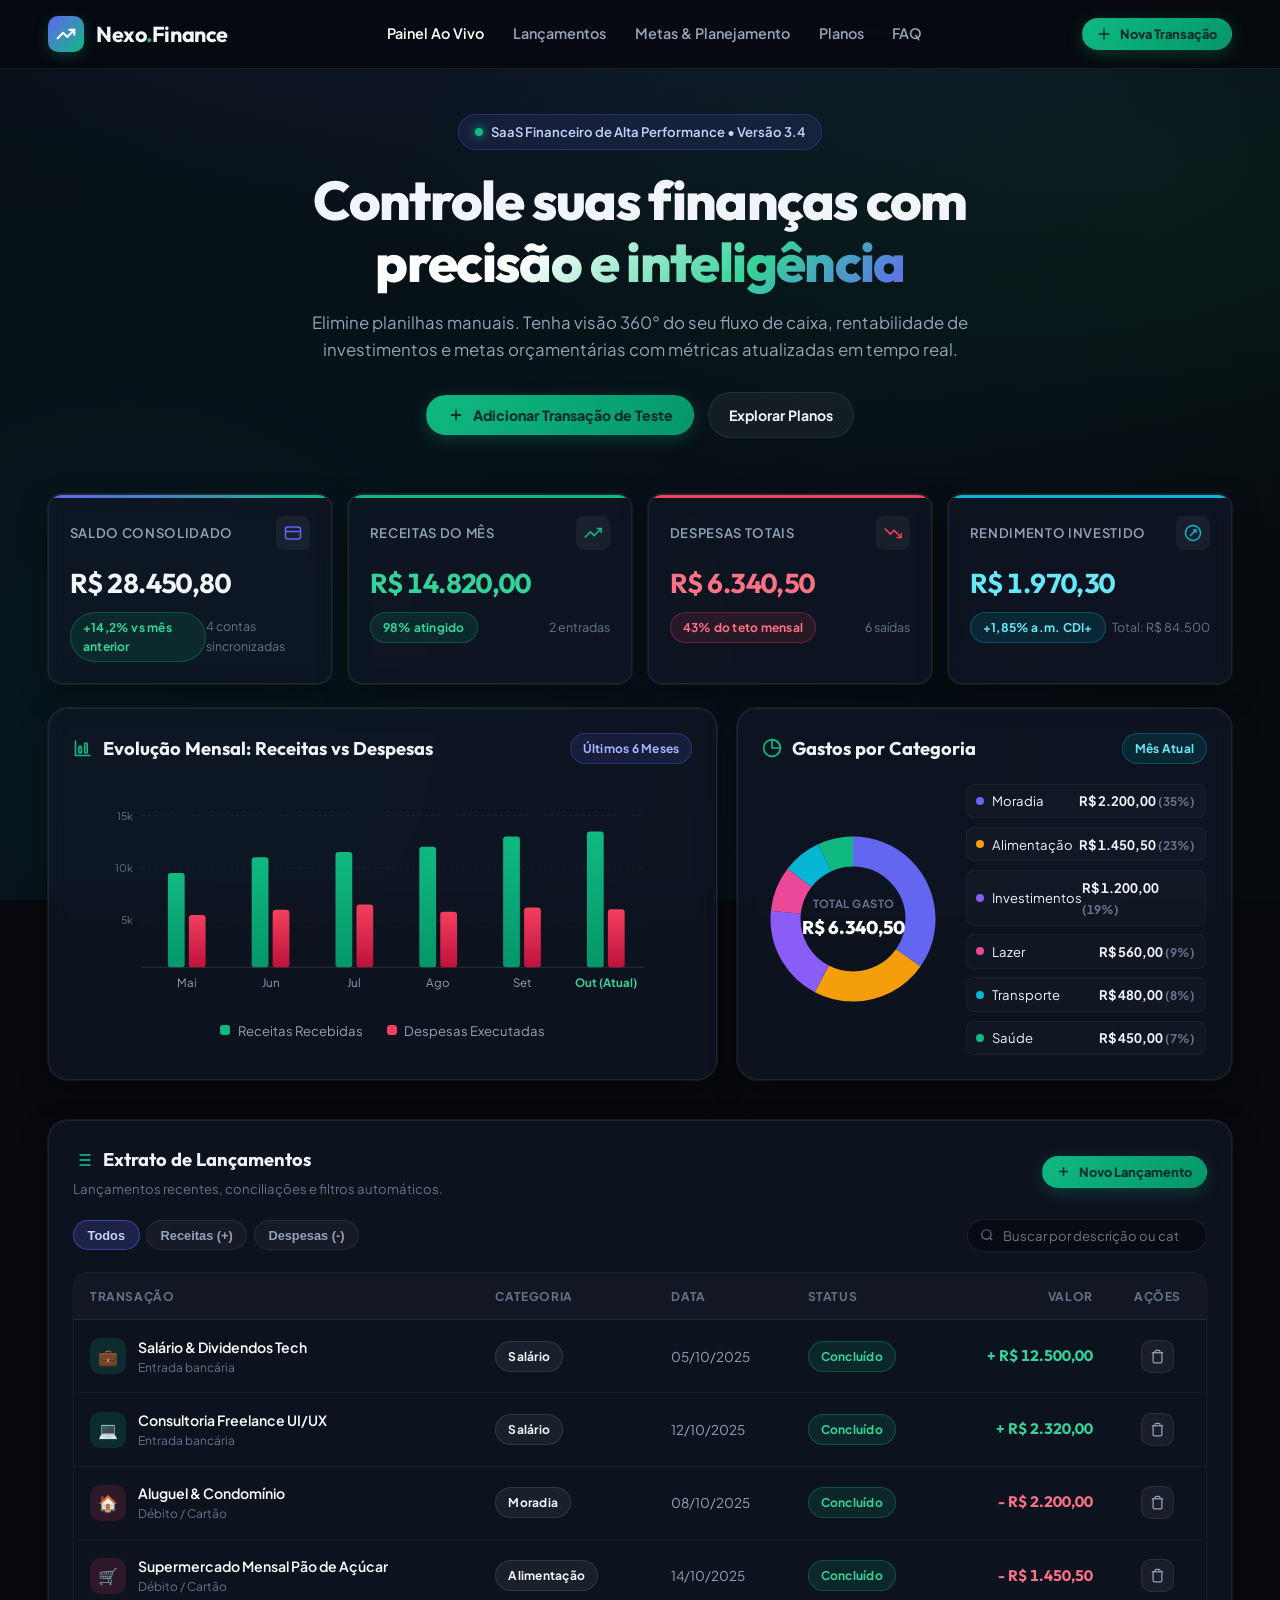
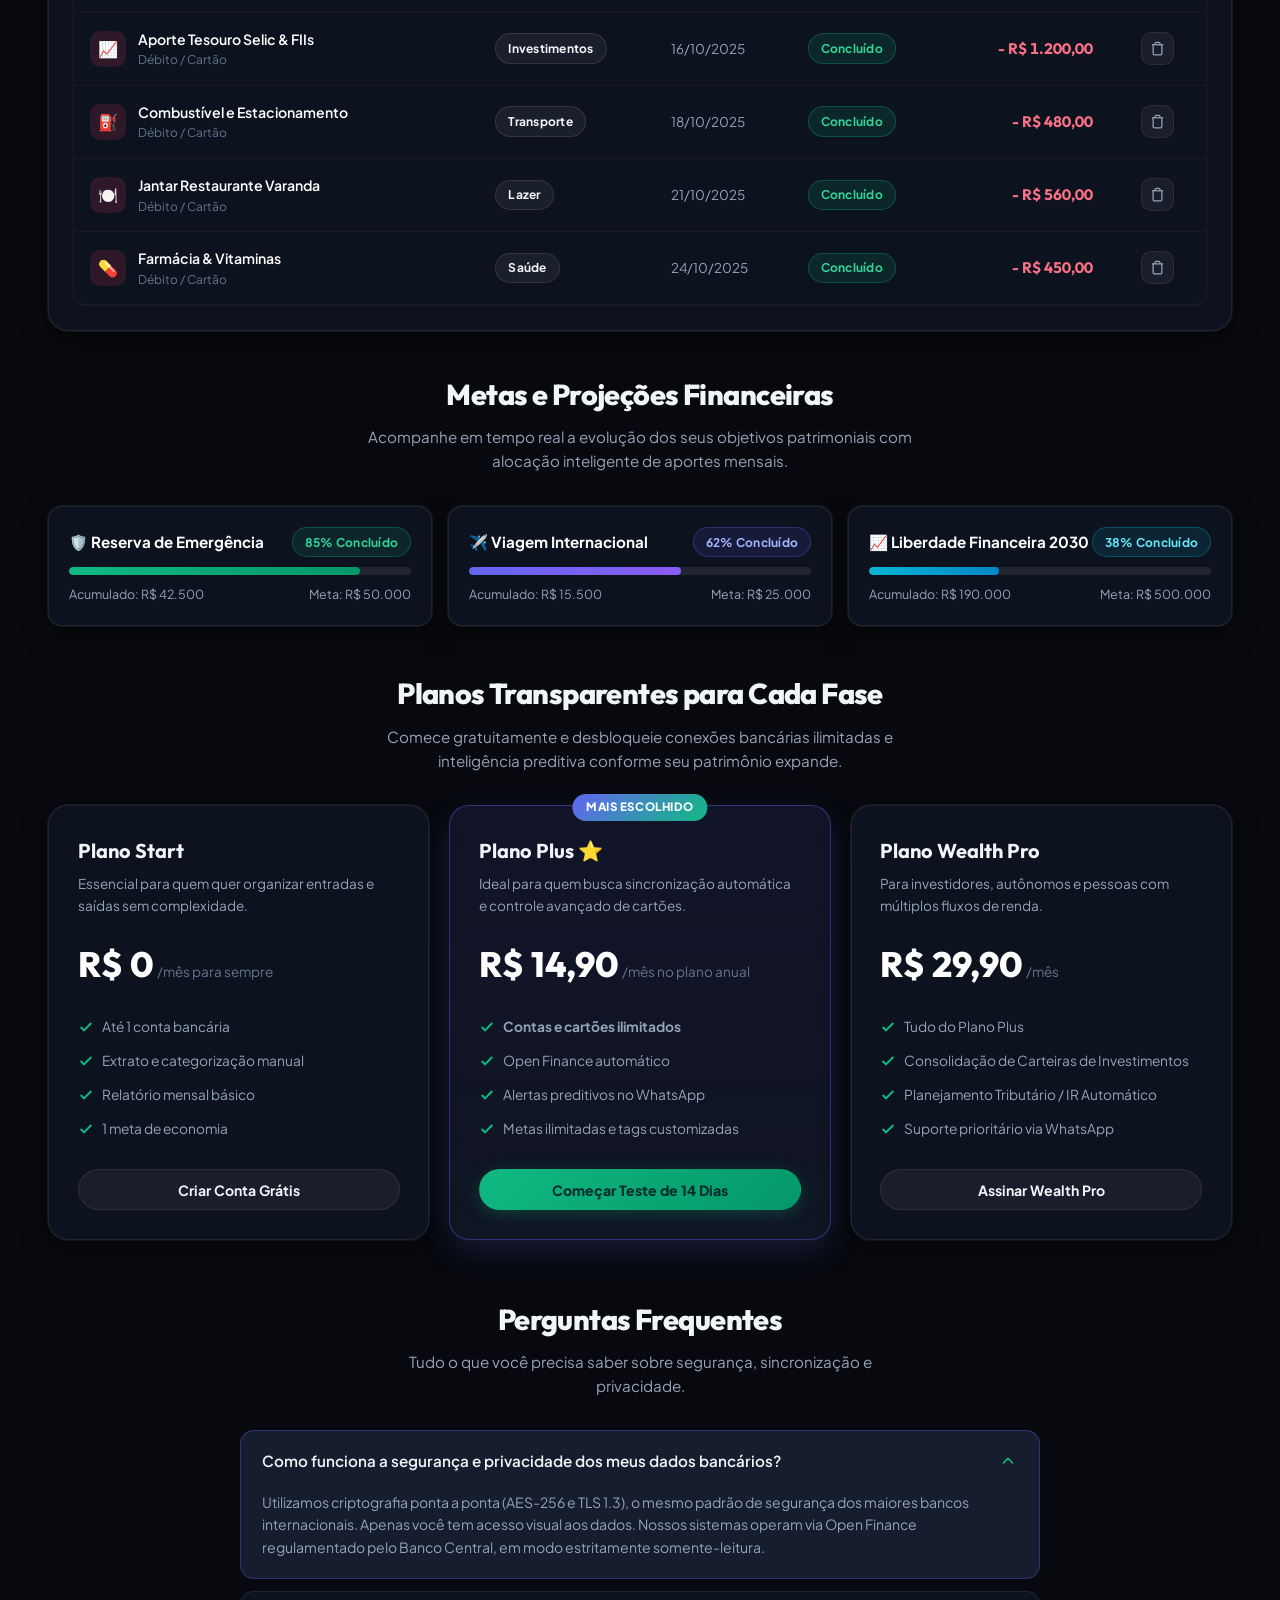
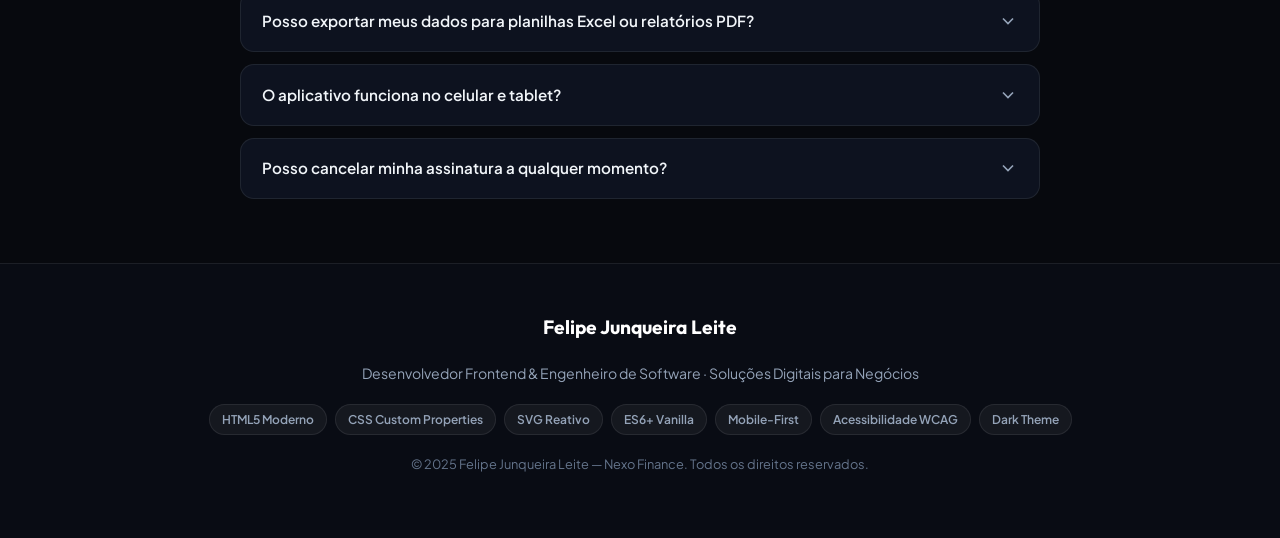
<file: projetos/app-financas-pessoais/index.html>
<!DOCTYPE html>
<html lang="pt-BR">
<head>
  <meta charset="UTF-8" />
  <meta name="viewport" content="width=device-width, initial-scale=1.0" />
  <title>Nexo Finance | Plataforma Inteligente de Finanças Pessoais</title>
  <meta name="description" content="Nexo Finance — Dashboard inteligente de finanças pessoais, controle diário de receitas, despesas, investimentos e metas financeiras com tecnologia de ponta." />
  
  <!-- Fonts -->
  <link rel="preconnect" href="https://fonts.googleapis.com" />
  <link rel="preconnect" href="https://fonts.gstatic.com" crossorigin />
  <link href="https://fonts.googleapis.com/css2?family=Outfit:wght@500;600;700;800&family=Plus+Jakarta+Sans:wght@400;500;600;700;800&display=swap" rel="stylesheet" />

  <style>
    :root {
      --bg: #07090e;
      --bg-surface: #0e131f;
      --bg-card: rgba(17, 24, 39, 0.7);
      --bg-card-hover: rgba(24, 33, 53, 0.85);
      --border: rgba(255, 255, 255, 0.08);
      --border-focus: rgba(99, 102, 241, 0.5);
      --text-main: #f1f5f9;
      --text-muted: #94a3b8;
      --text-dim: #64748b;
      
      --brand: #10b981;
      --brand-glow: rgba(16, 185, 129, 0.25);
      --accent-purple: #6366f1;
      --accent-purple-glow: rgba(99, 102, 241, 0.25);
      --accent-cyan: #06b6d4;
      --accent-rose: #f43f5e;
      --accent-amber: #f59e0b;
      
      --radius-sm: 8px;
      --radius-md: 14px;
      --radius-lg: 20px;
      --radius-full: 9999px;
      
      --shadow-card: 0 10px 30px -5px rgba(0, 0, 0, 0.5), 0 0 0 1px var(--border);
      --shadow-glow: 0 0 25px var(--brand-glow);
      --transition: all 0.2s cubic-bezier(0.16, 1, 0.3, 1);
    }

    * {
      box-sizing: border-box;
      margin: 0;
      padding: 0;
    }

    body {
      font-family: 'Plus Jakarta Sans', -apple-system, BlinkMacSystemFont, sans-serif;
      background-color: var(--bg);
      color: var(--text-main);
      line-height: 1.6;
      min-height: 100vh;
      overflow-x: hidden;
      background-image: 
        radial-gradient(ellipse 80% 50% at 50% -20%, rgba(99, 102, 241, 0.15), transparent),
        radial-gradient(ellipse 60% 40% at 90% 20%, rgba(16, 185, 129, 0.1), transparent),
        radial-gradient(circle at 10% 80%, rgba(6, 182, 212, 0.08), transparent);
      background-attachment: fixed;
    }

    /* Container */
    .container {
      width: min(1200px, calc(100% - 2rem));
      margin: 0 auto;
      padding: 0 0.5rem;
    }

    /* Header / Navbar */
    .header {
      position: sticky;
      top: 0;
      z-index: 50;
      background: rgba(7, 9, 14, 0.85);
      backdrop-filter: blur(16px);
      -webkit-backdrop-filter: blur(16px);
      border-bottom: 1px solid var(--border);
      padding: 1rem 0;
    }

    .header-inner {
      display: flex;
      align-items: center;
      justify-content: space-between;
      gap: 1.5rem;
    }

    .brand-logo {
      display: flex;
      align-items: center;
      gap: 0.75rem;
      text-decoration: none;
      color: var(--text-main);
      font-family: 'Outfit', sans-serif;
      font-size: 1.35rem;
      font-weight: 700;
      letter-spacing: -0.02em;
    }

    .brand-icon {
      width: 36px;
      height: 36px;
      border-radius: 10px;
      background: linear-gradient(135deg, var(--accent-purple), var(--brand));
      display: flex;
      align-items: center;
      justify-content: center;
      box-shadow: 0 4px 14px var(--brand-glow);
    }

    .brand-icon svg {
      width: 20px;
      height: 20px;
      stroke: #fff;
    }

    .nav-links {
      display: none;
      align-items: center;
      gap: 1.8rem;
    }

    @media (min-width: 860px) {
      .nav-links {
        display: flex;
      }
    }

    .nav-link {
      color: var(--text-muted);
      text-decoration: none;
      font-size: 0.9rem;
      font-weight: 600;
      transition: var(--transition);
      display: flex;
      align-items: center;
      gap: 0.35rem;
    }

    .nav-link:hover,
    .nav-link.active {
      color: #fff;
    }

    .nav-actions {
      display: flex;
      align-items: center;
      gap: 0.75rem;
    }

    /* Buttons */
    .btn {
      display: inline-flex;
      align-items: center;
      justify-content: center;
      gap: 0.5rem;
      padding: 0.65rem 1.25rem;
      font-size: 0.88rem;
      font-weight: 700;
      border-radius: var(--radius-full);
      cursor: pointer;
      text-decoration: none;
      transition: var(--transition);
      border: 1px solid transparent;
      white-space: nowrap;
      font-family: inherit;
    }

    .btn:active {
      transform: scale(0.98);
    }

    .btn-primary {
      background: linear-gradient(135deg, #10b981, #059669);
      color: #042f2e;
      font-weight: 800;
      box-shadow: 0 4px 16px var(--brand-glow);
    }

    .btn-primary:hover {
      box-shadow: 0 6px 22px rgba(16, 185, 129, 0.4);
      transform: translateY(-1px);
      filter: brightness(1.08);
    }

    .btn-secondary {
      background: rgba(255, 255, 255, 0.05);
      border-color: var(--border);
      color: var(--text-main);
    }

    .btn-secondary:hover {
      background: rgba(255, 255, 255, 0.1);
      border-color: rgba(255, 255, 255, 0.2);
    }

    .btn-accent {
      background: linear-gradient(135deg, var(--accent-purple), #4f46e5);
      color: #fff;
      box-shadow: 0 4px 16px var(--accent-purple-glow);
    }

    .btn-accent:hover {
      box-shadow: 0 6px 20px rgba(99, 102, 241, 0.45);
      transform: translateY(-1px);
    }

    .btn-sm {
      padding: 0.45rem 0.85rem;
      font-size: 0.8rem;
    }

    .btn-icon {
      padding: 0.5rem;
      border-radius: 10px;
      background: rgba(255, 255, 255, 0.05);
      border: 1px solid var(--border);
      color: var(--text-muted);
      cursor: pointer;
      transition: var(--transition);
      display: inline-flex;
      align-items: center;
      justify-content: center;
    }

    .btn-icon:hover {
      color: var(--text-main);
      background: rgba(255, 255, 255, 0.12);
      border-color: rgba(255, 255, 255, 0.25);
    }

    /* Badges */
    .badge {
      display: inline-flex;
      align-items: center;
      gap: 0.4rem;
      padding: 0.3rem 0.75rem;
      border-radius: var(--radius-full);
      font-size: 0.75rem;
      font-weight: 700;
      letter-spacing: 0.02em;
    }

    .badge-success {
      background: rgba(16, 185, 129, 0.12);
      color: #34d399;
      border: 1px solid rgba(16, 185, 129, 0.3);
    }

    .badge-danger {
      background: rgba(244, 63, 94, 0.12);
      color: #fb7185;
      border: 1px solid rgba(244, 63, 94, 0.3);
    }

    .badge-purple {
      background: rgba(99, 102, 241, 0.12);
      color: #a5b4fc;
      border: 1px solid rgba(99, 102, 241, 0.3);
    }

    .badge-cyan {
      background: rgba(6, 182, 212, 0.12);
      color: #67e8f9;
      border: 1px solid rgba(6, 182, 212, 0.3);
    }

    /* Hero Section */
    .hero {
      padding: 2.8rem 0 1.5rem;
      text-align: center;
    }

    .hero-pill {
      display: inline-flex;
      align-items: center;
      gap: 0.5rem;
      background: rgba(99, 102, 241, 0.12);
      border: 1px solid rgba(99, 102, 241, 0.25);
      padding: 0.4rem 1rem;
      border-radius: var(--radius-full);
      font-size: 0.82rem;
      font-weight: 600;
      color: #c7d2fe;
      margin-bottom: 1.2rem;
    }

    .hero-pill .pulse-dot {
      width: 8px;
      height: 8px;
      background: #10b981;
      border-radius: 50%;
      box-shadow: 0 0 10px #10b981;
      animation: pulse 2s infinite;
    }

    @keyframes pulse {
      0%, 100% { opacity: 1; transform: scale(1); }
      50% { opacity: 0.4; transform: scale(0.85); }
    }

    .hero h1 {
      font-family: 'Outfit', sans-serif;
      font-size: clamp(2.1rem, 5vw, 3.4rem);
      font-weight: 800;
      line-height: 1.15;
      letter-spacing: -0.03em;
      margin-bottom: 1rem;
      max-width: 22ch;
      margin-left: auto;
      margin-right: auto;
    }

    .text-gradient {
      background: linear-gradient(135deg, #ffffff 30%, #34d399 70%, #6366f1 100%);
      -webkit-background-clip: text;
      -webkit-text-fill-color: transparent;
    }

    .hero-lead {
      color: var(--text-muted);
      font-size: 1.05rem;
      max-width: 62ch;
      margin: 0 auto 1.8rem;
    }

    .hero-cta {
      display: flex;
      align-items: center;
      justify-content: center;
      gap: 0.85rem;
      flex-wrap: wrap;
      margin-bottom: 2rem;
    }

    /* Cards & Stats Grid */
    .kpi-grid {
      display: grid;
      grid-template-columns: 1fr;
      gap: 1rem;
      margin-bottom: 1.5rem;
    }

    @media (min-width: 600px) {
      .kpi-grid {
        grid-template-columns: repeat(2, 1fr);
      }
    }

    @media (min-width: 1024px) {
      .kpi-grid {
        grid-template-columns: repeat(4, 1fr);
      }
    }

    .kpi-card {
      background: var(--bg-card);
      border: 1px solid var(--border);
      border-radius: var(--radius-md);
      padding: 1.3rem;
      backdrop-filter: blur(12px);
      box-shadow: var(--shadow-card);
      transition: var(--transition);
      position: relative;
      overflow: hidden;
    }

    .kpi-card:hover {
      transform: translateY(-3px);
      border-color: rgba(255, 255, 255, 0.15);
      background: var(--bg-card-hover);
    }

    .kpi-card::before {
      content: '';
      position: absolute;
      top: 0;
      left: 0;
      width: 100%;
      height: 3px;
      background: transparent;
      transition: var(--transition);
    }

    .kpi-card.saldo::before { background: linear-gradient(90deg, #6366f1, #10b981); }
    .kpi-card.receita::before { background: #10b981; }
    .kpi-card.despesa::before { background: #f43f5e; }
    .kpi-card.invest::before { background: #06b6d4; }

    .kpi-header {
      display: flex;
      align-items: center;
      justify-content: space-between;
      margin-bottom: 0.8rem;
    }

    .kpi-title {
      font-size: 0.82rem;
      font-weight: 600;
      color: var(--text-muted);
      text-transform: uppercase;
      letter-spacing: 0.05em;
    }

    .kpi-icon {
      width: 34px;
      height: 34px;
      border-radius: 8px;
      display: flex;
      align-items: center;
      justify-content: center;
      background: rgba(255, 255, 255, 0.05);
    }

    .kpi-icon svg {
      width: 18px;
      height: 18px;
    }

    .kpi-value {
      font-family: 'Outfit', sans-serif;
      font-size: 1.7rem;
      font-weight: 700;
      letter-spacing: -0.02em;
      margin-bottom: 0.4rem;
      font-feature-settings: 'tnum';
    }

    .kpi-footer {
      display: flex;
      align-items: center;
      justify-content: space-between;
      font-size: 0.78rem;
      color: var(--text-dim);
    }

    /* Dashboard Main Interactive Grid */
    .dashboard-grid {
      display: grid;
      grid-template-columns: 1fr;
      gap: 1.25rem;
      margin-bottom: 2.5rem;
    }

    @media (min-width: 960px) {
      .dashboard-grid {
        grid-template-columns: 1.15fr 0.85fr;
      }
    }

    .panel-card {
      background: var(--bg-card);
      border: 1px solid var(--border);
      border-radius: var(--radius-lg);
      padding: 1.5rem;
      backdrop-filter: blur(12px);
      box-shadow: var(--shadow-card);
    }

    .panel-header {
      display: flex;
      align-items: center;
      justify-content: space-between;
      gap: 1rem;
      margin-bottom: 1.25rem;
      flex-wrap: wrap;
    }

    .panel-title {
      font-family: 'Outfit', sans-serif;
      font-size: 1.15rem;
      font-weight: 700;
      display: flex;
      align-items: center;
      gap: 0.6rem;
    }

    .panel-title svg {
      width: 20px;
      height: 20px;
      color: var(--brand);
    }

    /* Charts UI */
    .chart-container {
      position: relative;
      width: 100%;
      min-height: 240px;
      display: flex;
      flex-direction: column;
      justify-content: center;
    }

    .bar-chart-svg {
      width: 100%;
      height: 220px;
      overflow: visible;
    }

    .bar-rect {
      transition: height 0.4s cubic-bezier(0.16, 1, 0.3, 1), y 0.4s cubic-bezier(0.16, 1, 0.3, 1), opacity 0.2s ease;
      cursor: pointer;
    }

    .bar-rect:hover {
      filter: brightness(1.2);
    }

    .chart-legend {
      display: flex;
      align-items: center;
      justify-content: center;
      gap: 1.5rem;
      margin-top: 1rem;
      font-size: 0.82rem;
      color: var(--text-muted);
    }

    .legend-item {
      display: flex;
      align-items: center;
      gap: 0.45rem;
    }

    .legend-dot {
      width: 10px;
      height: 10px;
      border-radius: 3px;
    }

    /* Donut Chart Layout */
    .donut-wrapper {
      display: flex;
      flex-direction: column;
      align-items: center;
      gap: 1.25rem;
    }

    @media (min-width: 520px) {
      .donut-wrapper {
        flex-direction: row;
        align-items: center;
        justify-content: space-around;
      }
    }

    .donut-svg-box {
      position: relative;
      width: 180px;
      height: 180px;
      flex-shrink: 0;
    }

    .donut-svg {
      width: 100%;
      height: 100%;
      transform: rotate(-90deg);
    }

    .donut-circle-bg {
      fill: none;
      stroke: rgba(255, 255, 255, 0.05);
      stroke-width: 20;
    }

    .donut-segment {
      fill: none;
      stroke-width: 20;
      transition: stroke-dasharray 0.6s cubic-bezier(0.16, 1, 0.3, 1), stroke-dashoffset 0.6s cubic-bezier(0.16, 1, 0.3, 1), stroke 0.2s;
      cursor: pointer;
    }

    .donut-segment:hover {
      stroke-width: 24;
      filter: brightness(1.15);
    }

    .donut-center-info {
      position: absolute;
      top: 50%;
      left: 50%;
      transform: translate(-50%, -50%);
      text-align: center;
      pointer-events: none;
    }

    .donut-center-label {
      font-size: 0.7rem;
      color: var(--text-dim);
      text-transform: uppercase;
      font-weight: 700;
      letter-spacing: 0.04em;
    }

    .donut-center-val {
      font-family: 'Outfit', sans-serif;
      font-size: 1.15rem;
      font-weight: 800;
      color: #fff;
    }

    .category-list {
      display: flex;
      flex-direction: column;
      gap: 0.55rem;
      width: 100%;
      max-width: 240px;
    }

    .cat-item {
      display: flex;
      align-items: center;
      justify-content: space-between;
      font-size: 0.82rem;
      padding: 0.35rem 0.6rem;
      border-radius: var(--radius-sm);
      background: rgba(255, 255, 255, 0.02);
      border: 1px solid rgba(255, 255, 255, 0.04);
      transition: var(--transition);
    }

    .cat-item:hover {
      background: rgba(255, 255, 255, 0.06);
    }

    .cat-info {
      display: flex;
      align-items: center;
      gap: 0.5rem;
    }

    .cat-color {
      width: 8px;
      height: 8px;
      border-radius: 50%;
      flex-shrink: 0;
    }

    .cat-val {
      font-weight: 700;
      color: var(--text-main);
      font-feature-settings: 'tnum';
    }

    /* Transactions Section */
    .transactions-card {
      background: var(--bg-card);
      border: 1px solid var(--border);
      border-radius: var(--radius-lg);
      padding: 1.5rem;
      backdrop-filter: blur(12px);
      box-shadow: var(--shadow-card);
      margin-bottom: 2.5rem;
    }

    .tx-toolbar {
      display: flex;
      flex-direction: column;
      gap: 0.8rem;
      margin-bottom: 1.25rem;
    }

    @media (min-width: 768px) {
      .tx-toolbar {
        flex-direction: row;
        align-items: center;
        justify-content: space-between;
      }
    }

    .tx-filters {
      display: flex;
      gap: 0.4rem;
      flex-wrap: wrap;
    }

    .filter-btn {
      background: rgba(255, 255, 255, 0.04);
      border: 1px solid var(--border);
      color: var(--text-muted);
      padding: 0.4rem 0.85rem;
      border-radius: var(--radius-full);
      font-size: 0.8rem;
      font-weight: 600;
      cursor: pointer;
      transition: var(--transition);
    }

    .filter-btn:hover {
      color: #fff;
      background: rgba(255, 255, 255, 0.08);
    }

    .filter-btn.active {
      background: rgba(99, 102, 241, 0.2);
      border-color: rgba(99, 102, 241, 0.5);
      color: #c7d2fe;
    }

    .tx-search-box {
      position: relative;
      min-width: 240px;
    }

    .tx-search-input {
      width: 100%;
      background: rgba(0, 0, 0, 0.35);
      border: 1px solid var(--border);
      padding: 0.45rem 0.85rem 0.45rem 2.2rem;
      border-radius: var(--radius-full);
      font-size: 0.82rem;
      color: #fff;
      outline: none;
      transition: var(--transition);
      font-family: inherit;
    }

    .tx-search-input:focus {
      border-color: var(--accent-purple);
      box-shadow: 0 0 0 2px rgba(99, 102, 241, 0.2);
    }

    .tx-search-icon {
      position: absolute;
      left: 0.8rem;
      top: 50%;
      transform: translateY(-50%);
      width: 14px;
      height: 14px;
      color: var(--text-dim);
      pointer-events: none;
    }

    /* Transaction Table */
    .table-container {
      width: 100%;
      overflow-x: auto;
      border-radius: var(--radius-md);
      border: 1px solid rgba(255, 255, 255, 0.05);
    }

    .tx-table {
      width: 100%;
      border-collapse: collapse;
      text-align: left;
      font-size: 0.88rem;
    }

    .tx-table th {
      background: rgba(255, 255, 255, 0.02);
      color: var(--text-dim);
      font-weight: 700;
      font-size: 0.75rem;
      text-transform: uppercase;
      letter-spacing: 0.05em;
      padding: 0.85rem 1rem;
      border-bottom: 1px solid var(--border);
      white-space: nowrap;
    }

    .tx-table td {
      padding: 0.95rem 1rem;
      border-bottom: 1px solid rgba(255, 255, 255, 0.04);
      vertical-align: middle;
      white-space: nowrap;
    }

    .tx-table tr {
      transition: var(--transition);
    }

    .tx-table tr:hover {
      background: rgba(255, 255, 255, 0.03);
    }

    .tx-item-desc {
      display: flex;
      align-items: center;
      gap: 0.75rem;
    }

    .tx-avatar {
      width: 36px;
      height: 36px;
      border-radius: 10px;
      display: flex;
      align-items: center;
      justify-content: center;
      flex-shrink: 0;
      font-size: 1rem;
    }

    .tx-meta-title {
      font-weight: 600;
      color: #fff;
    }

    .tx-meta-sub {
      font-size: 0.75rem;
      color: var(--text-dim);
    }

    .tx-amount {
      font-family: 'Outfit', sans-serif;
      font-weight: 700;
      font-feature-settings: 'tnum';
      font-size: 0.95rem;
    }

    .tx-amount.pos {
      color: #34d399;
    }

    .tx-amount.neg {
      color: #fb7185;
    }

    /* Goals / Metas Section */
    .goals-section {
      margin-bottom: 2.8rem;
    }

    .section-header {
      text-align: center;
      margin-bottom: 2rem;
    }

    .section-title {
      font-family: 'Outfit', sans-serif;
      font-size: 1.8rem;
      font-weight: 800;
      letter-spacing: -0.02em;
      margin-bottom: 0.5rem;
    }

    .section-lead {
      color: var(--text-muted);
      font-size: 0.95rem;
      max-width: 50ch;
      margin: 0 auto;
    }

    .goals-grid {
      display: grid;
      grid-template-columns: 1fr;
      gap: 1rem;
    }

    @media (min-width: 640px) {
      .goals-grid {
        grid-template-columns: repeat(3, 1fr);
      }
    }

    .goal-card {
      background: var(--bg-card);
      border: 1px solid var(--border);
      border-radius: var(--radius-md);
      padding: 1.25rem;
      box-shadow: var(--shadow-card);
      transition: var(--transition);
    }

    .goal-card:hover {
      transform: translateY(-2px);
      border-color: rgba(255, 255, 255, 0.15);
    }

    .goal-top {
      display: flex;
      justify-content: space-between;
      align-items: center;
      margin-bottom: 0.6rem;
    }

    .goal-name {
      font-weight: 700;
      font-size: 0.95rem;
      color: #fff;
    }

    .goal-bar-bg {
      width: 100%;
      height: 8px;
      background: rgba(255, 255, 255, 0.08);
      border-radius: var(--radius-full);
      overflow: hidden;
      margin: 0.6rem 0;
    }

    .goal-bar-fill {
      height: 100%;
      border-radius: var(--radius-full);
      transition: width 0.8s ease;
    }

    .goal-meta {
      display: flex;
      justify-content: space-between;
      font-size: 0.78rem;
      color: var(--text-muted);
    }

    /* Plans Section */
    .plans-section {
      margin-bottom: 3.5rem;
    }

    .plans-grid {
      display: grid;
      grid-template-columns: 1fr;
      gap: 1.25rem;
      margin-top: 1.5rem;
    }

    @media (min-width: 860px) {
      .plans-grid {
        grid-template-columns: repeat(3, 1fr);
      }
    }

    .plan-card {
      background: var(--bg-card);
      border: 1px solid var(--border);
      border-radius: var(--radius-lg);
      padding: 1.8rem;
      position: relative;
      display: flex;
      flex-direction: column;
      transition: var(--transition);
      box-shadow: var(--shadow-card);
    }

    .plan-card:hover {
      transform: translateY(-4px);
      border-color: rgba(255, 255, 255, 0.18);
    }

    .plan-card.featured {
      background: linear-gradient(180deg, rgba(99, 102, 241, 0.12) 0%, rgba(17, 24, 39, 0.85) 100%);
      border-color: rgba(99, 102, 241, 0.4);
      box-shadow: 0 10px 35px -5px rgba(99, 102, 241, 0.25);
    }

    .featured-tag {
      position: absolute;
      top: -12px;
      left: 50%;
      transform: translateX(-50%);
      background: linear-gradient(135deg, var(--accent-purple), var(--brand));
      color: #fff;
      font-size: 0.72rem;
      font-weight: 800;
      padding: 0.25rem 0.85rem;
      border-radius: var(--radius-full);
      text-transform: uppercase;
      letter-spacing: 0.05em;
    }

    .plan-title {
      font-family: 'Outfit', sans-serif;
      font-size: 1.25rem;
      font-weight: 700;
      margin-bottom: 0.4rem;
    }

    .plan-desc {
      color: var(--text-muted);
      font-size: 0.85rem;
      margin-bottom: 1.2rem;
    }

    .plan-price-box {
      margin-bottom: 1.5rem;
    }

    .plan-price {
      font-family: 'Outfit', sans-serif;
      font-size: 2.2rem;
      font-weight: 800;
      color: #fff;
    }

    .plan-period {
      font-size: 0.85rem;
      color: var(--text-dim);
    }

    .plan-features {
      list-style: none;
      display: flex;
      flex-direction: column;
      gap: 0.75rem;
      margin-bottom: 1.8rem;
      flex-grow: 1;
    }

    .plan-feature-item {
      display: flex;
      align-items: center;
      gap: 0.5rem;
      font-size: 0.86rem;
      color: var(--text-muted);
    }

    .plan-feature-item svg {
      width: 16px;
      height: 16px;
      color: var(--brand);
      flex-shrink: 0;
    }

    /* FAQ Details */
    .faq-section {
      margin-bottom: 3.5rem;
    }

    .faq-list {
      max-width: 800px;
      margin: 0 auto;
      display: flex;
      flex-direction: column;
      gap: 0.75rem;
    }

    .faq-item {
      background: var(--bg-card);
      border: 1px solid var(--border);
      border-radius: var(--radius-md);
      overflow: hidden;
      transition: var(--transition);
    }

    .faq-item[open] {
      border-color: rgba(99, 102, 241, 0.35);
      background: var(--bg-card-hover);
    }

    .faq-summary {
      padding: 1.1rem 1.3rem;
      font-weight: 600;
      font-size: 0.95rem;
      cursor: pointer;
      display: flex;
      justify-content: space-between;
      align-items: center;
      user-select: none;
      color: var(--text-main);
      list-style: none;
    }

    .faq-summary::-webkit-details-marker {
      display: none;
    }

    .faq-icon {
      width: 20px;
      height: 20px;
      transition: transform 0.25s ease;
      color: var(--text-muted);
    }

    .faq-item[open] .faq-icon {
      transform: rotate(180deg);
      color: var(--brand);
    }

    .faq-content {
      padding: 0 1.3rem 1.2rem;
      font-size: 0.88rem;
      color: var(--text-muted);
      line-height: 1.6;
    }

    /* Footer */
    .footer {
      border-top: 1px solid var(--border);
      background: rgba(10, 14, 23, 0.7);
      padding: 3rem 0 2rem;
      margin-top: 4rem;
      text-align: center;
    }

    .footer-content {
      display: flex;
      flex-direction: column;
      align-items: center;
      gap: 1.2rem;
      margin-bottom: 2rem;
    }

    .footer-author {
      font-family: 'Outfit', sans-serif;
      font-size: 1.2rem;
      font-weight: 700;
      color: #fff;
    }

    .footer-role {
      font-size: 0.88rem;
      color: var(--text-muted);
    }

    .footer-badges {
      display: flex;
      flex-wrap: wrap;
      justify-content: center;
      gap: 0.5rem;
    }

    .tech-pill {
      background: rgba(255, 255, 255, 0.05);
      border: 1px solid var(--border);
      padding: 0.3rem 0.75rem;
      border-radius: var(--radius-full);
      font-size: 0.75rem;
      font-weight: 600;
      color: var(--text-muted);
    }

    .footer-copy {
      font-size: 0.8rem;
      color: var(--text-dim);
    }

    /* Modal Dialog */
    dialog:modal {
      overscroll-behavior: contain;
    }

    dialog::backdrop {
      overflow: hidden;
      overscroll-behavior: contain;
      background: rgba(3, 5, 9, 0.8);
      backdrop-filter: blur(8px);
      -webkit-backdrop-filter: blur(8px);
    }

    .modal-box {
      border: 1px solid var(--border);
      border-radius: var(--radius-lg);
      background: #0d121e;
      color: var(--text-main);
      padding: 1.8rem;
      width: min(480px, calc(100% - 2rem));
      margin: auto;
      box-shadow: 0 25px 50px -12px rgba(0, 0, 0, 0.75);
    }

    .modal-header {
      display: flex;
      align-items: center;
      justify-content: space-between;
      margin-bottom: 1.5rem;
    }

    .modal-title {
      font-family: 'Outfit', sans-serif;
      font-size: 1.25rem;
      font-weight: 700;
    }

    .modal-form {
      display: flex;
      flex-direction: column;
      gap: 1.1rem;
    }

    .form-group {
      display: flex;
      flex-direction: column;
      gap: 0.4rem;
    }

    .form-label {
      font-size: 0.82rem;
      font-weight: 600;
      color: var(--text-muted);
    }

    .type-toggle {
      display: grid;
      grid-template-columns: 1fr 1fr;
      gap: 0.5rem;
      background: rgba(0, 0, 0, 0.3);
      padding: 0.25rem;
      border-radius: var(--radius-md);
      border: 1px solid var(--border);
    }

    .type-btn {
      padding: 0.55rem;
      border: none;
      background: transparent;
      color: var(--text-muted);
      border-radius: var(--radius-sm);
      font-weight: 700;
      font-size: 0.85rem;
      cursor: pointer;
      transition: var(--transition);
      display: flex;
      align-items: center;
      justify-content: center;
      gap: 0.4rem;
      font-family: inherit;
    }

    .type-btn.active.despesa {
      background: rgba(244, 63, 94, 0.2);
      color: #fb7185;
      border: 1px solid rgba(244, 63, 94, 0.4);
    }

    .type-btn.active.receita {
      background: rgba(16, 185, 129, 0.2);
      color: #34d399;
      border: 1px solid rgba(16, 185, 129, 0.4);
    }

    .input-field,
    .select-field {
      background: rgba(0, 0, 0, 0.4);
      border: 1px solid var(--border);
      border-radius: var(--radius-sm);
      padding: 0.65rem 0.9rem;
      color: #fff;
      font-size: 0.9rem;
      font-family: inherit;
      outline: none;
      transition: var(--transition);
      width: 100%;
    }

    .input-field:focus,
    .select-field:focus {
      border-color: var(--accent-purple);
      box-shadow: 0 0 0 2px rgba(99, 102, 241, 0.25);
    }

    .form-row-2 {
      display: grid;
      grid-template-columns: 1fr 1fr;
      gap: 0.8rem;
    }

    .modal-actions {
      display: flex;
      align-items: center;
      justify-content: flex-end;
      gap: 0.75rem;
      margin-top: 0.5rem;
    }

    /* Toast Notification */
    .toast-container {
      position: fixed;
      bottom: 1.5rem;
      right: 1.5rem;
      z-index: 100;
      display: flex;
      flex-direction: column;
      gap: 0.6rem;
      pointer-events: none;
    }

    .toast {
      pointer-events: auto;
      background: #111827;
      border: 1px solid var(--border);
      color: #fff;
      padding: 0.85rem 1.2rem;
      border-radius: var(--radius-md);
      box-shadow: 0 10px 25px rgba(0, 0, 0, 0.6);
      display: flex;
      align-items: center;
      gap: 0.75rem;
      font-size: 0.88rem;
      font-weight: 600;
      animation: toastIn 0.3s cubic-bezier(0.16, 1, 0.3, 1) forwards;
      max-width: 380px;
    }

    .toast.success {
      border-left: 4px solid #10b981;
    }

    .toast.info {
      border-left: 4px solid var(--accent-purple);
    }

    .toast.danger {
      border-left: 4px solid var(--accent-rose);
    }

    @keyframes toastIn {
      from { transform: translateY(20px) scale(0.95); opacity: 0; }
      to { transform: translateY(0) scale(1); opacity: 1; }
    }

    @keyframes toastOut {
      from { transform: translateY(0) scale(1); opacity: 1; }
      to { transform: translateY(20px) scale(0.95); opacity: 0; }
    }
  </style>
</head>
<body>

  <!-- Top Navbar -->
  <header class="header">
    <div class="container header-inner">
      <a href="#" class="brand-logo" aria-label="Nexo Finance Página Inicial">
        <div class="brand-icon">
          <svg viewBox="0 0 24 24" fill="none" stroke="currentColor" stroke-width="2.5" stroke-linecap="round" stroke-linejoin="round">
            <polyline points="22 7 13.5 15.5 8.5 10.5 2 17"></polyline>
            <polyline points="16 7 22 7 22 13"></polyline>
          </svg>
        </div>
        <span>Nexo<span style="color:var(--brand)">.</span>Finance</span>
      </a>

      <nav class="nav-links" aria-label="Navegação Principal">
        <a href="#dashboard" class="nav-link active">Painel Ao Vivo</a>
        <a href="#transacoes" class="nav-link">Lançamentos</a>
        <a href="#metas" class="nav-link">Metas & Planejamento</a>
        <a href="#planos" class="nav-link">Planos</a>
        <a href="#faq" class="nav-link">FAQ</a>
      </nav>

      <div class="nav-actions">
        <button type="button" class="btn btn-primary btn-sm" id="btn-open-modal" aria-haspopup="dialog">
          <svg width="16" height="16" viewBox="0 0 24 24" fill="none" stroke="currentColor" stroke-width="2.5" stroke-linecap="round" stroke-linejoin="round">
            <line x1="12" y1="5" x2="12" y2="19"></line>
            <line x1="5" y1="12" x2="19" y2="12"></line>
          </svg>
          Nova Transação
        </button>
      </div>
    </div>
  </header>

  <main class="container" id="dashboard">
    <!-- Hero / Intro -->
    <section class="hero">
      <div class="hero-pill">
        <span class="pulse-dot"></span>
        SaaS Financeiro de Alta Performance • Versão 3.4
      </div>
      <h1>Controle suas finanças com <span class="text-gradient">precisão e inteligência</span></h1>
      <p class="hero-lead">
        Elimine planilhas manuais. Tenha visão 360° do seu fluxo de caixa, rentabilidade de investimentos e metas orçamentárias com métricas atualizadas em tempo real.
      </p>

      <div class="hero-cta">
        <button type="button" class="btn btn-primary" id="btn-hero-add">
          <svg width="18" height="18" viewBox="0 0 24 24" fill="none" stroke="currentColor" stroke-width="2.5"><line x1="12" y1="5" x2="12" y2="19"></line><line x1="5" y1="12" x2="19" y2="12"></line></svg>
          Adicionar Transação de Teste
        </button>
        <a href="#planos" class="btn btn-secondary">Explorar Planos</a>
      </div>
    </section>

    <!-- KPI Summary Cards (4 Cards) -->
    <section class="kpi-grid" aria-label="Resumo Financeiro">
      <!-- Card 1: Saldo Consolidado -->
      <article class="kpi-card saldo">
        <div class="kpi-header">
          <span class="kpi-title">Saldo Consolidado</span>
          <div class="kpi-icon" style="color: #6366f1;">
            <svg viewBox="0 0 24 24" fill="none" stroke="currentColor" stroke-width="2"><rect x="2" y="4" width="20" height="16" rx="3"></rect><line x1="2" y1="10" x2="22" y2="10"></line></svg>
          </div>
        </div>
        <div class="kpi-value" id="kpi-saldo">R$ 28.450,80</div>
        <div class="kpi-footer">
          <span class="badge badge-success">+14,2% vs mês anterior</span>
          <span>4 contas sincronizadas</span>
        </div>
      </article>

      <!-- Card 2: Receitas do Mês -->
      <article class="kpi-card receita">
        <div class="kpi-header">
          <span class="kpi-title">Receitas do Mês</span>
          <div class="kpi-icon" style="color: #10b981;">
            <svg viewBox="0 0 24 24" fill="none" stroke="currentColor" stroke-width="2"><polyline points="23 6 13.5 15.5 8.5 10.5 1 18"></polyline><polyline points="17 6 23 6 23 12"></polyline></svg>
          </div>
        </div>
        <div class="kpi-value" id="kpi-receitas" style="color: #34d399;">R$ 14.820,00</div>
        <div class="kpi-footer">
          <span class="badge badge-success">98% atingido</span>
          <span id="kpi-receitas-count">3 entradas</span>
        </div>
      </article>

      <!-- Card 3: Despesas do Mês -->
      <article class="kpi-card despesa">
        <div class="kpi-header">
          <span class="kpi-title">Despesas Totais</span>
          <div class="kpi-icon" style="color: #f43f5e;">
            <svg viewBox="0 0 24 24" fill="none" stroke="currentColor" stroke-width="2"><polyline points="23 18 13.5 8.5 8.5 13.5 1 6"></polyline><polyline points="17 18 23 18 23 12"></polyline></svg>
          </div>
        </div>
        <div class="kpi-value" id="kpi-despesas" style="color: #fb7185;">R$ 6.340,50</div>
        <div class="kpi-footer">
          <span class="badge badge-danger">43% do teto mensal</span>
          <span id="kpi-despesas-count">6 saídas</span>
        </div>
      </article>

      <!-- Card 4: Rendimentos & Investimentos -->
      <article class="kpi-card invest">
        <div class="kpi-header">
          <span class="kpi-title">Rendimento Investido</span>
          <div class="kpi-icon" style="color: #06b6d4;">
            <svg viewBox="0 0 24 24" fill="none" stroke="currentColor" stroke-width="2"><circle cx="12" cy="12" r="10"></circle><path d="M16 8l-8 8"></path><path d="M12 8h4v4"></path></svg>
          </div>
        </div>
        <div class="kpi-value" id="kpi-invest" style="color: #67e8f9;">R$ 1.970,30</div>
        <div class="kpi-footer">
          <span class="badge badge-cyan">+1,85% a.m. CDI+</span>
          <span>Total: R$ 84.500</span>
        </div>
      </article>
    </section>

    <!-- Interactive Charts Grid (Bar + Donut) -->
    <section class="dashboard-grid">
      <!-- Left: Monthly Flow SVG Bar Chart -->
      <article class="panel-card">
        <div class="panel-header">
          <h2 class="panel-title">
            <svg viewBox="0 0 24 24" fill="none" stroke="currentColor" stroke-width="2"><path d="M3 3v18h18"></path><rect x="7" y="10" width="3" height="8" rx="1"></rect><rect x="14" y="6" width="3" height="12" rx="1"></rect></svg>
            Evolução Mensal: Receitas vs Despesas
          </h2>
          <span class="badge badge-purple">Últimos 6 Meses</span>
        </div>

        <div class="chart-container">
          <!-- Responsive dynamic SVG Chart -->
          <svg class="bar-chart-svg" viewBox="0 0 540 210" id="monthly-bar-chart" aria-label="Gráfico de barras de fluxo financeiro">
            <defs>
              <linearGradient id="recGrad" x1="0" y1="0" x2="0" y2="1">
                <stop offset="0%" stop-color="#10b981" />
                <stop offset="100%" stop-color="#059669" />
              </linearGradient>
              <linearGradient id="despGrad" x1="0" y1="0" x2="0" y2="1">
                <stop offset="0%" stop-color="#f43f5e" />
                <stop offset="100%" stop-color="#be123c" />
              </linearGradient>
            </defs>

            <!-- Guide grid lines -->
            <line x1="40" y1="30" x2="520" y2="30" stroke="rgba(255,255,255,0.05)" stroke-dasharray="3 3" />
            <text x="32" y="34" fill="#64748b" font-size="10" text-anchor="end">15k</text>

            <line x1="40" y1="80" x2="520" y2="80" stroke="rgba(255,255,255,0.05)" stroke-dasharray="3 3" />
            <text x="32" y="84" fill="#64748b" font-size="10" text-anchor="end">10k</text>

            <line x1="40" y1="130" x2="520" y2="130" stroke="rgba(255,255,255,0.05)" stroke-dasharray="3 3" />
            <text x="32" y="134" fill="#64748b" font-size="10" text-anchor="end">5k</text>

            <line x1="40" y1="175" x2="520" y2="175" stroke="rgba(255,255,255,0.12)" />

            <!-- Bars groups (Mai a Out) -->
            <!-- Mai -->
            <rect class="bar-rect" x="65" y="85" width="16" height="90" rx="3" fill="url(#recGrad)"><title>Mai Receitas: R$ 9.800</title></rect>
            <rect class="bar-rect" x="85" y="125" width="16" height="50" rx="3" fill="url(#despGrad)"><title>Mai Despesas: R$ 5.200</title></rect>
            <text x="83" y="194" fill="#94a3b8" font-size="11" text-anchor="middle">Mai</text>

            <!-- Jun -->
            <rect class="bar-rect" x="145" y="70" width="16" height="105" rx="3" fill="url(#recGrad)"><title>Jun Receitas: R$ 11.200</title></rect>
            <rect class="bar-rect" x="165" y="120" width="16" height="55" rx="3" fill="url(#despGrad)"><title>Jun Despesas: R$ 5.800</title></rect>
            <text x="163" y="194" fill="#94a3b8" font-size="11" text-anchor="middle">Jun</text>

            <!-- Jul -->
            <rect class="bar-rect" x="225" y="65" width="16" height="110" rx="3" fill="url(#recGrad)"><title>Jul Receitas: R$ 12.000</title></rect>
            <rect class="bar-rect" x="245" y="115" width="16" height="60" rx="3" fill="url(#despGrad)"><title>Jul Despesas: R$ 6.100</title></rect>
            <text x="243" y="194" fill="#94a3b8" font-size="11" text-anchor="middle">Jul</text>

            <!-- Ago -->
            <rect class="bar-rect" x="305" y="60" width="16" height="115" rx="3" fill="url(#recGrad)"><title>Ago Receitas: R$ 12.500</title></rect>
            <rect class="bar-rect" x="325" y="122" width="16" height="53" rx="3" fill="url(#despGrad)"><title>Ago Despesas: R$ 5.400</title></rect>
            <text x="323" y="194" fill="#94a3b8" font-size="11" text-anchor="middle">Ago</text>

            <!-- Set -->
            <rect class="bar-rect" x="385" y="50" width="16" height="125" rx="3" fill="url(#recGrad)"><title>Set Receitas: R$ 13.400</title></rect>
            <rect class="bar-rect" x="405" y="118" width="16" height="57" rx="3" fill="url(#despGrad)"><title>Set Despesas: R$ 5.900</title></rect>
            <text x="403" y="194" fill="#94a3b8" font-size="11" text-anchor="middle">Set</text>

            <!-- Out (Current month - dynamic update target) -->
            <rect class="bar-rect" id="bar-current-rec" x="465" y="38" width="16" height="137" rx="3" fill="url(#recGrad)"><title>Out Receitas: R$ 14.820</title></rect>
            <rect class="bar-rect" id="bar-current-desp" x="485" y="112" width="16" height="63" rx="3" fill="url(#despGrad)"><title>Out Despesas: R$ 6.340</title></rect>
            <text x="483" y="194" fill="#34d399" font-weight="700" font-size="11" text-anchor="middle">Out (Atual)</text>
          </svg>

          <div class="chart-legend">
            <div class="legend-item">
              <span class="legend-dot" style="background:#10b981;"></span>
              <span>Receitas Recebidas</span>
            </div>
            <div class="legend-item">
              <span class="legend-dot" style="background:#f43f5e;"></span>
              <span>Despesas Executadas</span>
            </div>
          </div>
        </div>
      </article>

      <!-- Right: Donut Chart Category Breakdown -->
      <article class="panel-card">
        <div class="panel-header">
          <h2 class="panel-title">
            <svg viewBox="0 0 24 24" fill="none" stroke="currentColor" stroke-width="2"><circle cx="12" cy="12" r="10"></circle><path d="M12 2a10 10 0 0 1 10 10h-10z"></path></svg>
            Gastos por Categoria
          </h2>
          <span class="badge badge-cyan">Mês Atual</span>
        </div>

        <div class="donut-wrapper">
          <div class="donut-svg-box">
            <svg class="donut-svg" viewBox="0 0 120 120" id="donut-svg">
              <circle class="donut-circle-bg" cx="60" cy="60" r="45"></circle>
              <!-- Segments calculated via JS -->
              <g id="donut-segments-group"></g>
            </svg>
            <div class="donut-center-info">
              <div class="donut-center-label">Total Gasto</div>
              <div class="donut-center-val" id="donut-total-label">R$ 6.340</div>
            </div>
          </div>

          <div class="category-list" id="category-legend-list">
            <!-- Dynamically populated categories -->
          </div>
        </div>
      </article>
    </section>

    <!-- Transactions List & Toolbar -->
    <section class="transactions-card" id="transacoes">
      <div class="panel-header">
        <div>
          <h2 class="panel-title">
            <svg viewBox="0 0 24 24" fill="none" stroke="currentColor" stroke-width="2"><line x1="8" y1="6" x2="21" y2="6"></line><line x1="8" y1="12" x2="21" y2="12"></line><line x1="8" y1="18" x2="21" y2="18"></line><line x1="3" y1="6" x2="3.01" y2="6"></line><line x1="3" y1="12" x2="3.01" y2="12"></line><line x1="3" y1="18" x2="3.01" y2="18"></line></svg>
            Extrato de Lançamentos
          </h2>
          <p style="font-size: 0.82rem; color: var(--text-dim); margin-top: 0.2rem;">Lançamentos recentes, conciliações e filtros automáticos.</p>
        </div>

        <button type="button" class="btn btn-primary btn-sm" id="btn-add-table">
          <svg width="15" height="15" viewBox="0 0 24 24" fill="none" stroke="currentColor" stroke-width="2.5"><line x1="12" y1="5" x2="12" y2="19"></line><line x1="5" y1="12" x2="19" y2="12"></line></svg>
          Novo Lançamento
        </button>
      </div>

      <!-- Toolbar -->
      <div class="tx-toolbar">
        <div class="tx-filters">
          <button type="button" class="filter-btn active" data-filter="all">Todos</button>
          <button type="button" class="filter-btn" data-filter="receita">Receitas (+)</button>
          <button type="button" class="filter-btn" data-filter="despesa">Despesas (-)</button>
        </div>

        <div class="tx-search-box">
          <svg class="tx-search-icon" viewBox="0 0 24 24" fill="none" stroke="currentColor" stroke-width="2"><circle cx="11" cy="11" r="8"></circle><line x1="21" y1="21" x2="16.65" y2="16.65"></line></svg>
          <input type="search" class="tx-search-input" id="tx-search" placeholder="Buscar por descrição ou categoria..." aria-label="Pesquisar lançamentos" />
        </div>
      </div>

      <!-- Table View -->
      <div class="table-container">
        <table class="tx-table" aria-label="Tabela de Lançamentos">
          <thead>
            <tr>
              <th>Transação</th>
              <th>Categoria</th>
              <th>Data</th>
              <th>Status</th>
              <th style="text-align: right;">Valor</th>
              <th style="text-align: center;">Ações</th>
            </tr>
          </thead>
          <tbody id="tx-tbody">
            <!-- Injected by JavaScript -->
          </tbody>
        </table>
      </div>
    </section>

    <!-- Goals & Planning Section -->
    <section class="goals-section" id="metas">
      <div class="section-header">
        <h2 class="section-title">Metas e Projeções Financeiras</h2>
        <p class="section-lead">Acompanhe em tempo real a evolução dos seus objetivos patrimoniais com alocação inteligente de aportes mensais.</p>
      </div>

      <div class="goals-grid">
        <article class="goal-card">
          <div class="goal-top">
            <span class="goal-name">🛡️ Reserva de Emergência</span>
            <span class="badge badge-success">85% Concluído</span>
          </div>
          <div class="goal-bar-bg">
            <div class="goal-bar-fill" style="width: 85%; background: linear-gradient(90deg, #10b981, #059669);"></div>
          </div>
          <div class="goal-meta">
            <span>Acumulado: R$ 42.500</span>
            <span>Meta: R$ 50.000</span>
          </div>
        </article>

        <article class="goal-card">
          <div class="goal-top">
            <span class="goal-name">✈️ Viagem Internacional</span>
            <span class="badge badge-purple">62% Concluído</span>
          </div>
          <div class="goal-bar-bg">
            <div class="goal-bar-fill" style="width: 62%; background: linear-gradient(90deg, #6366f1, #8b5cf6);"></div>
          </div>
          <div class="goal-meta">
            <span>Acumulado: R$ 15.500</span>
            <span>Meta: R$ 25.000</span>
          </div>
        </article>

        <article class="goal-card">
          <div class="goal-top">
            <span class="goal-name">📈 Liberdade Financeira 2030</span>
            <span class="badge badge-cyan">38% Concluído</span>
          </div>
          <div class="goal-bar-bg">
            <div class="goal-bar-fill" style="width: 38%; background: linear-gradient(90deg, #06b6d4, #0284c7);"></div>
          </div>
          <div class="goal-meta">
            <span>Acumulado: R$ 190.000</span>
            <span>Meta: R$ 500.000</span>
          </div>
        </article>
      </div>
    </section>

    <!-- SaaS Plans & Pricing -->
    <section class="plans-section" id="planos">
      <div class="section-header">
        <h2 class="section-title">Planos Transparentes para Cada Fase</h2>
        <p class="section-lead">Comece gratuitamente e desbloqueie conexões bancárias ilimitadas e inteligência preditiva conforme seu patrimônio expande.</p>
      </div>

      <div class="plans-grid">
        <!-- Free Plan -->
        <article class="plan-card">
          <h3 class="plan-title">Plano Start</h3>
          <p class="plan-desc">Essencial para quem quer organizar entradas e saídas sem complexidade.</p>
          <div class="plan-price-box">
            <span class="plan-price">R$ 0</span>
            <span class="plan-period">/mês para sempre</span>
          </div>
          <ul class="plan-features">
            <li class="plan-feature-item"><svg viewBox="0 0 24 24" fill="none" stroke="currentColor" stroke-width="3"><polyline points="20 6 9 17 4 12"></polyline></svg> Até 1 conta bancária</li>
            <li class="plan-feature-item"><svg viewBox="0 0 24 24" fill="none" stroke="currentColor" stroke-width="3"><polyline points="20 6 9 17 4 12"></polyline></svg> Extrato e categorização manual</li>
            <li class="plan-feature-item"><svg viewBox="0 0 24 24" fill="none" stroke="currentColor" stroke-width="3"><polyline points="20 6 9 17 4 12"></polyline></svg> Relatório mensal básico</li>
            <li class="plan-feature-item"><svg viewBox="0 0 24 24" fill="none" stroke="currentColor" stroke-width="3"><polyline points="20 6 9 17 4 12"></polyline></svg> 1 meta de economia</li>
          </ul>
          <button type="button" class="btn btn-secondary demo-plan-btn" data-plan="Start Gratuito">Criar Conta Grátis</button>
        </article>

        <!-- Plus Plan (Featured) -->
        <article class="plan-card featured">
          <span class="featured-tag">Mais Escolhido</span>
          <h3 class="plan-title">Plano Plus ⭐</h3>
          <p class="plan-desc">Ideal para quem busca sincronização automática e controle avançado de cartões.</p>
          <div class="plan-price-box">
            <span class="plan-price">R$ 14,90</span>
            <span class="plan-period">/mês no plano anual</span>
          </div>
          <ul class="plan-features">
            <li class="plan-feature-item"><svg viewBox="0 0 24 24" fill="none" stroke="currentColor" stroke-width="3"><polyline points="20 6 9 17 4 12"></polyline></svg> <strong>Contas e cartões ilimitados</strong></li>
            <li class="plan-feature-item"><svg viewBox="0 0 24 24" fill="none" stroke="currentColor" stroke-width="3"><polyline points="20 6 9 17 4 12"></polyline></svg> Open Finance automático</li>
            <li class="plan-feature-item"><svg viewBox="0 0 24 24" fill="none" stroke="currentColor" stroke-width="3"><polyline points="20 6 9 17 4 12"></polyline></svg> Alertas preditivos no WhatsApp</li>
            <li class="plan-feature-item"><svg viewBox="0 0 24 24" fill="none" stroke="currentColor" stroke-width="3"><polyline points="20 6 9 17 4 12"></polyline></svg> Metas ilimitadas e tags customizadas</li>
          </ul>
          <button type="button" class="btn btn-primary demo-plan-btn" data-plan="Plus">Começar Teste de 14 Dias</button>
        </article>

        <!-- Pro Plan -->
        <article class="plan-card">
          <h3 class="plan-title">Plano Wealth Pro</h3>
          <p class="plan-desc">Para investidores, autônomos e pessoas com múltiplos fluxos de renda.</p>
          <div class="plan-price-box">
            <span class="plan-price">R$ 29,90</span>
            <span class="plan-period">/mês</span>
          </div>
          <ul class="plan-features">
            <li class="plan-feature-item"><svg viewBox="0 0 24 24" fill="none" stroke="currentColor" stroke-width="3"><polyline points="20 6 9 17 4 12"></polyline></svg> Tudo do Plano Plus</li>
            <li class="plan-feature-item"><svg viewBox="0 0 24 24" fill="none" stroke="currentColor" stroke-width="3"><polyline points="20 6 9 17 4 12"></polyline></svg> Consolidação de Carteiras de Investimentos</li>
            <li class="plan-feature-item"><svg viewBox="0 0 24 24" fill="none" stroke="currentColor" stroke-width="3"><polyline points="20 6 9 17 4 12"></polyline></svg> Planejamento Tributário / IR Automático</li>
            <li class="plan-feature-item"><svg viewBox="0 0 24 24" fill="none" stroke="currentColor" stroke-width="3"><polyline points="20 6 9 17 4 12"></polyline></svg> Suporte prioritário via WhatsApp</li>
          </ul>
          <button type="button" class="btn btn-secondary demo-plan-btn" data-plan="Wealth Pro">Assinar Wealth Pro</button>
        </article>
      </div>
    </section>

    <!-- FAQ Accordion -->
    <section class="faq-section" id="faq">
      <div class="section-header">
        <h2 class="section-title">Perguntas Frequentes</h2>
        <p class="section-lead">Tudo o que você precisa saber sobre segurança, sincronização e privacidade.</p>
      </div>

      <div class="faq-list">
        <details class="faq-item" open>
          <summary class="faq-summary">
            Como funciona a segurança e privacidade dos meus dados bancários?
            <svg class="faq-icon" viewBox="0 0 24 24" fill="none" stroke="currentColor" stroke-width="2"><polyline points="6 9 12 15 18 9"></polyline></svg>
          </summary>
          <div class="faq-content">
            Utilizamos criptografia ponta a ponta (AES-256 e TLS 1.3), o mesmo padrão de segurança dos maiores bancos internacionais. Apenas você tem acesso visual aos dados. Nossos sistemas operam via Open Finance regulamentado pelo Banco Central, em modo estritamente somente-leitura.
          </div>
        </details>

        <details class="faq-item">
          <summary class="faq-summary">
            Posso exportar meus dados para planilhas Excel ou relatórios PDF?
            <svg class="faq-icon" viewBox="0 0 24 24" fill="none" stroke="currentColor" stroke-width="2"><polyline points="6 9 12 15 18 9"></polyline></svg>
          </summary>
          <div class="faq-content">
            Sim! Em qualquer momento você pode exportar relatórios completos nos formatos CSV, XLSX e PDF executivo, contendo métricas categorizadas, gráficos e evolução patrimonial.
          </div>
        </details>

        <details class="faq-item">
          <summary class="faq-summary">
            O aplicativo funciona no celular e tablet?
            <svg class="faq-icon" viewBox="0 0 24 24" fill="none" stroke="currentColor" stroke-width="2"><polyline points="6 9 12 15 18 9"></polyline></svg>
          </summary>
          <div class="faq-content">
            Sim, o Nexo Finance é um Progressive Web App (PWA) 100% responsivo e otimizado para iOS e Android. Você pode instalar o atalho direto na tela inicial do seu celular sem ocupar espaço de armazenamento pesado.
          </div>
        </details>

        <details class="faq-item">
          <summary class="faq-summary">
            Posso cancelar minha assinatura a qualquer momento?
            <svg class="faq-icon" viewBox="0 0 24 24" fill="none" stroke="currentColor" stroke-width="2"><polyline points="6 9 12 15 18 9"></polyline></svg>
          </summary>
          <div class="faq-content">
            Sem pegadinhas ou fidelidade. O cancelamento pode ser feito em 1 clique direto na página de configurações da sua conta, mantendo o acesso até o fim do ciclo vigente.
          </div>
        </details>
      </div>
    </section>
  </main>

  <!-- Interactive Modal for Adding Transaction -->
  <dialog id="modal-transaction" aria-labelledby="modal-tx-title" closedby="any">
    <div class="modal-box">
      <div class="modal-header">
        <h2 class="modal-title" id="modal-tx-title">Novo Lançamento</h2>
        <button type="button" class="btn-icon" id="btn-close-modal" aria-label="Fechar janela">
          <svg width="18" height="18" viewBox="0 0 24 24" fill="none" stroke="currentColor" stroke-width="2"><line x1="18" y1="6" x2="6" y2="18"></line><line x1="6" y1="6" x2="18" y2="18"></line></svg>
        </button>
      </div>

      <form class="modal-form" id="form-transaction">
        <!-- Type: Receita vs Despesa -->
        <div class="form-group">
          <label class="form-label">Tipo de Operação</label>
          <div class="type-toggle">
            <button type="button" class="type-btn despesa active" id="type-despesa">
              <svg width="15" height="15" viewBox="0 0 24 24" fill="none" stroke="currentColor" stroke-width="2.5"><polyline points="23 18 13.5 8.5 8.5 13.5 1 6"></polyline></svg>
              Despesa
            </button>
            <button type="button" class="type-btn receita" id="type-receita">
              <svg width="15" height="15" viewBox="0 0 24 24" fill="none" stroke="currentColor" stroke-width="2.5"><polyline points="23 6 13.5 15.5 8.5 10.5 1 18"></polyline></svg>
              Receita
            </button>
          </div>
          <input type="hidden" id="tx-type-input" value="despesa" />
        </div>

        <!-- Description -->
        <div class="form-group">
          <label class="form-label" for="tx-desc">Descrição do Lançamento</label>
          <input type="text" class="input-field" id="tx-desc" placeholder="Ex: Supermercado, Salário, Academia..." required autofocus />
        </div>

        <!-- Value & Date -->
        <div class="form-row-2">
          <div class="form-group">
            <label class="form-label" for="tx-val">Valor (R$)</label>
            <input type="number" step="0.01" min="0.01" class="input-field" id="tx-val" placeholder="0,00" required />
          </div>
          <div class="form-group">
            <label class="form-label" for="tx-date">Data</label>
            <input type="date" class="input-field" id="tx-date" required />
          </div>
        </div>

        <!-- Category & Status -->
        <div class="form-row-2">
          <div class="form-group">
            <label class="form-label" for="tx-cat">Categoria</label>
            <select class="select-field" id="tx-cat" required>
              <option value="Alimentação">Alimentação</option>
              <option value="Moradia">Moradia</option>
              <option value="Transporte">Transporte</option>
              <option value="Lazer">Lazer</option>
              <option value="Saúde">Saúde</option>
              <option value="Salário">Salário / Trabalho</option>
              <option value="Investimentos">Investimentos</option>
              <option value="Outros">Outros</option>
            </select>
          </div>

          <div class="form-group">
            <label class="form-label" for="tx-status">Status</label>
            <select class="select-field" id="tx-status" required>
              <option value="Concluído">Concluído</option>
              <option value="Pendente">Pendente</option>
              <option value="Agendado">Agendado</option>
            </select>
          </div>
        </div>

        <div class="modal-actions">
          <button type="button" class="btn btn-secondary" id="btn-cancel-modal">Cancelar</button>
          <button type="submit" class="btn btn-primary">Salvar Lançamento</button>
        </div>
      </form>
    </div>
  </dialog>

  <!-- Toast Container -->
  <div class="toast-container" id="toast-container" aria-live="polite"></div>

  <!-- Professional Footer -->
  <footer class="footer">
    <div class="container footer-content">
      <p class="footer-author">Felipe Junqueira Leite</p>
      <p class="footer-role">Desenvolvedor Frontend & Engenheiro de Software · Soluções Digitais para Negócios</p>
      <div class="footer-badges">
        <span class="tech-pill">HTML5 Moderno</span>
        <span class="tech-pill">CSS Custom Properties</span>
        <span class="tech-pill">SVG Reativo</span>
        <span class="tech-pill">ES6+ Vanilla</span>
        <span class="tech-pill">Mobile-First</span>
        <span class="tech-pill">Acessibilidade WCAG</span>
        <span class="tech-pill">Dark Theme</span>
      </div>
      <p class="footer-copy">© 2025 Felipe Junqueira Leite — Nexo Finance. Todos os direitos reservados.</p>
    </div>
  </footer>

  <!-- Interactive JavaScript -->
  <script>
    (function () {
      'use strict';

      // Initial State
      let transactions = [
        { id: 1, type: 'receita', desc: 'Salário & Dividendos Tech', cat: 'Salário', date: '2025-10-05', status: 'Concluído', amount: 12500.00, icon: '💼' },
        { id: 2, type: 'receita', desc: 'Consultoria Freelance UI/UX', cat: 'Salário', date: '2025-10-12', status: 'Concluído', amount: 2320.00, icon: '💻' },
        { id: 3, type: 'despesa', desc: 'Aluguel & Condomínio', cat: 'Moradia', date: '2025-10-08', status: 'Concluído', amount: 2200.00, icon: '🏠' },
        { id: 4, type: 'despesa', desc: 'Supermercado Mensal Pão de Açúcar', cat: 'Alimentação', date: '2025-10-14', status: 'Concluído', amount: 1450.50, icon: '🛒' },
        { id: 5, type: 'despesa', desc: 'Aporte Tesouro Selic & FIIs', cat: 'Investimentos', date: '2025-10-16', status: 'Concluído', amount: 1200.00, icon: '📈' },
        { id: 6, type: 'despesa', desc: 'Combustível e Estacionamento', cat: 'Transporte', date: '2025-10-18', status: 'Concluído', amount: 480.00, icon: '⛽' },
        { id: 7, type: 'despesa', desc: 'Jantar Restaurante Varanda', cat: 'Lazer', date: '2025-10-21', status: 'Concluído', amount: 560.00, icon: '🍽️' },
        { id: 8, type: 'despesa', desc: 'Farmácia & Vitaminas', cat: 'Saúde', date: '2025-10-24', status: 'Concluído', amount: 450.00, icon: '💊' }
      ];

      const categoryColors = {
        'Alimentação': '#f59e0b',
        'Moradia': '#6366f1',
        'Transporte': '#06b6d4',
        'Lazer': '#ec4899',
        'Saúde': '#10b981',
        'Salário': '#34d399',
        'Investimentos': '#8b5cf6',
        'Outros': '#94a3b8'
      };

      const categoryIcons = {
        'Alimentação': '🛒',
        'Moradia': '🏠',
        'Transporte': '🚗',
        'Lazer': '🎉',
        'Saúde': '🩺',
        'Salário': '💰',
        'Investimentos': '📈',
        'Outros': '📦'
      };

      // DOM Elements
      const kpiSaldo = document.getElementById('kpi-saldo');
      const kpiReceitas = document.getElementById('kpi-receitas');
      const kpiDespesas = document.getElementById('kpi-despesas');
      const kpiReceitasCount = document.getElementById('kpi-receitas-count');
      const kpiDespesasCount = document.getElementById('kpi-despesas-count');
      const txTbody = document.getElementById('tx-tbody');
      const txSearch = document.getElementById('tx-search');
      const filterBtns = document.querySelectorAll('.filter-btn');
      const modal = document.getElementById('modal-transaction');
      const btnOpenModal = document.getElementById('btn-open-modal');
      const btnHeroAdd = document.getElementById('btn-hero-add');
      const btnAddTable = document.getElementById('btn-add-table');
      const btnCloseModal = document.getElementById('btn-close-modal');
      const btnCancelModal = document.getElementById('btn-cancel-modal');
      const formTx = document.getElementById('form-transaction');
      const typeDespesa = document.getElementById('type-despesa');
      const typeReceita = document.getElementById('type-receita');
      const txTypeInput = document.getElementById('tx-type-input');
      const txDate = document.getElementById('tx-date');
      const donutSegmentsGroup = document.getElementById('donut-segments-group');
      const donutTotalLabel = document.getElementById('donut-total-label');
      const categoryLegendList = document.getElementById('category-legend-list');
      const barCurrentRec = document.getElementById('bar-current-rec');
      const barCurrentDesp = document.getElementById('bar-current-desp');

      // Set today's date in form
      if (txDate) {
        txDate.value = new Date().toISOString().split('T')[0];
      }

      // Format currency
      function fmt(val) {
        return val.toLocaleString('pt-BR', { style: 'currency', currency: 'BRL' });
      }

      // Show elegant toast
      window.showToast = function (message, type = 'success') {
        const container = document.getElementById('toast-container');
        if (!container) return;
        const toast = document.createElement('div');
        toast.className = `toast ${type}`;
        
        let iconSvg = '';
        if (type === 'success') {
          iconSvg = `<svg width="18" height="18" viewBox="0 0 24 24" fill="none" stroke="#10b981" stroke-width="2.5"><polyline points="20 6 9 17 4 12"></polyline></svg>`;
        } else if (type === 'danger') {
          iconSvg = `<svg width="18" height="18" viewBox="0 0 24 24" fill="none" stroke="#f43f5e" stroke-width="2.5"><circle cx="12" cy="12" r="10"></circle><line x1="12" y1="8" x2="12" y2="12"></line><line x1="12" y1="16" x2="12.01" y2="16"></line></svg>`;
        } else {
          iconSvg = `<svg width="18" height="18" viewBox="0 0 24 24" fill="none" stroke="#6366f1" stroke-width="2.5"><circle cx="12" cy="12" r="10"></circle><line x1="12" y1="16" x2="12" y2="12"></line><line x1="12" y1="8" x2="12.01" y2="8"></line></svg>`;
        }

        toast.innerHTML = `${iconSvg} <span>${message}</span>`;
        container.appendChild(toast);

        setTimeout(() => {
          toast.style.animation = 'toastOut 0.3s cubic-bezier(0.16, 1, 0.3, 1) forwards';
          setTimeout(() => toast.remove(), 300);
        }, 3600);
      };

      // Calculate Metrics and Re-render UI
      function renderAll() {
        let totalReceitas = 0;
        let totalDespesas = 0;
        let countRec = 0;
        let countDesp = 0;
        const catMap = {};

        transactions.forEach(t => {
          if (t.type === 'receita') {
            totalReceitas += t.amount;
            countRec++;
          } else {
            totalDespesas += t.amount;
            countDesp++;
            catMap[t.cat] = (catMap[t.cat] || 0) + t.amount;
          }
        });

        const initialBalance = 19971.30;
        const consolidatedSaldo = initialBalance + totalReceitas - totalDespesas;

        // Update KPI text
        kpiSaldo.textContent = fmt(consolidatedSaldo);
        kpiReceitas.textContent = fmt(totalReceitas);
        kpiDespesas.textContent = fmt(totalDespesas);
        kpiReceitasCount.textContent = `${countRec} entrada${countRec !== 1 ? 's' : ''}`;
        kpiDespesasCount.textContent = `${countDesp} saída${countDesp !== 1 ? 's' : ''}`;
        donutTotalLabel.textContent = fmt(totalDespesas);

        // Update current month bars in SVG
        if (barCurrentRec && barCurrentDesp) {
          // Height scale: 15k is ~140px
          const recH = Math.min(145, Math.max(20, (totalReceitas / 16000) * 140));
          const despH = Math.min(145, Math.max(20, (totalDespesas / 16000) * 140));
          barCurrentRec.setAttribute('height', recH);
          barCurrentRec.setAttribute('y', 175 - recH);
          barCurrentRec.querySelector('title').textContent = `Out Receitas: ${fmt(totalReceitas)}`;

          barCurrentDesp.setAttribute('height', despH);
          barCurrentDesp.setAttribute('y', 175 - despH);
          barCurrentDesp.querySelector('title').textContent = `Out Despesas: ${fmt(totalDespesas)}`;
        }

        // Render Donut Chart & Category Legend
        renderDonut(catMap, totalDespesas);

        // Render Transactions Table
        renderTable();
      }

      function renderDonut(catMap, totalDespesas) {
        donutSegmentsGroup.innerHTML = '';
        categoryLegendList.innerHTML = '';

        const circumference = 2 * Math.PI * 45; // ~282.74
        let accumulatedPercent = 0;

        const entries = Object.entries(catMap).sort((a, b) => b[1] - a[1]);

        if (entries.length === 0 || totalDespesas <= 0) {
          categoryLegendList.innerHTML = `<div style="font-size:0.82rem; color:var(--text-dim);">Nenhuma despesa registrada neste período.</div>`;
          return;
        }

        entries.forEach(([cat, val]) => {
          const percent = val / totalDespesas;
          const strokeLength = percent * circumference;
          const strokeDashoffset = -accumulatedPercent * circumference;
          const color = categoryColors[cat] || '#94a3b8';

          // SVG Segment
          const circle = document.createElementNS('http://www.w3.org/2000/svg', 'circle');
          circle.setAttribute('class', 'donut-segment');
          circle.setAttribute('cx', '60');
          circle.setAttribute('cy', '60');
          circle.setAttribute('r', '45');
          circle.setAttribute('stroke', color);
          circle.setAttribute('stroke-dasharray', `${strokeLength} ${circumference}`);
          circle.setAttribute('stroke-dashoffset', strokeDashoffset);
          
          const titleEl = document.createElementNS('http://www.w3.org/2000/svg', 'title');
          titleEl.textContent = `${cat}: ${fmt(val)} (${Math.round(percent * 100)}%)`;
          circle.appendChild(titleEl);
          donutSegmentsGroup.appendChild(circle);

          accumulatedPercent += percent;

          // Legend list item
          const item = document.createElement('div');
          item.className = 'cat-item';
          item.innerHTML = `
            <div class="cat-info">
              <span class="cat-color" style="background:${color}"></span>
              <span>${cat}</span>
            </div>
            <div class="cat-val">${fmt(val)} <span style="font-size:0.75rem; color:var(--text-dim);">(${Math.round(percent * 100)}%)</span></div>
          `;
          categoryLegendList.appendChild(item);
        });
      }

      let currentFilter = 'all';
      let currentQuery = '';

      function renderTable() {
        txTbody.innerHTML = '';

        const filtered = transactions.filter(t => {
          if (currentFilter === 'receita' && t.type !== 'receita') return false;
          if (currentFilter === 'despesa' && t.type !== 'despesa') return false;
          if (currentQuery) {
            const q = currentQuery.toLowerCase();
            const inDesc = t.desc.toLowerCase().includes(q);
            const inCat = t.cat.toLowerCase().includes(q);
            if (!inDesc && !inCat) return false;
          }
          return true;
        });

        if (filtered.length === 0) {
          const row = document.createElement('tr');
          row.innerHTML = `<td colspan="6" style="text-align:center; padding:2rem; color:var(--text-dim);">Nenhuma transação encontrada para este filtro.</td>`;
          txTbody.appendChild(row);
          return;
        }

        filtered.forEach(t => {
          const row = document.createElement('tr');
          const isRec = t.type === 'receita';
          const icon = t.icon || categoryIcons[t.cat] || '💳';
          const badgeClass = t.status === 'Concluído' ? 'badge-success' : (t.status === 'Agendado' ? 'badge-purple' : 'badge-cyan');
          const dateFmt = new Date(t.date + 'T12:00:00').toLocaleDateString('pt-BR');

          row.innerHTML = `
            <td>
              <div class="tx-item-desc">
                <div class="tx-avatar" style="background:${isRec ? 'rgba(16,185,129,0.15)' : 'rgba(244,63,94,0.15)'}">
                  ${icon}
                </div>
                <div>
                  <div class="tx-meta-title">${escapeHtml(t.desc)}</div>
                  <div class="tx-meta-sub">${isRec ? 'Entrada bancária' : 'Débito / Cartão'}</div>
                </div>
              </div>
            </td>
            <td>
              <span class="badge" style="background:rgba(255,255,255,0.06); color:var(--text-main); border:1px solid rgba(255,255,255,0.1);">
                ${escapeHtml(t.cat)}
              </span>
            </td>
            <td style="color:var(--text-muted); font-size:0.84rem;">${dateFmt}</td>
            <td>
              <span class="badge ${badgeClass}">${escapeHtml(t.status)}</span>
            </td>
            <td style="text-align:right;">
              <span class="tx-amount ${isRec ? 'pos' : 'neg'}">
                ${isRec ? '+' : '-'} ${fmt(t.amount)}
              </span>
            </td>
            <td style="text-align:center;">
              <button type="button" class="btn-icon delete-btn" data-id="${t.id}" title="Excluir lançamento" aria-label="Excluir transação ${escapeHtml(t.desc)}">
                <svg width="15" height="15" viewBox="0 0 24 24" fill="none" stroke="currentColor" stroke-width="2"><polyline points="3 6 5 6 21 6"></polyline><path d="M19 6v14a2 2 0 0 1-2 2H7a2 2 0 0 1-2-2V6m3 0V4a2 2 0 0 1 2-2h4a2 2 0 0 1 2 2v2"></path></svg>
              </button>
            </td>
          `;

          txTbody.appendChild(row);
        });

        // Add delete handlers
        document.querySelectorAll('.delete-btn').forEach(btn => {
          btn.addEventListener('click', (e) => {
            const id = Number(btn.getAttribute('data-id'));
            const target = transactions.find(x => x.id === id);
            transactions = transactions.filter(x => x.id !== id);
            renderAll();
            showToast(`Lançamento "${target ? target.desc : ''}" removido com sucesso!`, 'info');
          });
        });
      }

      function escapeHtml(str) {
        return String(str)
          .replace(/&/g, '&amp;')
          .replace(/</g, '&lt;')
          .replace(/>/g, '&gt;')
          .replace(/"/g, '&quot;');
      }

      // Filter events
      filterBtns.forEach(btn => {
        btn.addEventListener('click', () => {
          filterBtns.forEach(b => b.classList.remove('active'));
          btn.classList.add('active');
          currentFilter = btn.dataset.filter;
          renderTable();
        });
      });

      // Search input event
      if (txSearch) {
        txSearch.addEventListener('input', (e) => {
          currentQuery = e.target.value.trim();
          renderTable();
        });
      }

      // Modal Dialog Controls
      function openModal(defaultType = 'despesa') {
        setType(defaultType);
        formTx.reset();
        if (txDate) txDate.value = new Date().toISOString().split('T')[0];
        setType(defaultType);
        if (typeof modal.showModal === 'function') {
          modal.showModal();
        } else {
          modal.setAttribute('open', '');
        }
      }

      function closeModal() {
        if (typeof modal.close === 'function') {
          modal.close();
        } else {
          modal.removeAttribute('open');
        }
      }

      if (btnOpenModal) btnOpenModal.addEventListener('click', () => openModal('despesa'));
      if (btnHeroAdd) btnHeroAdd.addEventListener('click', () => openModal('despesa'));
      if (btnAddTable) btnAddTable.addEventListener('click', () => openModal('despesa'));
      if (btnCloseModal) btnCloseModal.addEventListener('click', closeModal);
      if (btnCancelModal) btnCancelModal.addEventListener('click', closeModal);

      // Light dismiss for dialog
      if (modal) {
        modal.addEventListener('click', (e) => {
          const rect = modal.getBoundingClientRect();
          const isInDialog = (
            rect.top <= e.clientY &&
            e.clientY <= rect.top + rect.height &&
            rect.left <= e.clientX &&
            e.clientX <= rect.left + rect.width
          );
          if (!isInDialog) {
            closeModal();
          }
        });
      }

      // Type Toggle (Receita vs Despesa)
      function setType(type) {
        txTypeInput.value = type;
        if (type === 'receita') {
          typeReceita.classList.add('active');
          typeDespesa.classList.remove('active');
          document.getElementById('tx-cat').value = 'Salário';
        } else {
          typeDespesa.classList.add('active');
          typeReceita.classList.remove('active');
          document.getElementById('tx-cat').value = 'Alimentação';
        }
      }

      if (typeDespesa) typeDespesa.addEventListener('click', () => setType('despesa'));
      if (typeReceita) typeReceita.addEventListener('click', () => setType('receita'));

      // Form submission
      if (formTx) {
        formTx.addEventListener('submit', (e) => {
          e.preventDefault();
          const desc = document.getElementById('tx-desc').value.trim();
          const val = parseFloat(document.getElementById('tx-val').value);
          const date = document.getElementById('tx-date').value;
          const cat = document.getElementById('tx-cat').value;
          const status = document.getElementById('tx-status').value;
          const type = txTypeInput.value;

          if (!desc || isNaN(val) || val <= 0) {
            showToast('Por favor, informe uma descrição válida e um valor positivo.', 'danger');
            return;
          }

          const newTx = {
            id: Date.now(),
            type,
            desc,
            cat,
            date: date || new Date().toISOString().split('T')[0],
            status,
            amount: val,
            icon: categoryIcons[cat] || '💳'
          };

          transactions.unshift(newTx);
          renderAll();
          closeModal();
          showToast(`Lançamento "${desc}" registrado com sucesso!`, 'success');
        });
      }

      // Plan Buttons click simulation
      document.querySelectorAll('.demo-plan-btn').forEach(btn => {
        btn.addEventListener('click', () => {
          const plan = btn.getAttribute('data-plan');
          showToast(`Simulação iniciada para o ${plan}! Ambiente de demonstração ativo.`, 'info');
        });
      });

      // Initial Render
      renderAll();
    })();
  </script>
</body>
</html>
</file>
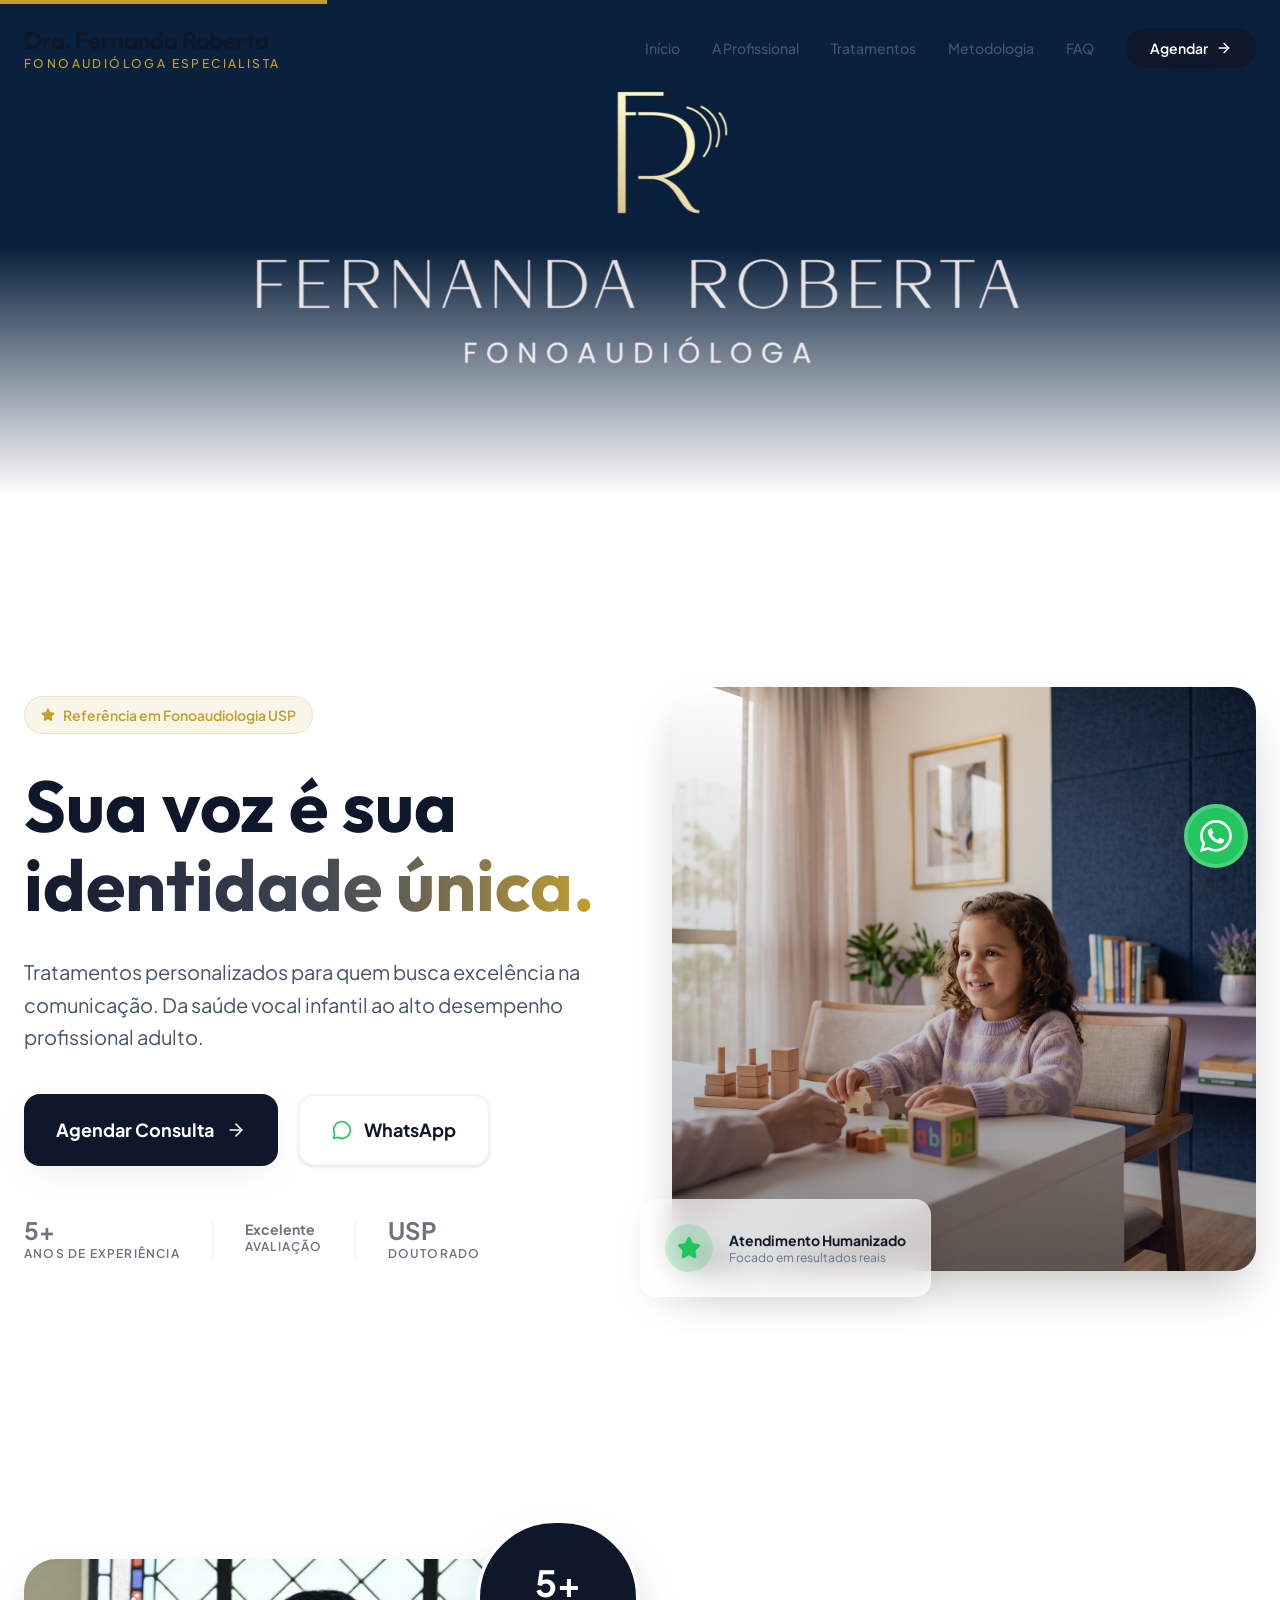
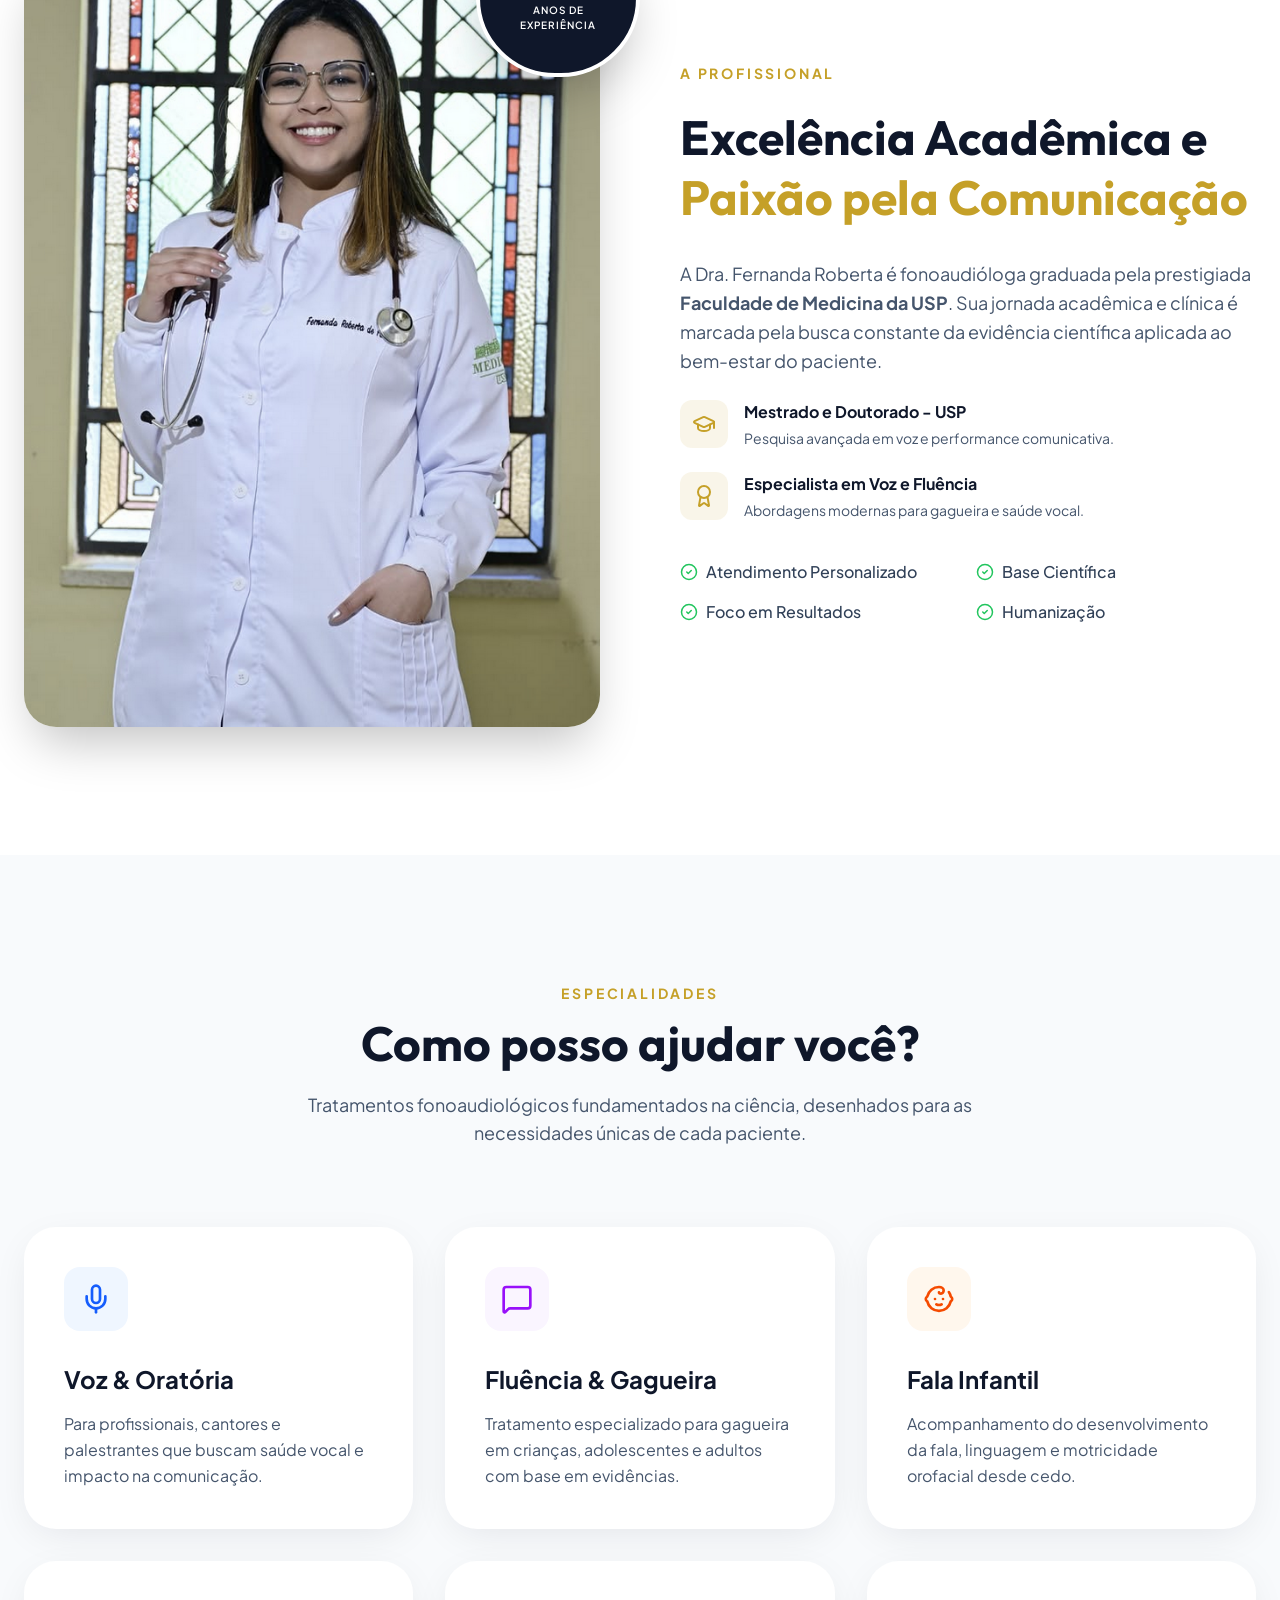
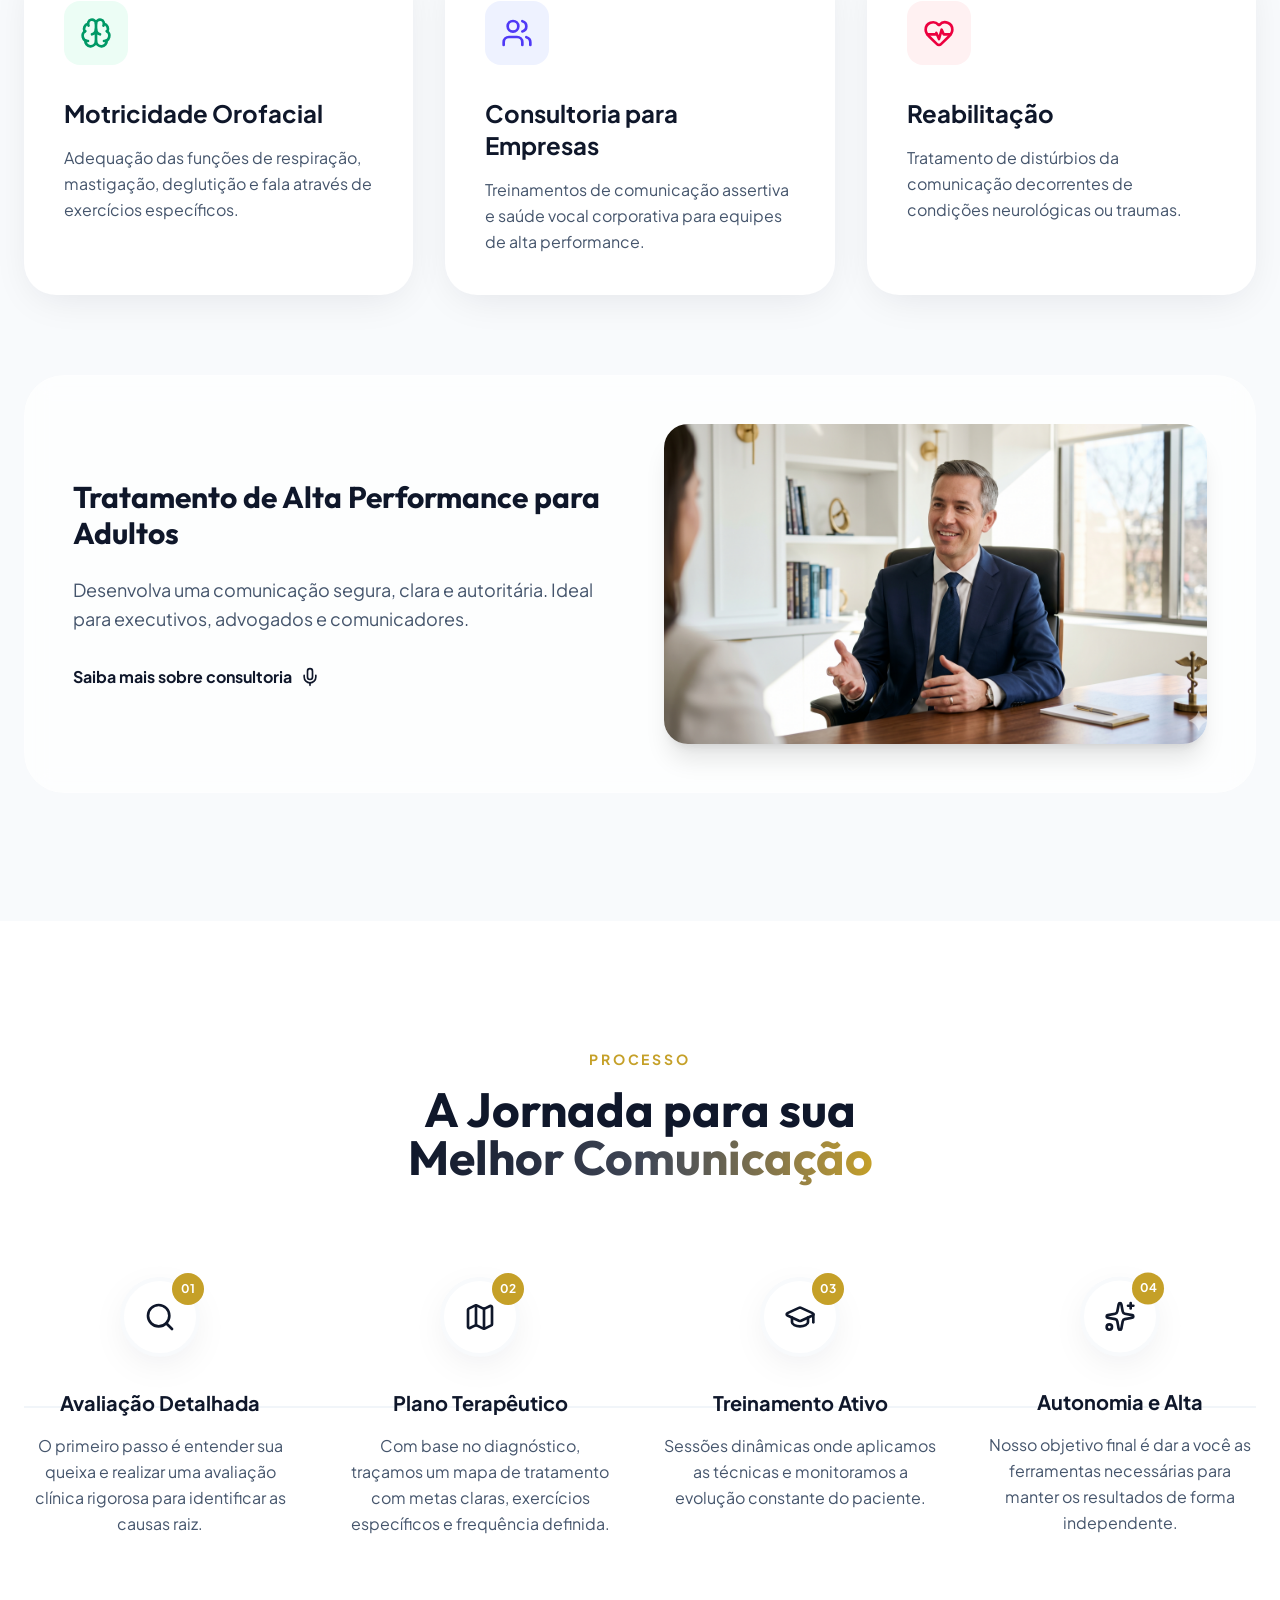
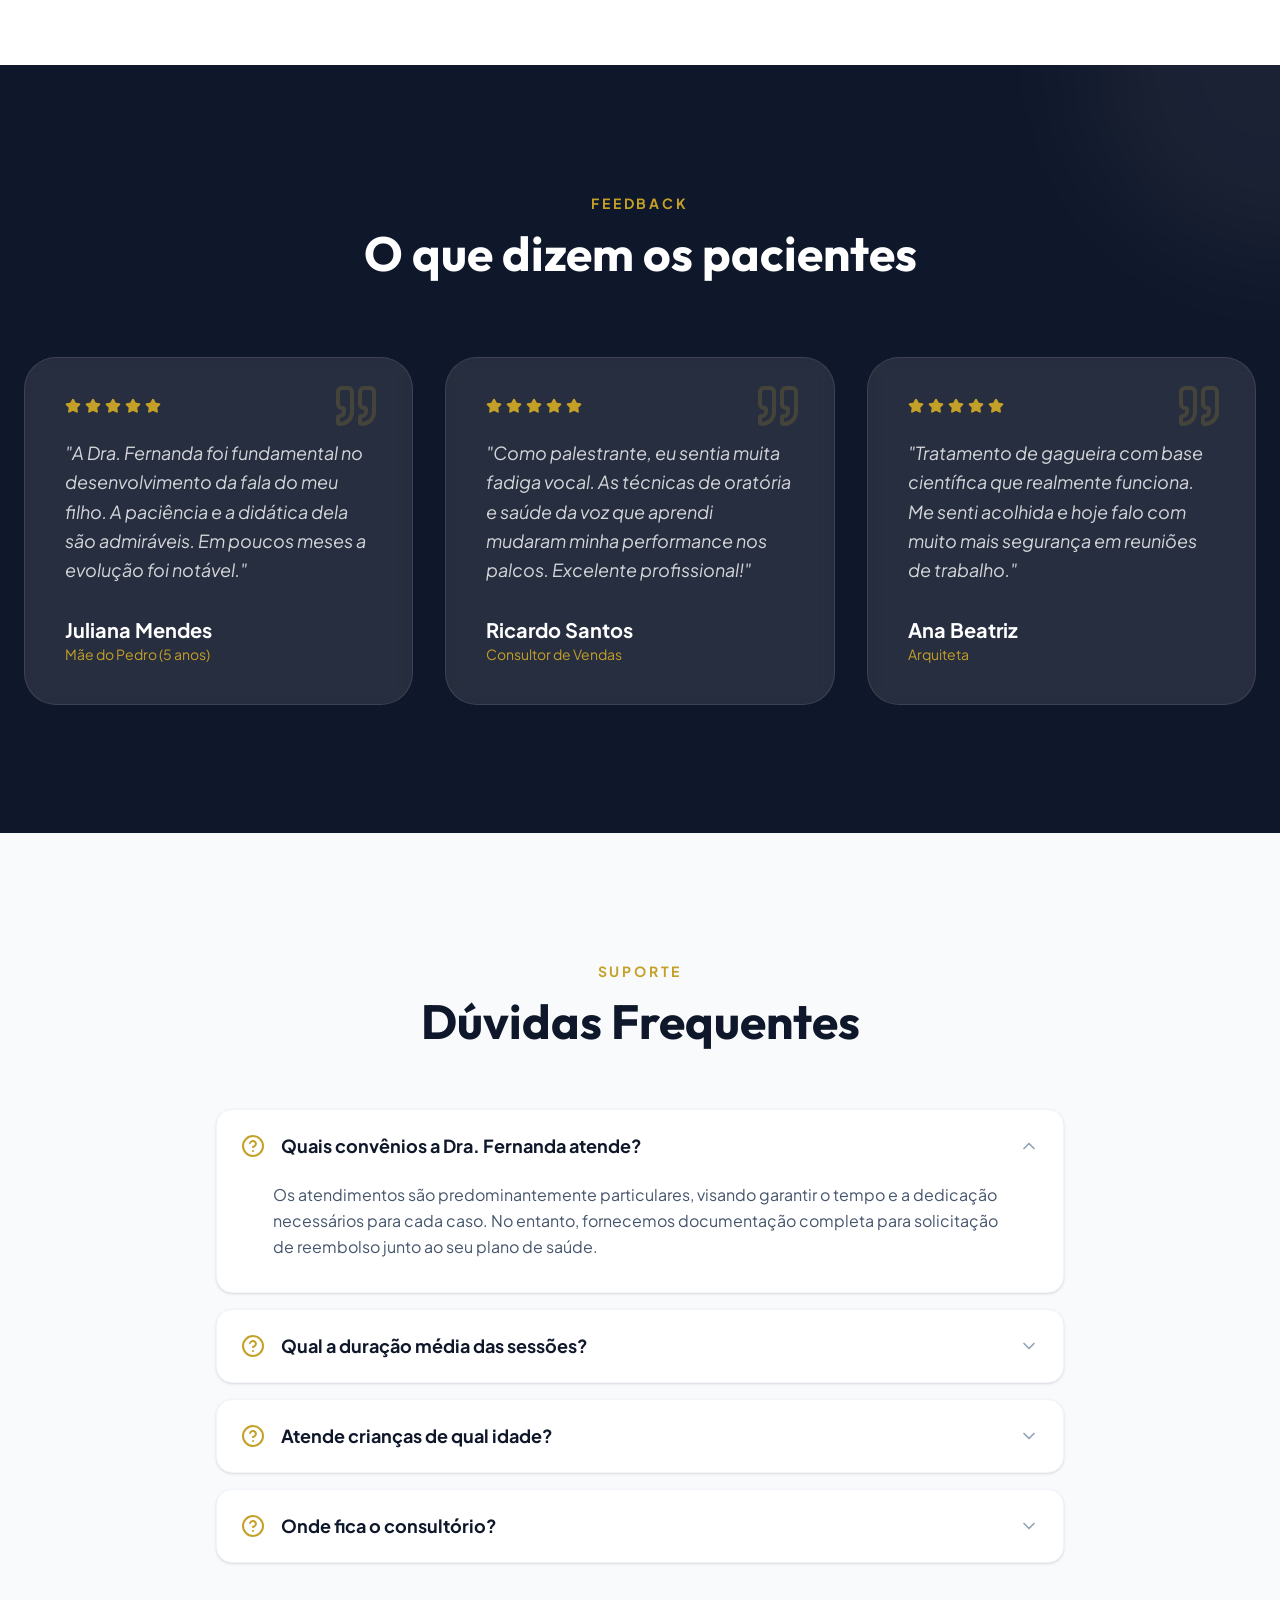
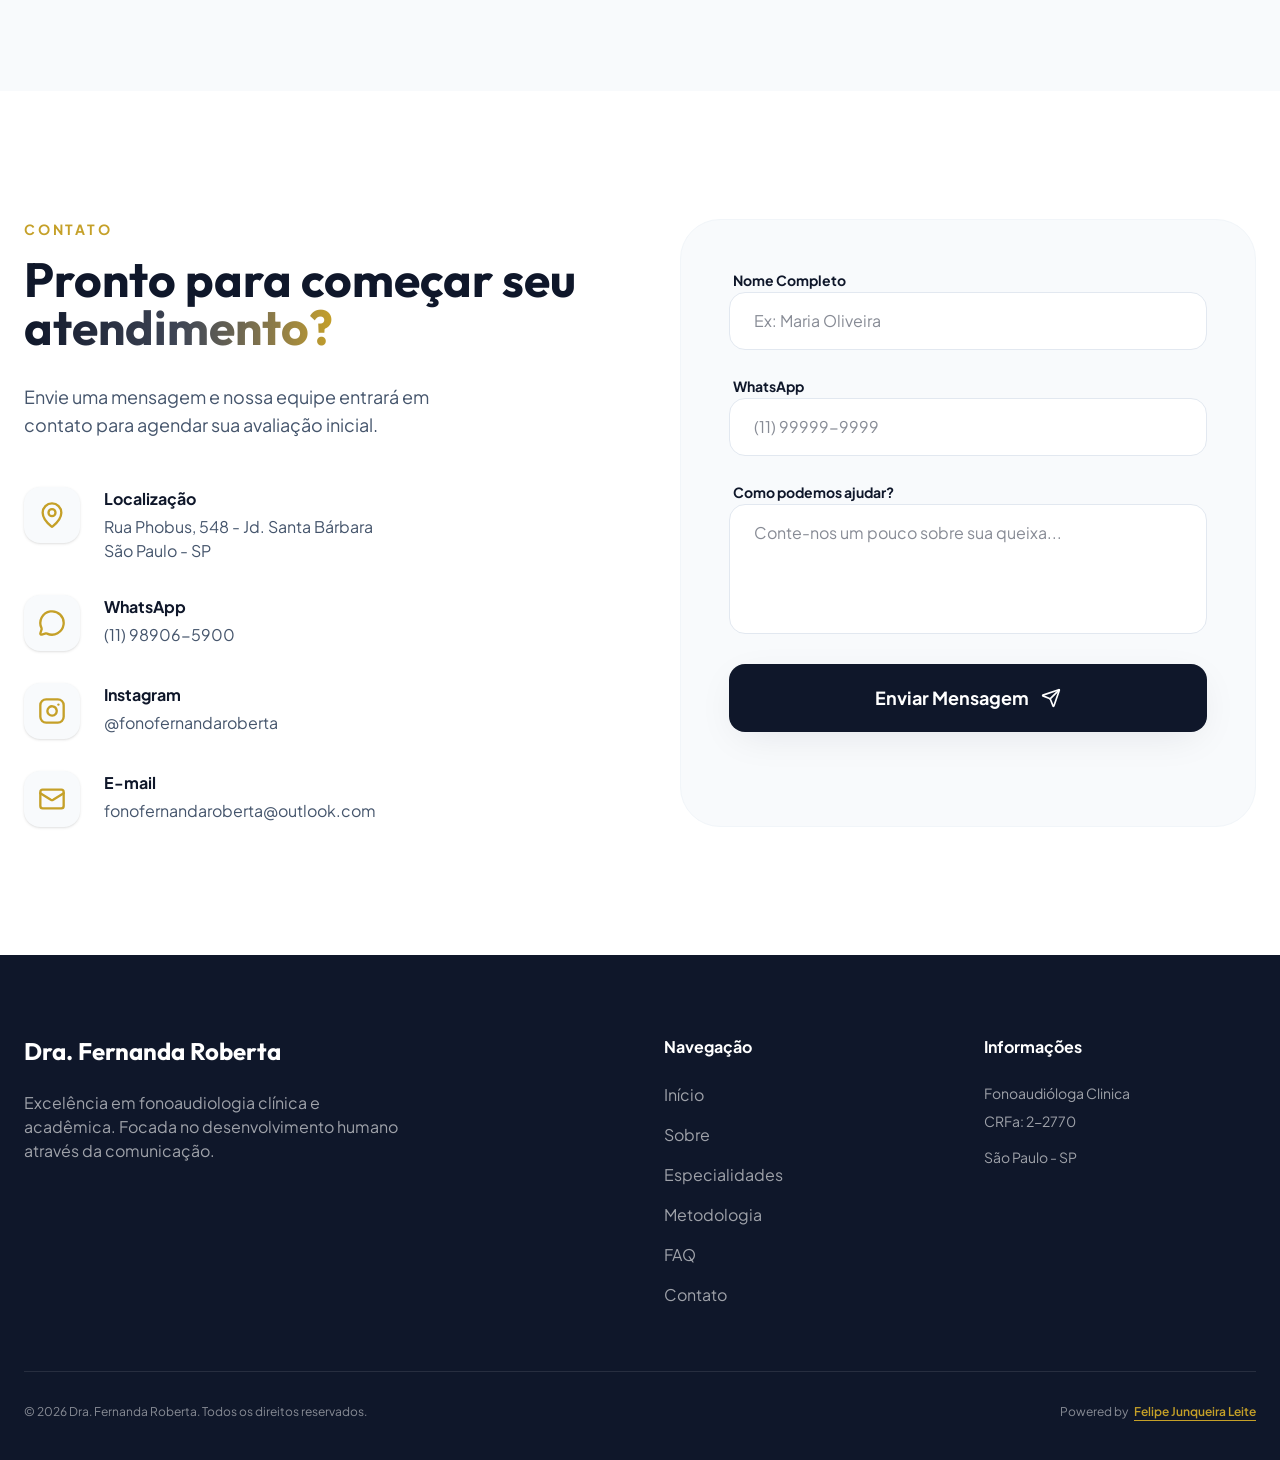
<file: projetos/fernanda-fono/index.html>
<!doctype html>
<html lang="pt-BR">
  <head>
    <meta charset="UTF-8" />
    <link rel="icon" type="image/x-icon" href="./favicon.ico?v=2" />
    <link rel="icon" type="image/png" sizes="32x32" href="./favicon-32.png?v=2" />
    <link rel="apple-touch-icon" sizes="192x192" href="./favicon-192.png?v=2" />
    <meta name="viewport" content="width=device-width, initial-scale=1.0" />
    
    <title>Dra. Fernanda Roberta | Fonoaudiologia Especializada em SP</title>
    <meta name="description" content="Atendimento especializado em Fonoaudiologia para crianças e adultos. Foco em Voz, Fluência e Motricidade Orofacial. Agende sua consulta em São Paulo." />
    <meta name="keywords" content="fonoaudiologia, fonoaudióloga sp, voz, gagueira, fala infantil, Dra Fernanda Roberta, fono usp" />
    
    <!-- Open Graph / Facebook -->
    <meta property="og:type" content="website" />
    <meta property="og:url" content="https://fernandarobertafono.com.br/" />
    <meta property="og:title" content="Dra. Fernanda Roberta | Fonoaudiologia Especializada" />
    <meta property="og:description" content="Diagnóstico preciso e tratamento especializado para todas as fases da vida. Agende agora." />
    <meta property="og:image" content="./dra-fernanda.jpg" />

    <!-- Twitter -->
    <meta property="twitter:card" content="summary_large_image" />
    <meta property="twitter:title" content="Dra. Fernanda Roberta | Fonoaudiologia Especializada" />
    <meta property="twitter:description" content="Atendimento fonoaudiológico de alta performance em São Paulo." />
    <script type="module" crossorigin src="./assets/index-DiTJ4pmM.js"></script>
    <link rel="stylesheet" crossorigin href="./assets/index-4LZwwTqD.css">
  </head>
  <body>
    <div id="root"></div>
  </body>
</html>
</file>
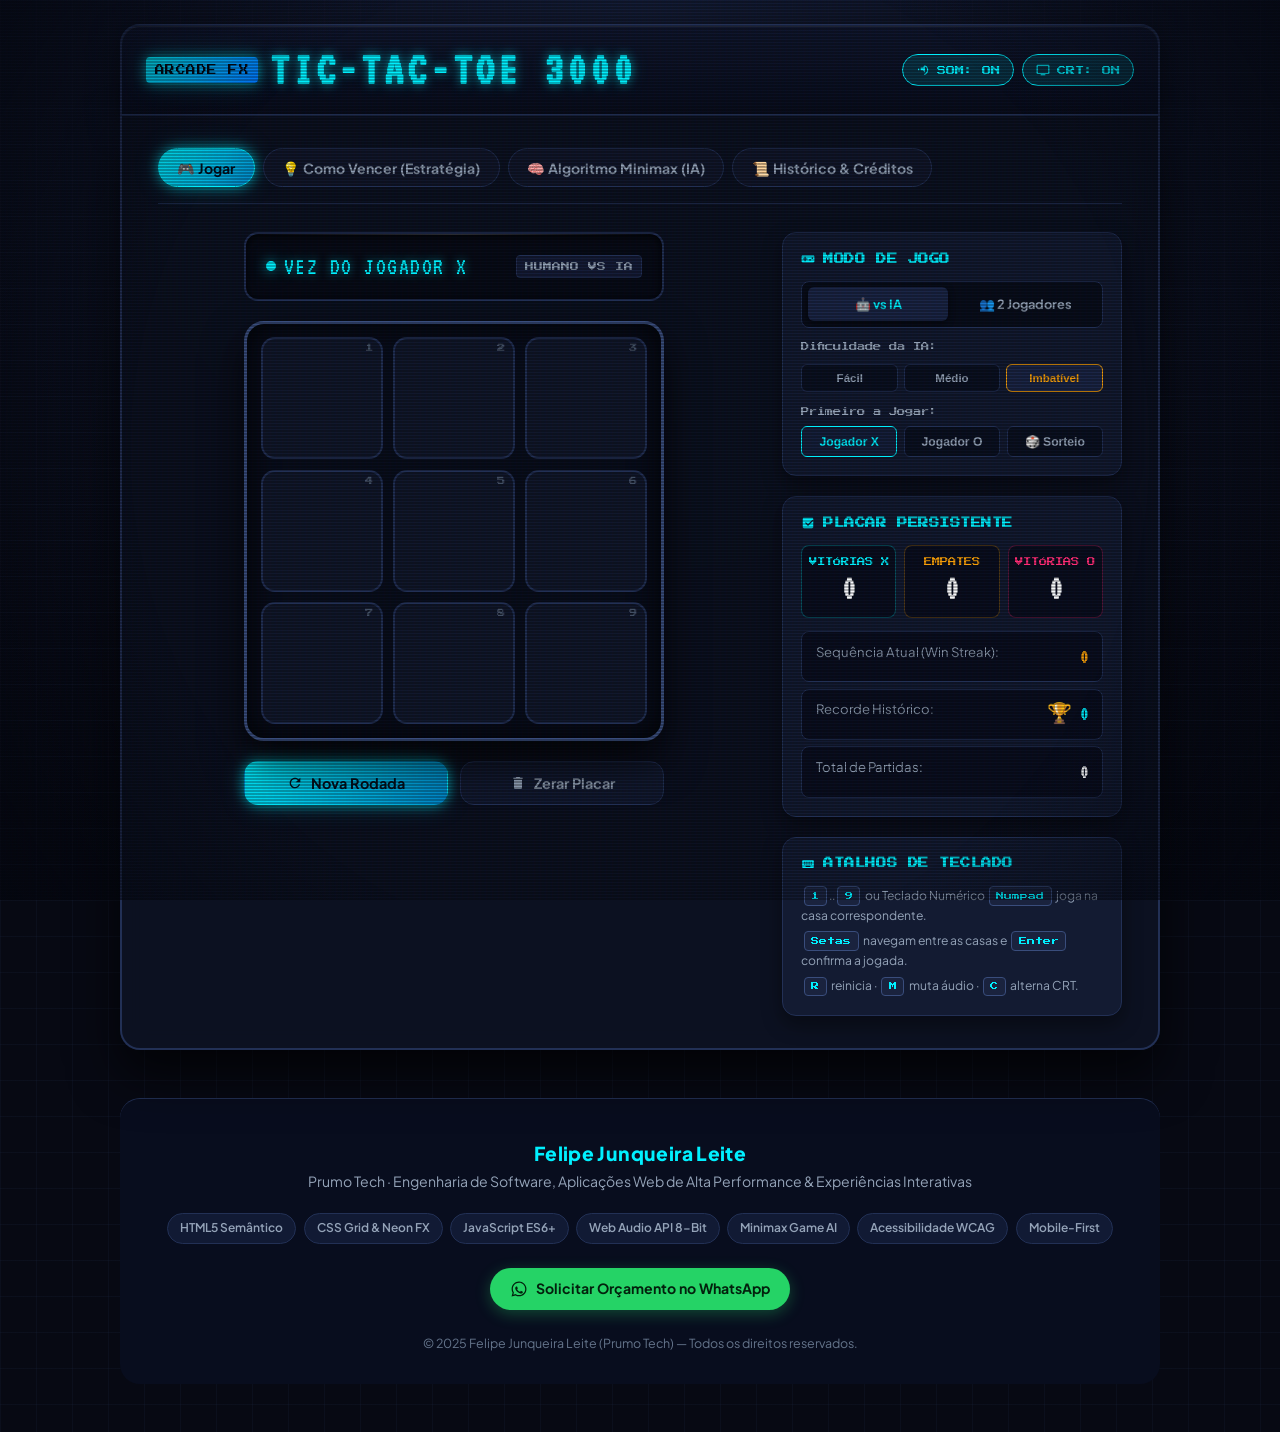
<file: projetos/jogo-classico/index.html>
<!DOCTYPE html>
<html lang="pt-BR">
<head>
  <meta charset="UTF-8" />
  <meta name="viewport" content="width=device-width, initial-scale=1.0" />
  <title>Arcade Retrô Deluxe | Jogo da Velha com IA Minimax & 2 Jogadores</title>
  <meta name="description" content="Jogo da Velha Arcade Retrô Deluxe com IA Minimax Imbatível, modo 2 jogadores, áudio sintetizado em Web Audio API, efeitos CRT e placar persistente." />

  <!-- Google Fonts: VT323 (display/terminal), Press Start 2P (pixel badges), Plus Jakarta Sans (UI moderna) -->
  <link rel="preconnect" href="https://fonts.googleapis.com" />
  <link rel="preconnect" href="https://fonts.gstatic.com" crossorigin />
  <link href="https://fonts.googleapis.com/css2?family=Plus+Jakarta+Sans:wght@400;500;600;700;800&family=Press+Start+2P&family=VT323&display=swap" rel="stylesheet" />

  <style>
    /* ─── DESIGN TOKENS & RESET ─── */
    :root {
      --bg-dark: #070913;
      --bg-cabinet: #0d1222;
      --bg-card: #131b32;
      --bg-card-hover: #182342;
      --line: #223055;
      --line-bright: #394d7c;
      --ink: #f8fafc;
      --ink-muted: #94a3b8;
      --ink-subtle: #64748b;

      /* Neon Palette */
      --cyan: #00f0ff;
      --cyan-glow: 0 0 12px rgba(0, 240, 255, 0.65), 0 0 25px rgba(0, 240, 255, 0.25);
      --magenta: #ff2d78;
      --magenta-glow: 0 0 12px rgba(255, 45, 120, 0.65), 0 0 25px rgba(255, 45, 120, 0.25);
      --amber: #f59e0b;
      --amber-glow: 0 0 12px rgba(245, 158, 11, 0.6);
      --green: #10b981;
      --green-glow: 0 0 12px rgba(16, 185, 129, 0.6);

      --radius-sm: 8px;
      --radius-md: 14px;
      --radius-lg: 20px;
      --radius-full: 9999px;

      --font-body: 'Plus Jakarta Sans', system-ui, -apple-system, sans-serif;
      --font-pixel: 'Press Start 2P', monospace;
      --font-retro: 'VT323', monospace;
    }

    *, *::before, *::after {
      box-sizing: border-box;
      margin: 0;
      padding: 0;
    }

    body {
      font-family: var(--font-body);
      color: var(--ink);
      background-color: var(--bg-dark);
      background-image:
        radial-gradient(circle at 50% 0%, #151e38 0%, transparent 65%),
        linear-gradient(rgba(34, 48, 85, 0.15) 1px, transparent 1px),
        linear-gradient(90deg, rgba(34, 48, 85, 0.15) 1px, transparent 1px);
      background-size: 100% 100%, 36px 36px, 36px 36px;
      min-height: 100vh;
      line-height: 1.5;
      -webkit-font-smoothing: antialiased;
      overflow-x: hidden;
    }

    /* Acessibilidade: Skip Link */
    .skip-link {
      position: absolute;
      top: -100px;
      left: 1rem;
      background: var(--cyan);
      color: #04101e;
      padding: 0.75rem 1.25rem;
      border-radius: var(--radius-sm);
      font-weight: 700;
      z-index: 9999;
      text-decoration: none;
      transition: top 0.2s ease;
    }
    .skip-link:focus {
      top: 1rem;
    }

    /* Leitor de tela */
    .sr-only {
      position: absolute;
      width: 1px;
      height: 1px;
      padding: 0;
      margin: -1px;
      overflow: hidden;
      clip: rect(0, 0, 0, 0);
      white-space: nowrap;
      border: 0;
    }

    /* ─── FILTRO CRT RETRÔ ─── */
    .crt-wrapper {
      position: relative;
      min-height: 100vh;
      display: flex;
      flex-direction: column;
    }

    .crt-active::before {
      content: "";
      position: fixed;
      inset: 0;
      background:
        linear-gradient(rgba(18, 16, 26, 0) 50%, rgba(0, 0, 0, 0.32) 50%),
        linear-gradient(90deg, rgba(255, 0, 0, 0.02), rgba(0, 255, 0, 0.01), rgba(0, 0, 255, 0.02));
      background-size: 100% 3px, 6px 100%;
      pointer-events: none;
      z-index: 900;
      opacity: 0.85;
    }

    .crt-active::after {
      content: "";
      position: fixed;
      inset: 0;
      background: radial-gradient(circle at center, transparent 65%, rgba(4, 7, 16, 0.65) 100%);
      pointer-events: none;
      z-index: 901;
    }

    /* ─── LAYOUT GERAL ─── */
    .wrap {
      width: min(1040px, calc(100% - 1.75rem));
      margin: 1.5rem auto 3rem;
      flex: 1;
    }

    /* ─── MARQUEE & HEADER ARCADE ─── */
    .arcade-header {
      background: linear-gradient(180deg, #10172e 0%, #0a0f20 100%);
      border: 2px solid var(--line);
      border-radius: var(--radius-lg) var(--radius-lg) 0 0;
      padding: 1.25rem 1.5rem;
      box-shadow: 0 10px 30px rgba(0, 0, 0, 0.6), inset 0 1px 0 rgba(255, 255, 255, 0.1);
      position: relative;
      border-bottom: 2px solid var(--line);
    }

    .marquee-strip {
      display: flex;
      justify-content: space-between;
      align-items: center;
      flex-wrap: wrap;
      gap: 1rem;
    }

    .brand-title {
      display: flex;
      align-items: center;
      gap: 0.75rem;
    }

    .brand-badge {
      font-family: var(--font-pixel);
      font-size: 0.6rem;
      background: linear-gradient(135deg, var(--cyan), #0077ff);
      color: #030a16;
      padding: 0.35rem 0.55rem;
      border-radius: 4px;
      letter-spacing: 0.05em;
      text-transform: uppercase;
      box-shadow: var(--cyan-glow);
    }

    .arcade-title {
      font-family: var(--font-retro);
      font-size: clamp(2rem, 5vw, 3rem);
      color: var(--cyan);
      text-shadow: 0 0 10px rgba(0, 240, 255, 0.6), 0 0 20px rgba(0, 240, 255, 0.2);
      letter-spacing: 0.08em;
      line-height: 1;
    }

    .quick-toggles {
      display: flex;
      gap: 0.5rem;
      align-items: center;
    }

    .icon-toggle-btn {
      display: inline-flex;
      align-items: center;
      gap: 0.45rem;
      background: rgba(19, 27, 50, 0.8);
      border: 1px solid var(--line);
      color: var(--ink);
      font-family: var(--font-pixel);
      font-size: 0.58rem;
      padding: 0.5rem 0.8rem;
      border-radius: var(--radius-full);
      cursor: pointer;
      transition: all 0.2s ease;
      touch-action: manipulation;
    }
    .icon-toggle-btn:hover {
      border-color: var(--cyan);
      color: var(--cyan);
      box-shadow: 0 0 10px rgba(0, 240, 255, 0.25);
      transform: translateY(-1px);
    }
    .icon-toggle-btn.active {
      background: rgba(0, 240, 255, 0.15);
      border-color: var(--cyan);
      color: var(--cyan);
    }
    .icon-toggle-btn svg {
      width: 14px;
      height: 14px;
      fill: currentColor;
    }

    /* ─── CORPO PRINCIPAL DO GABINETE ─── */
    .arcade-body {
      background: rgba(13, 18, 34, 0.95);
      backdrop-filter: blur(12px);
      border-inline: 2px solid var(--line);
      border-bottom: 2px solid var(--line);
      border-radius: 0 0 var(--radius-lg) var(--radius-lg);
      padding: 1.5rem;
      box-shadow: 0 24px 50px rgba(0, 0, 0, 0.7);
    }
    @media (min-width: 768px) {
      .arcade-body {
        padding: 2rem 2.25rem;
      }
    }

    /* ─── ABAS DE NAVEGAÇÃO ─── */
    .tabs-nav {
      display: flex;
      gap: 0.5rem;
      flex-wrap: wrap;
      border-bottom: 1px solid var(--line);
      padding-bottom: 1rem;
      margin-bottom: 1.75rem;
    }

    .tab-btn {
      display: inline-flex;
      align-items: center;
      gap: 0.5rem;
      background: #11172b;
      border: 1px solid var(--line);
      color: var(--ink-muted);
      font-family: var(--font-body);
      font-weight: 700;
      font-size: 0.88rem;
      padding: 0.6rem 1.15rem;
      border-radius: var(--radius-full);
      cursor: pointer;
      transition: all 0.2s ease;
      touch-action: manipulation;
    }
    .tab-btn:hover {
      color: var(--ink);
      border-color: var(--cyan);
      transform: translateY(-1px);
    }
    .tab-btn.active {
      background: linear-gradient(135deg, var(--cyan), #0284c7);
      color: #030e1e;
      border-color: var(--cyan);
      box-shadow: var(--cyan-glow);
    }

    .tab-panel {
      display: none;
      animation: tabFade 0.3s ease forwards;
    }
    .tab-panel.active {
      display: block;
    }
    @keyframes tabFade {
      from { opacity: 0; transform: translateY(6px); }
      to { opacity: 1; transform: translateY(0); }
    }

    /* ─── PAINEL: JOGAR ─── */
    .game-layout {
      display: grid;
      grid-template-columns: 1fr;
      gap: 2rem;
    }
    @media (min-width: 860px) {
      .game-layout {
        grid-template-columns: 1fr 340px;
        align-items: start;
      }
    }

    /* ─── ÁREA CENTRAL DO TABULEIRO ─── */
    .board-section {
      display: flex;
      flex-direction: column;
      align-items: center;
    }

    /* LED Status Display */
    .led-display {
      width: 100%;
      max-width: 420px;
      background: #080c18;
      border: 2px solid var(--line);
      border-radius: var(--radius-md);
      padding: 0.85rem 1.25rem;
      margin-bottom: 1.25rem;
      display: flex;
      align-items: center;
      justify-content: space-between;
      box-shadow: inset 0 2px 8px rgba(0, 0, 0, 0.8);
      position: relative;
      overflow: hidden;
    }
    .led-display::after {
      content: "";
      position: absolute;
      top: 0; left: 0; right: 0; height: 1px;
      background: linear-gradient(90deg, transparent, rgba(255, 255, 255, 0.15), transparent);
    }

    .led-status {
      font-family: var(--font-retro);
      font-size: 1.55rem;
      color: var(--cyan);
      letter-spacing: 0.06em;
      text-transform: uppercase;
      display: flex;
      align-items: center;
      gap: 0.5rem;
      transition: color 0.25s ease;
    }
    .led-status.x-turn {
      color: var(--cyan);
      text-shadow: 0 0 10px rgba(0, 240, 255, 0.6);
    }
    .led-status.o-turn {
      color: var(--magenta);
      text-shadow: 0 0 10px rgba(255, 45, 120, 0.6);
    }
    .led-status.win-x {
      color: var(--cyan);
      text-shadow: 0 0 14px rgba(0, 240, 255, 0.9);
      animation: ledPulse 0.8s infinite alternate;
    }
    .led-status.win-o {
      color: var(--magenta);
      text-shadow: 0 0 14px rgba(255, 45, 120, 0.9);
      animation: ledPulse 0.8s infinite alternate;
    }
    .led-status.draw {
      color: var(--amber);
      text-shadow: 0 0 12px rgba(245, 158, 11, 0.8);
    }
    @keyframes ledPulse {
      from { opacity: 0.85; }
      to { opacity: 1; transform: scale(1.02); }
    }

    .led-indicator-dot {
      width: 10px;
      height: 10px;
      border-radius: 50%;
      background: var(--cyan);
      box-shadow: var(--cyan-glow);
      display: inline-block;
      flex-shrink: 0;
      animation: blinkDot 1s infinite;
    }
    .led-status.o-turn .led-indicator-dot {
      background: var(--magenta);
      box-shadow: var(--magenta-glow);
    }
    .led-status.draw .led-indicator-dot {
      background: var(--amber);
      box-shadow: var(--amber-glow);
    }
    @keyframes blinkDot {
      0%, 100% { opacity: 1; }
      50% { opacity: 0.3; }
    }

    .turn-badge {
      font-family: var(--font-pixel);
      font-size: 0.55rem;
      padding: 0.25rem 0.5rem;
      border-radius: 4px;
      background: #151d38;
      border: 1px solid var(--line);
      color: var(--ink-muted);
    }

    /* ─── TABULEIRO 3x3 COM LINHA VENCEDORA ─── */
    .board-container {
      position: relative;
      width: 100%;
      max-width: 420px;
      aspect-ratio: 1 / 1;
      background: #090e1d;
      border: 3px solid var(--line-bright);
      border-radius: var(--radius-lg);
      padding: 0.85rem;
      box-shadow:
        0 20px 40px rgba(0, 0, 0, 0.7),
        inset 0 0 30px rgba(0, 0, 0, 0.8);
      user-select: none;
    }

    .board-grid {
      display: grid;
      grid-template-columns: repeat(3, 1fr);
      grid-template-rows: repeat(3, 1fr);
      gap: 0.65rem;
      width: 100%;
      height: 100%;
    }

    .cell-btn {
      background: #11182c;
      border: 2px solid var(--line);
      border-radius: var(--radius-md);
      color: var(--ink);
      font-family: var(--font-retro);
      font-size: clamp(3.2rem, 11vw, 4.6rem);
      font-weight: 700;
      display: flex;
      align-items: center;
      justify-content: center;
      cursor: pointer;
      position: relative;
      outline: none;
      transition: all 0.18s cubic-bezier(0.16, 1, 0.3, 1);
      touch-action: manipulation;
    }
    .cell-btn:hover:not(:disabled) {
      background: #192444;
      border-color: var(--cyan);
      box-shadow: 0 0 15px rgba(0, 240, 255, 0.3);
      transform: translateY(-2px);
    }
    .cell-btn:focus-visible {
      outline: 2px solid var(--cyan);
      outline-offset: 3px;
      box-shadow: 0 0 15px rgba(0, 240, 255, 0.4);
    }
    .cell-btn:disabled {
      cursor: default;
    }

    /* X & O Marcados */
    .cell-btn.x-marked {
      color: var(--cyan);
      text-shadow: var(--cyan-glow);
      border-color: rgba(0, 240, 255, 0.4);
      background: rgba(0, 240, 255, 0.05);
      animation: markPop 0.22s ease-out;
    }
    .cell-btn.o-marked {
      color: var(--magenta);
      text-shadow: var(--magenta-glow);
      border-color: rgba(255, 45, 120, 0.4);
      background: rgba(255, 45, 120, 0.05);
      animation: markPop 0.22s ease-out;
    }
    @keyframes markPop {
      0% { transform: scale(0.6); opacity: 0; }
      70% { transform: scale(1.1); }
      100% { transform: scale(1); opacity: 1; }
    }

    .cell-btn.winning-cell {
      background: rgba(16, 185, 129, 0.15) !important;
      border-color: var(--green) !important;
      box-shadow: var(--green-glow) !important;
    }

    /* Dica sutil de tecla rápida no canto */
    .cell-key-hint {
      position: absolute;
      top: 5px;
      right: 8px;
      font-family: var(--font-pixel);
      font-size: 0.5rem;
      color: var(--ink-subtle);
      pointer-events: none;
      opacity: 0.6;
    }

    /* ─── SVG OVERLAY DA LINHA DE VITÓRIA DINÂMICA ─── */
    .win-line-svg {
      position: absolute;
      inset: 0;
      width: 100%;
      height: 100%;
      pointer-events: none;
      z-index: 10;
    }

    .win-line-path {
      stroke-width: 8px;
      stroke-linecap: round;
      stroke-dasharray: 600;
      stroke-dashoffset: 600;
      transition: stroke-dashoffset 0.45s cubic-bezier(0.16, 1, 0.3, 1);
    }
    .win-line-path.draw-active {
      stroke-dashoffset: 0;
    }
    .win-line-path.line-x {
      stroke: var(--cyan);
      filter: drop-shadow(0 0 8px var(--cyan)) drop-shadow(0 0 16px var(--cyan));
    }
    .win-line-path.line-o {
      stroke: var(--magenta);
      filter: drop-shadow(0 0 8px var(--magenta)) drop-shadow(0 0 16px var(--magenta));
    }

    /* ─── CANVAS PARA PARTÍCULAS / CONFETES ─── */
    .fx-canvas {
      position: absolute;
      inset: 0;
      width: 100%;
      height: 100%;
      pointer-events: none;
      z-index: 12;
      border-radius: var(--radius-lg);
    }

    /* Ações rápidas abaixo do tabuleiro */
    .board-actions {
      display: flex;
      gap: 0.75rem;
      width: 100%;
      max-width: 420px;
      margin-top: 1.25rem;
    }

    .btn-action {
      flex: 1;
      display: inline-flex;
      align-items: center;
      justify-content: center;
      gap: 0.5rem;
      padding: 0.75rem 1rem;
      border-radius: var(--radius-md);
      font-family: var(--font-body);
      font-weight: 700;
      font-size: 0.9rem;
      cursor: pointer;
      border: 1px solid transparent;
      transition: all 0.2s ease;
      touch-action: manipulation;
    }
    .btn-action svg {
      width: 16px;
      height: 16px;
      fill: currentColor;
    }

    .btn-primary {
      background: linear-gradient(135deg, var(--cyan), #0284c7);
      color: #04101e;
      box-shadow: var(--cyan-glow);
    }
    .btn-primary:hover {
      box-shadow: 0 0 20px rgba(0, 240, 255, 0.5);
      transform: translateY(-2px);
    }

    .btn-secondary {
      background: #131b32;
      border-color: var(--line);
      color: var(--ink-muted);
    }
    .btn-secondary:hover {
      border-color: var(--line-bright);
      color: var(--ink);
      transform: translateY(-1px);
    }

    /* ─── SIDEBAR: CONTROLES & PLACAR ─── */
    .sidebar-panel {
      display: flex;
      flex-direction: column;
      gap: 1.25rem;
    }

    .control-card {
      background: var(--bg-card);
      border: 1px solid var(--line);
      border-radius: var(--radius-md);
      padding: 1.15rem;
      box-shadow: 0 8px 20px rgba(0, 0, 0, 0.4);
    }

    .card-heading {
      font-family: var(--font-pixel);
      font-size: 0.65rem;
      color: var(--cyan);
      letter-spacing: 0.05em;
      text-transform: uppercase;
      margin-bottom: 0.85rem;
      display: flex;
      align-items: center;
      gap: 0.5rem;
    }

    /* Modo de Jogo & Dificuldade */
    .pill-selector {
      display: grid;
      grid-template-columns: 1fr 1fr;
      gap: 0.45rem;
      background: #090e1c;
      padding: 0.35rem;
      border-radius: var(--radius-sm);
      border: 1px solid var(--line);
    }

    .pill-btn {
      background: transparent;
      border: 0;
      color: var(--ink-muted);
      font-family: var(--font-body);
      font-weight: 700;
      font-size: 0.8rem;
      padding: 0.55rem 0.5rem;
      border-radius: 6px;
      cursor: pointer;
      display: flex;
      align-items: center;
      justify-content: center;
      gap: 0.35rem;
      transition: all 0.2s ease;
      touch-action: manipulation;
    }
    .pill-btn:hover {
      color: var(--ink);
    }
    .pill-btn.active {
      background: #1b2647;
      color: var(--cyan);
      box-shadow: 0 2px 6px rgba(0, 0, 0, 0.5);
    }

    .diff-selector {
      display: grid;
      grid-template-columns: repeat(3, 1fr);
      gap: 0.35rem;
      margin-top: 0.65rem;
    }
    .diff-btn {
      background: #0b1122;
      border: 1px solid var(--line);
      color: var(--ink-muted);
      font-size: 0.72rem;
      font-weight: 700;
      padding: 0.45rem 0.35rem;
      border-radius: 6px;
      cursor: pointer;
      text-align: center;
      transition: all 0.2s ease;
    }
    .diff-btn:hover {
      border-color: var(--line-bright);
      color: var(--ink);
    }
    .diff-btn.active {
      background: #1b2647;
      border-color: var(--amber);
      color: var(--amber);
    }

    /* Seletor de primeiro a jogar */
    .starter-selector {
      display: grid;
      grid-template-columns: repeat(3, 1fr);
      gap: 0.45rem;
      margin-top: 0.5rem;
    }
    .starter-btn {
      background: #0b1122;
      border: 1px solid var(--line);
      color: var(--ink-muted);
      font-size: 0.76rem;
      font-weight: 700;
      padding: 0.45rem 0.35rem;
      border-radius: 6px;
      cursor: pointer;
      text-align: center;
      transition: all 0.2s ease;
    }
    .starter-btn:hover {
      color: var(--ink);
      border-color: var(--line-bright);
    }
    .starter-btn.active {
      background: #16203d;
      border-color: var(--cyan);
      color: var(--cyan);
    }

    /* Placar Arcade */
    .scoreboard-grid {
      display: grid;
      grid-template-columns: repeat(3, 1fr);
      gap: 0.5rem;
      margin-bottom: 0.85rem;
    }

    .score-card {
      background: #0a0f20;
      border: 1px solid var(--line);
      border-radius: var(--radius-sm);
      padding: 0.65rem 0.4rem;
      text-align: center;
      position: relative;
    }
    .score-card.x-score {
      border-color: rgba(0, 240, 255, 0.3);
    }
    .score-card.o-score {
      border-color: rgba(255, 45, 120, 0.3);
    }
    .score-card.d-score {
      border-color: rgba(245, 158, 11, 0.3);
    }

    .score-label {
      font-family: var(--font-pixel);
      font-size: 0.52rem;
      color: var(--ink-muted);
      margin-bottom: 0.25rem;
      display: block;
    }
    .score-card.x-score .score-label { color: var(--cyan); }
    .score-card.o-score .score-label { color: var(--magenta); }
    .score-card.d-score .score-label { color: var(--amber); }

    .score-num {
      font-family: var(--font-retro);
      font-size: 2.1rem;
      line-height: 1;
      font-weight: 700;
      color: var(--ink);
    }

    .streak-container {
      display: flex;
      justify-content: space-between;
      background: #0a0f20;
      border: 1px solid var(--line);
      border-radius: var(--radius-sm);
      padding: 0.6rem 0.85rem;
      font-size: 0.82rem;
      color: var(--ink-muted);
    }
    .streak-val {
      font-weight: 800;
      color: var(--amber);
      font-family: var(--font-retro);
      font-size: 1.25rem;
    }

    /* Dicas de Teclado */
    .keyboard-guide {
      font-size: 0.76rem;
      color: var(--ink-muted);
      line-height: 1.6;
    }
    .key-badge {
      display: inline-block;
      font-family: var(--font-pixel);
      font-size: 0.5rem;
      background: #1a233e;
      border: 1px solid var(--line-bright);
      padding: 0.15rem 0.4rem;
      border-radius: 4px;
      color: var(--cyan);
      margin: 0 0.15rem;
    }

    /* ─── ABA: COMO VENCER (ESTRATÉGIAS) ─── */
    .strategy-grid {
      display: grid;
      grid-template-columns: 1fr;
      gap: 1.25rem;
    }
    @media (min-width: 680px) {
      .strategy-grid {
        grid-template-columns: repeat(2, 1fr);
      }
    }

    .strategy-card {
      background: var(--bg-card);
      border: 1px solid var(--line);
      border-radius: var(--radius-md);
      padding: 1.25rem;
      transition: all 0.25s ease;
      display: flex;
      flex-direction: column;
    }
    .strategy-card:hover {
      border-color: var(--cyan);
      box-shadow: 0 8px 24px rgba(0, 0, 0, 0.4);
      transform: translateY(-2px);
    }

    .strategy-header {
      display: flex;
      align-items: center;
      gap: 0.65rem;
      margin-bottom: 0.75rem;
    }
    .strategy-icon {
      font-size: 1.4rem;
    }
    .strategy-title {
      font-size: 1.05rem;
      font-weight: 800;
      color: var(--cyan);
    }

    .strategy-text {
      font-size: 0.88rem;
      color: var(--ink-muted);
      line-height: 1.6;
      margin-bottom: 1rem;
      flex: 1;
    }

    .mini-tactics {
      background: #090e1c;
      border: 1px solid var(--line);
      border-radius: var(--radius-sm);
      padding: 0.75rem;
      display: flex;
      align-items: center;
      gap: 1rem;
    }
    .mini-board-preview {
      display: grid;
      grid-template-columns: repeat(3, 20px);
      gap: 2px;
      background: var(--line);
      padding: 2px;
      border-radius: 4px;
      flex-shrink: 0;
    }
    .mini-cell {
      width: 20px;
      height: 20px;
      background: #11182c;
      display: flex;
      align-items: center;
      justify-content: center;
      font-family: var(--font-retro);
      font-size: 0.85rem;
      font-weight: 700;
    }
    .mini-cell.x { color: var(--cyan); }
    .mini-cell.o { color: var(--magenta); }
    .mini-cell.target { background: rgba(0, 240, 255, 0.25); color: var(--cyan); }

    .tactics-note {
      font-size: 0.78rem;
      color: var(--ink-muted);
      line-height: 1.4;
    }

    /* ─── ABA: MINIMAX (EXPLICAÇÃO TÉCNICA) ─── */
    .minimax-container {
      display: flex;
      flex-direction: column;
      gap: 1.5rem;
    }

    .article-box {
      background: var(--bg-card);
      border: 1px solid var(--line);
      border-radius: var(--radius-md);
      padding: 1.5rem;
    }

    .article-box h3 {
      font-size: 1.25rem;
      font-weight: 800;
      color: var(--cyan);
      margin-bottom: 0.75rem;
      display: flex;
      align-items: center;
      gap: 0.5rem;
    }

    .article-box p {
      font-size: 0.92rem;
      color: var(--ink-muted);
      line-height: 1.7;
      margin-bottom: 1rem;
    }

    .tree-diagram {
      background: #090e1c;
      border: 1px solid var(--line);
      border-radius: var(--radius-sm);
      padding: 1.25rem;
      margin: 1.25rem 0;
      overflow-x: auto;
    }

    .tree-step {
      display: flex;
      align-items: center;
      gap: 1rem;
      margin-bottom: 0.85rem;
      font-size: 0.85rem;
    }
    .step-tag {
      font-family: var(--font-pixel);
      font-size: 0.55rem;
      padding: 0.3rem 0.6rem;
      border-radius: 4px;
      white-space: nowrap;
    }
    .tag-max { background: rgba(0, 240, 255, 0.15); border: 1px solid var(--cyan); color: var(--cyan); }
    .tag-min { background: rgba(255, 45, 120, 0.15); border: 1px solid var(--magenta); color: var(--magenta); }
    .tag-eval { background: rgba(245, 158, 11, 0.15); border: 1px solid var(--amber); color: var(--amber); }

    .code-block {
      background: #050811;
      border: 1px solid var(--line);
      border-radius: var(--radius-sm);
      padding: 1rem;
      font-family: 'Courier New', Courier, monospace;
      font-size: 0.82rem;
      color: #38bdf8;
      overflow-x: auto;
      line-height: 1.5;
    }

    /* ─── ABA: HISTÓRIA & CRÉDITOS ─── */
    .history-grid {
      display: grid;
      grid-template-columns: 1fr;
      gap: 1.25rem;
      margin-bottom: 2rem;
    }
    @media (min-width: 680px) {
      .history-grid {
        grid-template-columns: repeat(2, 1fr);
      }
    }

    /* ─── MODAL CONFIRMAÇÃO MODERNO (<dialog>) ─── */
    /* Regras conformes ao Modern Web Guidance para <dialog> */
    dialog#resetModal {
      background: #0d1428;
      color: var(--ink);
      border: 2px solid var(--line-bright);
      border-radius: var(--radius-lg);
      padding: 1.75rem;
      max-width: 420px;
      width: calc(100% - 2rem);
      margin: auto;
      box-shadow: 0 25px 60px rgba(0, 0, 0, 0.85), 0 0 30px rgba(0, 240, 255, 0.2);
    }
    dialog#resetModal:modal {
      overscroll-behavior: contain; /* Trava o scroll do fundo */
    }
    dialog#resetModal::backdrop {
      background: rgba(3, 7, 18, 0.75);
      backdrop-filter: blur(6px);
      overflow: hidden;
      overscroll-behavior: contain;
    }

    .modal-title {
      font-family: var(--font-pixel);
      font-size: 0.85rem;
      color: var(--amber);
      margin-bottom: 0.75rem;
      display: flex;
      align-items: center;
      gap: 0.5rem;
    }
    .modal-desc {
      font-size: 0.9rem;
      color: var(--ink-muted);
      line-height: 1.6;
      margin-bottom: 1.5rem;
    }
    .modal-actions {
      display: flex;
      gap: 0.75rem;
      justify-content: flex-end;
    }
    .btn-danger {
      background: #dc2626;
      color: #fff;
    }
    .btn-danger:hover {
      background: #ef4444;
      box-shadow: 0 0 12px rgba(239, 68, 68, 0.5);
    }

    /* ─── TOAST NOTIFICAÇÃO ─── */
    .toast-container {
      position: fixed;
      bottom: 1.5rem;
      right: 1.5rem;
      z-index: 1000;
      pointer-events: none;
    }
    .toast-msg {
      background: #0f1830;
      border: 1px solid var(--cyan);
      color: var(--ink);
      padding: 0.75rem 1.25rem;
      border-radius: var(--radius-sm);
      box-shadow: var(--cyan-glow);
      font-weight: 600;
      font-size: 0.85rem;
      display: flex;
      align-items: center;
      gap: 0.5rem;
      animation: toastIn 0.3s ease, toastOut 0.3s 2.2s ease forwards;
    }
    @keyframes toastIn {
      from { opacity: 0; transform: translateY(12px); }
      to { opacity: 1; transform: translateY(0); }
    }
    @keyframes toastOut {
      to { opacity: 0; transform: translateY(-8px); }
    }

    /* ─── RODAPÉ COMERCIAL ─── */
    .arcade-footer {
      margin-top: 3rem;
      border-top: 1px solid var(--line);
      padding: 2.5rem 1.5rem 2rem;
      background: #080d1e;
      border-radius: var(--radius-lg);
      text-align: center;
    }

    .footer-developer {
      font-size: 1.2rem;
      font-weight: 800;
      color: var(--cyan);
      margin-bottom: 0.25rem;
      letter-spacing: 0.02em;
    }

    .footer-brand-title {
      font-size: 0.88rem;
      color: var(--ink-muted);
      margin-bottom: 1.25rem;
    }

    .footer-badges {
      display: flex;
      flex-wrap: wrap;
      gap: 0.45rem;
      justify-content: center;
      margin-bottom: 1.5rem;
    }

    .tech-badge {
      background: #111a34;
      border: 1px solid var(--line);
      color: var(--ink-muted);
      font-size: 0.75rem;
      font-weight: 600;
      padding: 0.35rem 0.75rem;
      border-radius: var(--radius-full);
      display: inline-flex;
      align-items: center;
      gap: 0.35rem;
      transition: all 0.2s ease;
    }
    .tech-badge:hover {
      border-color: var(--cyan);
      color: var(--cyan);
    }

    .whatsapp-cta {
      display: inline-flex;
      align-items: center;
      gap: 0.5rem;
      background: #25d366;
      color: #03210d;
      font-weight: 700;
      font-size: 0.88rem;
      padding: 0.65rem 1.25rem;
      border-radius: var(--radius-full);
      text-decoration: none;
      margin-bottom: 1.5rem;
      transition: all 0.2s ease;
      box-shadow: 0 4px 15px rgba(37, 211, 102, 0.3);
    }
    .whatsapp-cta:hover {
      transform: translateY(-2px);
      box-shadow: 0 6px 20px rgba(37, 211, 102, 0.5);
      background: #2ee672;
    }
    .whatsapp-cta svg {
      width: 18px;
      height: 18px;
      fill: currentColor;
    }

    .footer-copyright {
      font-size: 0.78rem;
      color: var(--ink-subtle);
    }

    /* ─── SUPORTE A MOVIMENTO REDUZIDO ─── */
    @media (prefers-reduced-motion: reduce) {
      *, *::before, *::after {
        animation-duration: 0.01ms !important;
        animation-iteration-count: 1 !important;
        transition-duration: 0.01ms !important;
      }
      .crt-active::before,
      .crt-active::after {
        display: none !important;
      }
    }
  </style>
</head>
<body class="crt-wrapper">
  <!-- Skip Link Acessível -->
  <a href="#board" class="skip-link">Pular direto para o jogo</a>

  <!-- Announcer para leitores de tela -->
  <div id="liveAnnouncer" class="sr-only" aria-live="polite" aria-atomic="true"></div>

  <main class="wrap">
    <!-- GABINETE ARCADE -->
    <div class="arcade-cabinet">
      <!-- HEADER COM MARQUEE & TOGGLES -->
      <header class="arcade-header">
        <div class="marquee-strip">
          <div class="brand-title">
            <span class="brand-badge">Arcade FX</span>
            <h1 class="arcade-title">TIC-TAC-TOE 3000</h1>
          </div>
          <div class="quick-toggles" role="toolbar" aria-label="Ajustes de Áudio e Efeitos Visuais">
            <button id="toggleSoundBtn" class="icon-toggle-btn active" aria-label="Som: Ligado" title="Alternar som (Tecla M)">
              <svg viewBox="0 0 24 24" aria-hidden="true">
                <path d="M14 3.23v2.06c2.89.86 5 3.54 5 6.71s-2.11 5.85-5 6.71v2.06c4.01-.91 7-4.49 7-8.77s-2.99-7.86-7-8.77zm-2.5 9h-3.5v-4.5h3.5l4-4v12.5l-4-4zm-8-3h2v3h-2z"/>
              </svg>
              <span id="soundLabel">SOM: ON</span>
            </button>

            <button id="toggleCrtBtn" class="icon-toggle-btn active" aria-label="Filtro CRT: Ligado" title="Alternar filtro CRT / Scanlines (Tecla C)">
              <svg viewBox="0 0 24 24" aria-hidden="true">
                <path d="M21 3H3c-1.1 0-2 .9-2 2v12c0 1.1.9 2 2 2h5v2h8v-2h5c1.1 0 1.99-.9 1.99-2L23 5c0-1.1-.9-2-2-2zm0 14H3V5h18v12z"/>
              </svg>
              <span id="crtLabel">CRT: ON</span>
            </button>
          </div>
        </div>
      </header>

      <!-- CORPO PRINCIPAL DO GABINETE -->
      <div class="arcade-body">
        <!-- NAVEGAÇÃO DE ABAS -->
        <nav class="tabs-nav" role="tablist" aria-label="Navegação do Jogo e Informações">
          <button class="tab-btn active" role="tab" aria-selected="true" aria-controls="panel-jogar" id="tab-jogar" data-tab="panel-jogar">
            🎮 Jogar
          </button>
          <button class="tab-btn" role="tab" aria-selected="false" aria-controls="panel-estrategia" id="tab-estrategia" data-tab="panel-estrategia">
            💡 Como Vencer (Estratégia)
          </button>
          <button class="tab-btn" role="tab" aria-selected="false" aria-controls="panel-minimax" id="tab-minimax" data-tab="panel-minimax">
            🧠 Algoritmo Minimax (IA)
          </button>
          <button class="tab-btn" role="tab" aria-selected="false" aria-controls="panel-historia" id="tab-historia" data-tab="panel-historia">
            📜 Histórico & Créditos
          </button>
        </nav>

        <!-- ══ ABA 1: JOGAR ══ -->
        <section class="tab-panel active" id="panel-jogar" role="tabpanel" aria-labelledby="tab-jogar">
          <div class="game-layout">
            <!-- TABULEIRO CENTRAL -->
            <div class="board-section">
              <!-- DISPLAY LED DE STATUS -->
              <div class="led-display" aria-live="polite">
                <div id="ledStatus" class="led-status x-turn">
                  <span class="led-indicator-dot"></span>
                  <span id="statusText">Vez do Jogador X</span>
                </div>
                <span id="modeBadge" class="turn-badge">HUMANO VS IA</span>
              </div>

              <!-- TABULEIRO 3X3 INTERATIVO -->
              <div class="board-container">
                <!-- Grid de Botões -->
                <div id="board" class="board-grid" role="grid" aria-label="Tabuleiro do Jogo da Velha">
                  <button class="cell-btn" data-index="0" role="gridcell" aria-label="Casa 1: Superior Esquerda, Vazia">
                    <span class="cell-key-hint">1</span>
                  </button>
                  <button class="cell-btn" data-index="1" role="gridcell" aria-label="Casa 2: Superior Centro, Vazia">
                    <span class="cell-key-hint">2</span>
                  </button>
                  <button class="cell-btn" data-index="2" role="gridcell" aria-label="Casa 3: Superior Direita, Vazia">
                    <span class="cell-key-hint">3</span>
                  </button>
                  <button class="cell-btn" data-index="3" role="gridcell" aria-label="Casa 4: Meio Esquerda, Vazia">
                    <span class="cell-key-hint">4</span>
                  </button>
                  <button class="cell-btn" data-index="4" role="gridcell" aria-label="Casa 5: Centro, Vazia">
                    <span class="cell-key-hint">5</span>
                  </button>
                  <button class="cell-btn" data-index="5" role="gridcell" aria-label="Casa 6: Meio Direita, Vazia">
                    <span class="cell-key-hint">6</span>
                  </button>
                  <button class="cell-btn" data-index="6" role="gridcell" aria-label="Casa 7: Inferior Esquerda, Vazia">
                    <span class="cell-key-hint">7</span>
                  </button>
                  <button class="cell-btn" data-index="7" role="gridcell" aria-label="Casa 8: Inferior Centro, Vazia">
                    <span class="cell-key-hint">8</span>
                  </button>
                  <button class="cell-btn" data-index="8" role="gridcell" aria-label="Casa 9: Inferior Direita, Vazia">
                    <span class="cell-key-hint">9</span>
                  </button>
                </div>

                <!-- SVG da Linha de Vitória Dinâmica -->
                <svg id="winSvg" class="win-line-svg" viewBox="0 0 300 300" aria-hidden="true">
                  <line id="winLine" class="win-line-path" x1="0" y1="0" x2="0" y2="0" />
                </svg>

                <!-- Canvas de Partículas Comemorativas -->
                <canvas id="fxCanvas" class="fx-canvas" aria-hidden="true"></canvas>
              </div>

              <!-- Ações Rápidas -->
              <div class="board-actions">
                <button id="resetRoundBtn" class="btn-action btn-primary" title="Reiniciar partida atual (Tecla R)">
                  <svg viewBox="0 0 24 24"><path d="M17.65 6.35C16.2 4.9 14.21 4 12 4c-4.42 0-7.99 3.58-7.99 8s3.57 8 7.99 8c3.73 0 6.84-2.55 7.73-6h-2.08c-.82 2.33-3.04 4-5.65 4-3.31 0-6-2.69-6-6s2.69-6 6-6c1.66 0 3.14.69 4.22 1.78L13 11h7V4l-2.35 2.35z"/></svg>
                  Nova Rodada
                </button>
                <button id="openResetModalBtn" class="btn-action btn-secondary" title="Zerar histórico e pontuações salvas">
                  <svg viewBox="0 0 24 24"><path d="M6 19c0 1.1.9 2 2 2h8c1.1 0 2-.9 2-2V7H6v12zM19 4h-3.5l-1-1h-5l-1 1H5v2h14V4z"/></svg>
                  Zerar Placar
                </button>
              </div>
            </div>

            <!-- SIDEBAR: CONFIGURAÇÕES & PLACAR -->
            <aside class="sidebar-panel">
              <!-- Card: Modo de Jogo -->
              <div class="control-card">
                <h2 class="card-heading">
                  <svg width="14" height="14" viewBox="0 0 24 24" fill="currentColor"><path d="M21 6H3c-1.1 0-2 .9-2 2v8c0 1.1.9 2 2 2h18c1.1 0 2-.9 2-2V8c0-1.1-.9-2-2-2zm-10 7H8v3H6v-3H3v-2h3V8h2v3h3v2zm4.5 2c-.83 0-1.5-.67-1.5-1.5s.67-1.5 1.5-1.5 1.5.67 1.5 1.5-.67 1.5-1.5 1.5zm4-3c-.83 0-1.5-.67-1.5-1.5S18.67 9 19.5 9s1.5.67 1.5 1.5-.67 1.5-1.5 1.5z"/></svg>
                  Modo de Jogo
                </h2>
                <div class="pill-selector" role="radiogroup" aria-label="Modo de Jogo">
                  <button class="pill-btn active" id="modeAiBtn" role="radio" aria-checked="true" data-mode="ai">
                    🤖 vs IA
                  </button>
                  <button class="pill-btn" id="modePvpBtn" role="radio" aria-checked="false" data-mode="pvp">
                    👥 2 Jogadores
                  </button>
                </div>

                <!-- Nível de IA (visível apenas no modo vs IA) -->
                <div id="aiDiffSection" style="margin-top: 0.85rem;">
                  <span class="score-label">Dificuldade da IA:</span>
                  <div class="diff-selector" role="radiogroup" aria-label="Dificuldade da IA">
                    <button class="diff-btn" data-diff="easy" role="radio" aria-checked="false">Fácil</button>
                    <button class="diff-btn" data-diff="medium" role="radio" aria-checked="false">Médio</button>
                    <button class="diff-btn active" data-diff="hard" role="radio" aria-checked="true">Imbatível</button>
                  </div>
                </div>

                <!-- Quem Começa -->
                <div style="margin-top: 0.85rem;">
                  <span class="score-label">Primeiro a Jogar:</span>
                  <div class="starter-selector" role="radiogroup" aria-label="Quem começa a rodada">
                    <button class="starter-btn active" data-starter="X" role="radio" aria-checked="true">Jogador X</button>
                    <button class="starter-btn" data-starter="O" role="radio" aria-checked="false">Jogador O</button>
                    <button class="starter-btn" data-starter="random" role="radio" aria-checked="false">🎲 Sorteio</button>
                  </div>
                </div>
              </div>

              <!-- Card: Placar & Estatísticas Persistentes -->
              <div class="control-card">
                <h2 class="card-heading">
                  <svg width="14" height="14" viewBox="0 0 24 24" fill="currentColor"><path d="M19 3H5c-1.1 0-2 .9-2 2v14c0 1.1.9 2 2 2h14c1.1 0 2-.9 2-2V5c0-1.1-.9-2-2-2zm-7 14l-5-5 1.41-1.41L12 14.17l7.59-7.59L21 8l-9 9z"/></svg>
                  Placar Persistente
                </h2>

                <div class="scoreboard-grid">
                  <div class="score-card x-score">
                    <span class="score-label">VITÓRIAS X</span>
                    <span id="scoreX" class="score-num">0</span>
                  </div>
                  <div class="score-card d-score">
                    <span class="score-label">EMPATES</span>
                    <span id="scoreD" class="score-num">0</span>
                  </div>
                  <div class="score-card o-score">
                    <span class="score-label">VITÓRIAS O</span>
                    <span id="scoreO" class="score-num">0</span>
                  </div>
                </div>

                <div class="streak-container">
                  <span>Sequência Atual (Win Streak):</span>
                  <span id="streakCount" class="streak-val">🔥 0</span>
                </div>
                <div class="streak-container" style="margin-top: 0.4rem;">
                  <span>Recorde Histórico:</span>
                  <span id="bestStreakCount" class="streak-val" style="color: var(--cyan);">🏆 0</span>
                </div>
                <div class="streak-container" style="margin-top: 0.4rem;">
                  <span>Total de Partidas:</span>
                  <span id="totalMatches" class="streak-val" style="color: var(--ink);">0</span>
                </div>
              </div>

              <!-- Card: Atalhos de Teclado -->
              <div class="control-card">
                <h2 class="card-heading">
                  <svg width="14" height="14" viewBox="0 0 24 24" fill="currentColor"><path d="M20 5H4c-1.1 0-1.99.9-1.99 2L2 17c0 1.1.9 2 2 2h16c1.1 0 2-.9 2-2V7c0-1.1-.9-2-2-2zm-9 3h2v2h-2V8zm0 3h2v2h-2v-2zM8 8h2v2H8V8zm0 3h2v2H8v-2zm-1 2H5v-2h2v2zm0-3H5V8h2v2zm9 7H8v-2h8v2zm0-4h-2v-2h2v2zm0-3h-2V8h2v2zm3 3h-2v-2h2v2zm0-3h-2V8h2v2z"/></svg>
                  Atalhos de Teclado
                </h2>
                <div class="keyboard-guide">
                  <p><span class="key-badge">1</span>..<span class="key-badge">9</span> ou Teclado Numérico <span class="key-badge">Numpad</span> joga na casa correspondente.</p>
                  <p style="margin-top: 0.35rem;"><span class="key-badge">Setas</span> navegam entre as casas e <span class="key-badge">Enter</span> confirma a jogada.</p>
                  <p style="margin-top: 0.35rem;"><span class="key-badge">R</span> reinicia · <span class="key-badge">M</span> muta áudio · <span class="key-badge">C</span> alterna CRT.</p>
                </div>
              </div>
            </aside>
          </div>
        </section>

        <!-- ══ ABA 2: COMO VENCER (ESTRATÉGIAS) ══ -->
        <section class="tab-panel" id="panel-estrategia" role="tabpanel" aria-labelledby="tab-estrategia">
          <div class="strategy-grid">
            <article class="strategy-card">
              <div class="strategy-header">
                <span class="strategy-icon">🎯</span>
                <h3 class="strategy-title">1. O Poder do Primeiro Canto</h3>
              </div>
              <p class="strategy-text">
                Se você joga primeiro (X), a jogada mais forte matematicamente é ocupar um dos quatro <strong>cantos</strong>. Isso cria armadilhas imediatas: se o jogador O responder em qualquer lugar que não seja o centro exato, X terá uma vitória forçada garantida em poucas rodadas.
              </p>
              <div class="mini-tactics">
                <div class="mini-board-preview" aria-hidden="true">
                  <div class="mini-cell x">X</div><div class="mini-cell"></div><div class="mini-cell"></div>
                  <div class="mini-cell"></div><div class="mini-cell o">O</div><div class="mini-cell"></div>
                  <div class="mini-cell"></div><div class="mini-cell"></div><div class="mini-cell target">X</div>
                </div>
                <div class="tactics-note">
                  <strong>Abertura de Canto:</strong> Força o adversário a jogar com precisão cirúrgica no centro para não perder.
                </div>
              </div>
            </article>

            <article class="strategy-card">
              <div class="strategy-header">
                <span class="strategy-icon">⚔️</span>
                <h3 class="strategy-title">2. A Técnica do Fork (Ataque Duplo)</h3>
              </div>
              <p class="strategy-text">
                Um <em>Fork</em> (bifurcação) ocorre quando você cria <strong>duas ameaças simultâneas de vitória</strong> na mesma rodada. Como o oponente só pode bloquear uma casa por vez, a vitória torna-se inevitável na rodada seguinte!
              </p>
              <div class="mini-tactics">
                <div class="mini-board-preview" aria-hidden="true">
                  <div class="mini-cell x">X</div><div class="mini-cell"></div><div class="mini-cell x">X</div>
                  <div class="mini-cell o">O</div><div class="mini-cell x">X</div><div class="mini-cell"></div>
                  <div class="mini-cell"></div><div class="mini-cell"></div><div class="mini-cell o">O</div>
                </div>
                <div class="tactics-note">
                  <strong>Fork Imparável:</strong> X tem duas linhas prontas para fechar (linha superior ou diagonal).
                </div>
              </div>
            </article>

            <article class="strategy-card">
              <div class="strategy-header">
                <span class="strategy-icon">🛡️</span>
                <h3 class="strategy-title">3. Defesa Perfeita com O</h3>
              </div>
              <p class="strategy-text">
                Se você começar em segundo, a regra de sobrevivência é absoluta: se X jogar no canto, <strong>SEMPRE jogue no centro</strong>. Se X jogar no centro, você deve <strong>SEMPRE responder em um canto</strong>. Qualquer erro nas bordas laterais resulta em derrota.
              </p>
              <div class="mini-tactics">
                <div class="mini-board-preview" aria-hidden="true">
                  <div class="mini-cell x">X</div><div class="mini-cell"></div><div class="mini-cell"></div>
                  <div class="mini-cell"></div><div class="mini-cell target">O</div><div class="mini-cell"></div>
                  <div class="mini-cell"></div><div class="mini-cell"></div><div class="mini-cell"></div>
                </div>
                <div class="tactics-note">
                  <strong>Controle Central:</strong> Neutraliza as linhas diagonais e verticais do primeiro jogador.
                </div>
              </div>
            </article>

            <article class="strategy-card">
              <div class="strategy-header">
                <span class="strategy-icon">🧩</span>
                <h3 class="strategy-title">4. Desarmando os Cantos Opostos</h3>
              </div>
              <p class="strategy-text">
                Quando X joga em dois cantos diagonalmente opostos, uma armadilha sutil é criada para forçar o jogador O ao erro. O contra-ataque correto para O é <strong>jogar em uma das bordas (arestas laterais)</strong>, forçando X a se defender em vez de criar um fork.
              </p>
              <div class="mini-tactics">
                <div class="mini-board-preview" aria-hidden="true">
                  <div class="mini-cell x">X</div><div class="mini-cell target">O</div><div class="mini-cell"></div>
                  <div class="mini-cell"></div><div class="mini-cell o">O</div><div class="mini-cell"></div>
                  <div class="mini-cell"></div><div class="mini-cell"></div><div class="mini-cell x">X</div>
                </div>
                <div class="tactics-note">
                  <strong>Resposta na Aresta:</strong> Quebra o ciclo de ataque e garante o empate seguro.
                </div>
              </div>
            </article>
          </div>
        </section>

        <!-- ══ ABA 3: MINIMAX (EXPLICAÇÃO TÉCNICA) ══ -->
        <section class="tab-panel" id="panel-minimax" role="tabpanel" aria-labelledby="tab-minimax">
          <div class="minimax-container">
            <article class="article-box">
              <h3>🤖 Como a IA deste jogo pensa: O Algoritmo Minimax</h3>
              <p>
                No modo <strong>Imbatível</strong>, a IA não usa regras improvisadas nem "sorte". Ela executa o clássico algoritmo da Teoria dos Jogos conhecido como <strong>Minimax</strong>, formulado pelo matemático John von Neumann em 1928 para jogos de soma zero com informação perfeita.
              </p>

              <div class="tree-diagram">
                <div class="tree-step">
                  <span class="step-tag tag-max">NÍVEL MAX (IA)</span>
                  <span>A IA busca a jogada que resulta na <strong>maior pontuação</strong> possível (+10 para vitória).</span>
                </div>
                <div class="tree-step">
                  <span class="step-tag tag-min">NÍVEL MIN (HUMANO)</span>
                  <span>A IA assume que você jogará com perfeição para <strong>minimizar</strong> os pontos dela (-10 para derrota).</span>
                </div>
                <div class="tree-step">
                  <span class="step-tag tag-eval">AVALIAÇÃO DE FOLHA</span>
                  <span>Estados terminais recebem nota: <code>+10 - profundidade</code> para vitórias rápidas, <code>0</code> para empates.</span>
                </div>
              </div>

              <h4 style="color: var(--amber); margin: 1rem 0 0.5rem; font-size: 1.05rem;">Por que o jogo é matematicamente invencível?</h4>
              <p>
                O Jogo da Velha possui apenas <strong>255.168 estados possíveis</strong> de tabuleiro (ou meros 26.830 considerando simetrias e rotações). Como o espaço de busca é minúsculo para processadores modernos, o algoritmo avalia a totalidade de todos os finais possíveis instantaneamente (em menos de 2 milissegundos). Se você jogar com perfeição, o resultado será sempre <strong>Empate</strong>. Se cometer um único deslize, a IA vencerá infalivelmente.
              </p>

              <h4 style="color: var(--cyan); margin: 1rem 0 0.5rem; font-size: 1.05rem;">Código Conceitual da Recursão Minimax:</h4>
              <pre class="code-block"><code>function minimax(tabuleiro, profundidade, isMaximizing) {
  const vencedor = verificarVitoria(tabuleiro);
  if (vencedor === 'IA') return 10 - profundidade;
  if (vencedor === 'Humano') return profundidade - 10;
  if (tabuleiroCheio(tabuleiro)) return 0;

  if (isMaximizing) {
    let melhor = -Infinity;
    for (const casa of casasLivres(tabuleiro)) {
      tabuleiro[casa] = 'IA';
      melhor = Math.max(melhor, minimax(tabuleiro, profundidade + 1, false));
      tabuleiro[casa] = '';
    }
    return melhor;
  } else {
    let melhor = +Infinity;
    for (const casa of casasLivres(tabuleiro)) {
      tabuleiro[casa] = 'Humano';
      melhor = Math.min(melhor, minimax(tabuleiro, profundidade + 1, true));
      tabuleiro[casa] = '';
    }
    return melhor;
  }
}</code></pre>
            </article>
          </div>
        </section>

        <!-- ══ ABA 4: HISTÓRIA & CRÉDITOS ══ -->
        <section class="tab-panel" id="panel-historia" role="tabpanel" aria-labelledby="tab-historia">
          <div class="history-grid">
            <article class="strategy-card">
              <div class="strategy-header">
                <span class="strategy-icon">🏛️</span>
                <h3 class="strategy-title">Terni Lapilli (Império Romano)</h3>
              </div>
              <p class="strategy-text">
                O ancestral mais documentado do Jogo da Velha data do século I a.C. em Roma antiga, chamado de <em>Terni Lapilli</em>. Os cidadãos romanos entalhavam tabuleiros de nove casas diretamente nas calçadas de mármore e pedras dos fóruns de Roma para jogar com pedrinhas coloridas.
              </p>
            </article>

            <article class="strategy-card">
              <div class="strategy-header">
                <span class="strategy-icon">💾</span>
                <h3 class="strategy-title">OXO (1952) – O Pioneiro da Computação</h3>
              </div>
              <p class="strategy-text">
                Em 1952, o cientista da computação britânico Alexander S. Douglas criou o <strong>OXO</strong> para o supercomputador EDSAC da Universidade de Cambridge como parte de sua tese sobre interação humano-computador. Foi um dos primeiros videogames gráficos da história da humanidade e já contava com IA perfeita!
              </p>
            </article>
          </div>

          <article class="article-box">
            <h3>⚙️ Engenharia e Arquitetura Desta Aplicação</h3>
            <p>
              Esta versão <strong>Arcade Retrô Deluxe</strong> foi construída com rigorosos padrões de engenharia de software frontend:
            </p>
            <ul style="color: var(--ink-muted); margin-left: 1.5rem; line-height: 1.8; font-size: 0.9rem;">
              <li><strong>Zero Dependências Externas:</strong> HTML5 semântico nativo, CSS Grid de alta precisão e JavaScript ES6+ puro.</li>
              <li><strong>Web Audio API Sintetizado:</strong> 100% dos efeitos sonoros (bips 8-bit, arpeggios e buzzers) são sintetizados em tempo real via osciladores matemáticos, eliminando carregamento de arquivos de áudio pesados.</li>
              <li><strong>Acessibilidade WCAG 2.1 AA:</strong> Suporte completo a navegação por teclado (numpad, setas e números), leitor de tela dinâmico (<code>aria-live</code>) e respeito às preferências de movimento reduzido (<code>prefers-reduced-motion</code>).</li>
              <li><strong>Design CRT Retrô:</strong> Efeito autêntico de scanlines e fósforo de tubo arcade com toggle instantâneo.</li>
            </ul>
          </article>
        </section>
      </div>
    </div>

    <!-- ══ RODAPÉ COMERCIAL & CRÉDITOS ══ -->
    <footer class="arcade-footer">
      <p class="footer-developer">Felipe Junqueira Leite</p>
      <p class="footer-brand-title">Prumo Tech · Engenharia de Software, Aplicações Web de Alta Performance & Experiências Interativas</p>

      <div class="footer-badges">
        <span class="tech-badge">HTML5 Semântico</span>
        <span class="tech-badge">CSS Grid & Neon FX</span>
        <span class="tech-badge">JavaScript ES6+</span>
        <span class="tech-badge">Web Audio API 8-Bit</span>
        <span class="tech-badge">Minimax Game AI</span>
        <span class="tech-badge">Acessibilidade WCAG</span>
        <span class="tech-badge">Mobile-First</span>
      </div>

      <div>
        <a href="https://wa.me/5532999482319?text=Ol%C3%A1%20Felipe!%20Vi%20o%20projeto%20Arcade%20Jogo%20da%20Velha%20e%20gostaria%20de%20conversar%20sobre%20desenvolvimento%20de%20projetos." target="_blank" rel="noopener noreferrer" class="whatsapp-cta">
          <svg viewBox="0 0 24 24"><path d="M12.04 2c-5.46 0-9.91 4.45-9.91 9.91 0 1.75.46 3.45 1.32 4.95L2.05 22l5.25-1.38c1.45.79 3.08 1.21 4.74 1.21 5.46 0 9.91-4.45 9.91-9.91 0-2.65-1.03-5.14-2.9-7.01A9.816 9.816 0 0012.04 2zm.01 1.67c2.2 0 4.26.86 5.82 2.42a8.225 8.225 0 012.41 5.83c0 4.54-3.7 8.24-8.24 8.24-1.48 0-2.93-.4-4.2-1.15l-.3-.18-3.12.82.83-3.04-.2-.31a8.196 8.196 0 01-1.26-4.38c0-4.54 3.7-8.24 8.24-8.24zm4.52 11.64c-.25-.13-1.47-.72-1.7-.81-.23-.08-.39-.13-.56.13-.17.25-.64.81-.79.97-.14.17-.29.19-.54.06-.25-.13-1.05-.39-2-1.23-.74-.66-1.24-1.47-1.39-1.72-.14-.25-.02-.39.11-.51.11-.11.25-.29.37-.43.13-.15.17-.25.25-.42.08-.17.04-.31-.02-.44-.06-.13-.56-1.34-.76-1.84-.2-.49-.4-.42-.56-.43h-.48c-.17 0-.44.06-.67.31-.23.25-.88.86-.88 2.1s.9 2.44 1.03 2.61c.13.17 1.77 2.7 4.29 3.79.6.26 1.07.41 1.44.53.6.19 1.15.16 1.58.1.48-.07 1.47-.6 1.68-1.18.21-.58.21-1.07.15-1.18-.06-.1-.23-.17-.48-.29z"/></svg>
          Solicitar Orçamento no WhatsApp
        </a>
      </div>

      <p class="footer-copyright">© 2025 Felipe Junqueira Leite (Prumo Tech) — Todos os direitos reservados.</p>
    </footer>
  </main>

  <!-- ══ MODAL DE CONFIRMAÇÃO NATIVO (<dialog>) ══ -->
  <dialog id="resetModal" aria-labelledby="modalTitle" closedby="any">
    <h2 id="modalTitle" class="modal-title">
      <svg width="18" height="18" viewBox="0 0 24 24" fill="currentColor"><path d="M1 21h22L12 2 1 21zm12-3h-2v-2h2v2zm0-4h-2v-4h2v4z"/></svg>
      Zerar Placar e Histórico?
    </h2>
    <p class="modal-desc">
      Esta ação irá zerar todas as estatísticas salvas na memória desta máquina: vitórias de X, vitórias de O, empates e sequências registradas.
    </p>
    <form method="dialog" class="modal-actions">
      <button value="cancel" class="btn-action btn-secondary" autofocus>Cancelar</button>
      <button value="confirm" class="btn-action btn-danger">Confirmar e Zerar</button>
    </form>
  </dialog>

  <!-- Container de Toasts -->
  <div id="toastContainer" class="toast-container" aria-live="polite"></div>

  <!-- ════════════════════════════════════════════════════════════════════════ -->
  <!-- SCRIPT: LÓGICA DO JOGO, MINIMAX, ÁUDIO, PARTICULAS E ACESSIBILIDADE     -->
  <!-- ════════════════════════════════════════════════════════════════════════ -->
  <script>
    (function () {
      'use strict';

      // ── ESTADO DA APLICAÇÃO ──
      const STORAGE_KEY = 'arcade_tictactoe_deluxe_v2';
      let board = Array(9).fill('');
      let currentPlayer = 'X';
      let startingPlayer = 'X'; // 'X', 'O', ou 'random'
      let gameMode = 'ai'; // 'ai' ou 'pvp'
      let difficulty = 'hard'; // 'easy', 'medium', 'hard'
      let isGameLocked = false;
      let focusedIndex = 4; // Começa focado no centro
      let soundEnabled = true;
      let crtEnabled = true;

      // Estatísticas
      let stats = {
        scoreX: 0,
        scoreO: 0,
        scoreD: 0,
        streak: 0,
        bestStreak: 0,
        total: 0
      };

      // Combinações de Vitória e Coordenadas SVG (viewBox 0 0 300 300)
      const WIN_COMBINATIONS = [
        // Linhas horizontais (y: 50, 150, 250)
        { line: [0, 1, 2], coords: { x1: 25, y1: 50, x2: 275, y2: 50 } },
        { line: [3, 4, 5], coords: { x1: 25, y1: 150, x2: 275, y2: 150 } },
        { line: [6, 7, 8], coords: { x1: 25, y1: 250, x2: 275, y2: 250 } },
        // Linhas verticais (x: 50, 150, 250)
        { line: [0, 3, 6], coords: { x1: 50, y1: 25, x2: 50, y2: 275 } },
        { line: [1, 4, 7], coords: { x1: 150, y1: 25, x2: 150, y2: 275 } },
        { line: [2, 5, 8], coords: { x1: 250, y1: 25, x2: 250, y2: 275 } },
        // Diagonais
        { line: [0, 4, 8], coords: { x1: 30, y1: 30, x2: 270, y2: 270 } },
        { line: [2, 4, 6], coords: { x1: 270, y1: 30, x2: 30, y2: 270 } }
      ];

      // Mapeamento dos botões da grade
      const cellNames = [
        'Superior Esquerda', 'Superior Centro', 'Superior Direita',
        'Meio Esquerda', 'Centro', 'Meio Direita',
        'Inferior Esquerda', 'Inferior Centro', 'Inferior Direita'
      ];

      // ── ELEMENTOS DOM ──
      const bodyEl          = document.body;
      const liveAnnouncer   = document.getElementById('liveAnnouncer');
      const cells           = Array.from(document.querySelectorAll('.cell-btn'));
      const ledStatusEl     = document.getElementById('ledStatus');
      const statusTextEl    = document.getElementById('statusText');
      const modeBadgeEl     = document.getElementById('modeBadge');
      const winSvg          = document.getElementById('winSvg');
      const winLine         = document.getElementById('winLine');
      const fxCanvas        = document.getElementById('fxCanvas');
      const resetRoundBtn   = document.getElementById('resetRoundBtn');
      const openResetModalBtn = document.getElementById('openResetModalBtn');
      const resetModal      = document.getElementById('resetModal');
      const toastContainer  = document.getElementById('toastContainer');

      // Toggles Topo
      const toggleSoundBtn  = document.getElementById('toggleSoundBtn');
      const soundLabel      = document.getElementById('soundLabel');
      const toggleCrtBtn    = document.getElementById('toggleCrtBtn');
      const crtLabel        = document.getElementById('crtLabel');

      // Modos e Seletores
      const modeAiBtn       = document.getElementById('modeAiBtn');
      const modePvpBtn      = document.getElementById('modePvpBtn');
      const aiDiffSection   = document.getElementById('aiDiffSection');
      const diffBtns        = Array.from(document.querySelectorAll('.diff-btn'));
      const starterBtns     = Array.from(document.querySelectorAll('.starter-btn'));

      // Placar
      const scoreXEl        = document.getElementById('scoreX');
      const scoreOEl        = document.getElementById('scoreO');
      const scoreDEl        = document.getElementById('scoreD');
      const streakCountEl   = document.getElementById('streakCount');
      const bestStreakEl    = document.getElementById('bestStreakCount');
      const totalMatchesEl  = document.getElementById('totalMatches');

      // Abas
      const tabBtns         = Array.from(document.querySelectorAll('.tab-btn'));
      const tabPanels       = Array.from(document.querySelectorAll('.tab-panel'));

      // ── WEB AUDIO API: SINTETIZADOR 100% PROCEDURAL ──
      let audioCtx = null;

      function getAudioContext() {
        if (!audioCtx) {
          const AudioContextClass = window.AudioContext || window.webkitAudioContext;
          if (AudioContextClass) audioCtx = new AudioContextClass();
        }
        if (audioCtx && audioCtx.state === 'suspended') {
          audioCtx.resume();
        }
        return audioCtx;
      }

      function playSound(type) {
        if (!soundEnabled) return;
        try {
          const ctx = getAudioContext();
          if (!ctx) return;
          const now = ctx.currentTime;

          if (type === 'x-move') {
            // Pulso 8-bit rápido em onda quadrada (agudo / ciano)
            const osc = ctx.createOscillator();
            const gain = ctx.createGain();
            osc.type = 'square';
            osc.frequency.setValueAtTime(587.33, now); // D5
            osc.frequency.exponentialRampToValueAtTime(880, now + 0.08); // A5
            gain.gain.setValueAtTime(0.12, now);
            gain.gain.exponentialRampToValueAtTime(0.001, now + 0.08);
            osc.connect(gain);
            gain.connect(ctx.destination);
            osc.start(now);
            osc.stop(now + 0.09);
          } else if (type === 'o-move') {
            // Tom de onda dente-de-serra modulado retrô (magenta)
            const osc = ctx.createOscillator();
            const gain = ctx.createGain();
            osc.type = 'sawtooth';
            osc.frequency.setValueAtTime(392, now); // G4
            osc.frequency.exponentialRampToValueAtTime(523.25, now + 0.09); // C5
            gain.gain.setValueAtTime(0.12, now);
            gain.gain.exponentialRampToValueAtTime(0.001, now + 0.09);
            osc.connect(gain);
            gain.connect(ctx.destination);
            osc.start(now);
            osc.stop(now + 0.1);
          } else if (type === 'win') {
            // Fanfarra clássica arcade em arpeggio de 5 notas
            const notes = [523.25, 659.25, 783.99, 1046.50, 1318.51];
            notes.forEach((freq, idx) => {
              const osc = ctx.createOscillator();
              const gain = ctx.createGain();
              osc.type = 'triangle';
              const startTime = now + (idx * 0.08);
              osc.frequency.setValueAtTime(freq, startTime);
              gain.gain.setValueAtTime(0.15, startTime);
              gain.gain.exponentialRampToValueAtTime(0.001, startTime + 0.18);
              osc.connect(gain);
              gain.connect(ctx.destination);
              osc.start(startTime);
              osc.stop(startTime + 0.19);
            });
          } else if (type === 'draw') {
            // Buzzer grave retrô descendente
            const osc = ctx.createOscillator();
            const gain = ctx.createGain();
            osc.type = 'sawtooth';
            osc.frequency.setValueAtTime(220, now);
            osc.frequency.linearRampToValueAtTime(110, now + 0.28);
            gain.gain.setValueAtTime(0.15, now);
            gain.gain.exponentialRampToValueAtTime(0.001, now + 0.28);
            osc.connect(gain);
            gain.connect(ctx.destination);
            osc.start(now);
            osc.stop(now + 0.29);
          } else if (type === 'ui') {
            // Bip curto de interface
            const osc = ctx.createOscillator();
            const gain = ctx.createGain();
            osc.type = 'sine';
            osc.frequency.setValueAtTime(900, now);
            osc.frequency.exponentialRampToValueAtTime(450, now + 0.04);
            gain.gain.setValueAtTime(0.06, now);
            gain.gain.exponentialRampToValueAtTime(0.001, now + 0.04);
            osc.connect(gain);
            gain.connect(ctx.destination);
            osc.start(now);
            osc.stop(now + 0.05);
          }
        } catch (e) {
          // Navegador bloqueou áudio ou sem suporte
        }
      }

      // ── SISTEMA DE CONFETES / PARTÍCULAS EM CANVAS ──
      let particles = [];
      let animationFrameId = null;

      function resizeCanvas() {
        if (!fxCanvas) return;
        const rect = fxCanvas.getBoundingClientRect();
        fxCanvas.width = rect.width;
        fxCanvas.height = rect.height;
      }
      window.addEventListener('resize', resizeCanvas);

      function triggerVictoryParticles(winner) {
        // Respeitar prefers-reduced-motion
        if (window.matchMedia('(prefers-reduced-motion: reduce)').matches) return;

        resizeCanvas();
        const ctx = fxCanvas.getContext('2d');
        if (!ctx) return;

        const count = 75;
        const colors = winner === 'X'
          ? ['#00f0ff', '#38bdf8', '#ffffff', '#ffd166']
          : ['#ff2d78', '#f43f5e', '#ffffff', '#ffd166'];

        particles = [];
        const centerX = fxCanvas.width / 2;
        const centerY = fxCanvas.height / 2;

        for (let i = 0; i < count; i++) {
          const angle = Math.random() * Math.PI * 2;
          const speed = 2 + Math.random() * 5.5;
          particles.push({
            x: centerX,
            y: centerY,
            vx: Math.cos(angle) * speed,
            vy: Math.sin(angle) * speed - 1.5,
            size: 3 + Math.random() * 4,
            color: colors[Math.floor(Math.random() * colors.length)],
            alpha: 1,
            gravity: 0.12,
            drag: 0.985,
            life: 0.015 + Math.random() * 0.015
          });
        }

        if (animationFrameId) cancelAnimationFrame(animationFrameId);

        function renderParticles() {
          ctx.clearRect(0, 0, fxCanvas.width, fxCanvas.height);
          let alive = 0;

          for (const p of particles) {
            p.x += p.vx;
            p.y += p.vy;
            p.vy += p.gravity;
            p.vx *= p.drag;
            p.vy *= p.drag;
            p.alpha -= p.life;

            if (p.alpha > 0) {
              alive++;
              ctx.save();
              ctx.globalAlpha = Math.max(0, p.alpha);
              ctx.fillStyle = p.color;
              ctx.shadowColor = p.color;
              ctx.shadowBlur = 6;
              ctx.fillRect(p.x, p.y, p.size, p.size);
              ctx.restore();
            }
          }

          if (alive > 0) {
            animationFrameId = requestAnimationFrame(renderParticles);
          } else {
            ctx.clearRect(0, 0, fxCanvas.width, fxCanvas.height);
          }
        }

        renderParticles();
      }

      // ── PERSISTÊNCIA LOCALSTORAGE ──
      function loadStats() {
        try {
          const data = localStorage.getItem(STORAGE_KEY);
          if (data) {
            const parsed = JSON.parse(data);
            stats = Object.assign(stats, parsed);
          }
        } catch (e) {
          console.warn('Erro ao carregar dados salvos:', e);
        }
        renderStats();
      }

      function saveStats() {
        try {
          localStorage.setItem(STORAGE_KEY, JSON.stringify(stats));
        } catch (e) {
          console.warn('Erro ao salvar dados:', e);
        }
        renderStats();
      }

      function renderStats() {
        scoreXEl.textContent = stats.scoreX;
        scoreOEl.textContent = stats.scoreO;
        scoreDEl.textContent = stats.scoreD;
        streakCountEl.textContent = (stats.streak > 0 ? '🔥 ' : '') + stats.streak;
        bestStreakEl.textContent = '🏆 ' + stats.bestStreak;
        totalMatchesEl.textContent = stats.total;
      }

      // ── LEITOR DE TELA (ANNOUNCER) ──
      function announce(msg) {
        if (!liveAnnouncer) return;
        liveAnnouncer.textContent = '';
        setTimeout(() => {
          liveAnnouncer.textContent = msg;
        }, 50);
      }

      // ── TOAST DE NOTIFICAÇÃO ──
      function showToast(text, icon = '✨') {
        const toast = document.createElement('div');
        toast.className = 'toast-msg';
        toast.innerHTML = `<span>${icon}</span><span>${text}</span>`;
        toastContainer.appendChild(toast);
        setTimeout(() => {
          if (toast.parentNode) toast.parentNode.removeChild(toast);
        }, 2600);
      }

      // ── VERIFICAÇÃO DE VENCEDOR ──
      function checkWinner(state) {
        for (const combo of WIN_COMBINATIONS) {
          const [a, b, c] = combo.line;
          if (state[a] && state[a] === state[b] && state[b] === state[c]) {
            return {
              winner: state[a],
              line: combo.line,
              coords: combo.coords
            };
          }
        }
        if (state.every(Boolean)) {
          return { winner: 'draw' };
        }
        return null;
      }

      // ── ALGORITMO MINIMAX PARA IA IMBATÍVEL ──
      function getAvailableMoves(state) {
        const moves = [];
        for (let i = 0; i < 9; i++) {
          if (!state[i]) moves.push(i);
        }
        return moves;
      }

      function minimax(state, depth, isMaximizing, aiSymbol, humanSymbol) {
        const res = checkWinner(state);
        if (res) {
          if (res.winner === aiSymbol) return 10 - depth;
          if (res.winner === humanSymbol) return depth - 10;
          if (res.winner === 'draw') return 0;
        }

        const avail = getAvailableMoves(state);
        if (avail.length === 0) return 0;

        if (isMaximizing) {
          let best = -Infinity;
          for (const move of avail) {
            state[move] = aiSymbol;
            const score = minimax(state, depth + 1, false, aiSymbol, humanSymbol);
            state[move] = '';
            best = Math.max(best, score);
          }
          return best;
        } else {
          let best = Infinity;
          for (const move of avail) {
            state[move] = humanSymbol;
            const score = minimax(state, depth + 1, true, aiSymbol, humanSymbol);
            state[move] = '';
            best = Math.min(best, score);
          }
          return best;
        }
      }

      function computeBestMove(state, aiSymbol, humanSymbol) {
        const avail = getAvailableMoves(state);
        if (avail.length === 0) return null;

        // Otimização: Primeiro movimento se tabuleiro vazio
        if (avail.length === 9) {
          const cornersAndCenter = [0, 2, 4, 6, 8];
          return cornersAndCenter[Math.floor(Math.random() * cornersAndCenter.length)];
        }

        let bestScore = -Infinity;
        let bestMoves = [];

        for (const move of avail) {
          state[move] = aiSymbol;
          const score = minimax(state, 0, false, aiSymbol, humanSymbol);
          state[move] = '';

          if (score > bestScore) {
            bestScore = score;
            bestMoves = [move];
          } else if (score === bestScore) {
            bestMoves.push(move);
          }
        }

        return bestMoves[Math.floor(Math.random() * bestMoves.length)];
      }

      function getAiMove() {
        const avail = getAvailableMoves(board);
        if (avail.length === 0) return null;

        const aiSymbol = 'O';
        const humanSymbol = 'X';

        // 1. Fácil: 80% aleatório, 20% tático
        if (difficulty === 'easy') {
          if (Math.random() < 0.8) {
            return avail[Math.floor(Math.random() * avail.length)];
          }
          // Vitória imediata
          for (const m of avail) {
            board[m] = aiSymbol;
            if (checkWinner(board)?.winner === aiSymbol) { board[m] = ''; return m; }
            board[m] = '';
          }
          // Bloqueio imediato
          for (const m of avail) {
            board[m] = humanSymbol;
            if (checkWinner(board)?.winner === humanSymbol) { board[m] = ''; return m; }
            board[m] = '';
          }
          return avail[Math.floor(Math.random() * avail.length)];
        }

        // 2. Médio: 55% Minimax, 45% heurística
        if (difficulty === 'medium') {
          if (Math.random() < 0.55) {
            return computeBestMove(board, aiSymbol, humanSymbol);
          }
          // Bloqueia e tenta vencer, senão centro ou canto
          for (const m of avail) {
            board[m] = aiSymbol;
            if (checkWinner(board)?.winner === aiSymbol) { board[m] = ''; return m; }
            board[m] = '';
          }
          for (const m of avail) {
            board[m] = humanSymbol;
            if (checkWinner(board)?.winner === humanSymbol) { board[m] = ''; return m; }
            board[m] = '';
          }
          if (avail.includes(4)) return 4;
          return avail[Math.floor(Math.random() * avail.length)];
        }

        // 3. Imbatível: 100% Minimax perfeito
        return computeBestMove(board, aiSymbol, humanSymbol);
      }

      // ── DESENHO DA LINHA DE VITÓRIA (SVG) ──
      function drawVictoryLine(coords, winner) {
        winLine.setAttribute('x1', coords.x1);
        winLine.setAttribute('y1', coords.y1);
        winLine.setAttribute('x2', coords.x2);
        winLine.setAttribute('y2', coords.y2);

        winLine.className = 'win-line-path draw-active ' + (winner === 'X' ? 'line-x' : 'line-o');
      }

      function clearVictoryLine() {
        winLine.className = 'win-line-path';
        winLine.setAttribute('x1', '0');
        winLine.setAttribute('y1', '0');
        winLine.setAttribute('x2', '0');
        winLine.setAttribute('y2', '0');
      }

      // ── RENDERIZAÇÃO DO TABULEIRO & INTERFACE ──
      function renderBoard() {
        cells.forEach((btn, index) => {
          const val = board[index];
          const isMarked = Boolean(val);

          // Remove classes anteriores
          btn.classList.remove('x-marked', 'o-marked');

          if (val === 'X') {
            btn.classList.add('x-marked');
          } else if (val === 'O') {
            btn.classList.add('o-marked');
          }

          // Mantém a dica visual de número (1 a 9 sequencial)
          const keyNum = index + 1;
          btn.innerHTML = val ? val : `<span class="cell-key-hint">${keyNum}</span>`;

          btn.disabled = isMarked || isGameLocked;
          btn.setAttribute('aria-label', `Casa ${index + 1}: ${cellNames[index]}, ${val ? 'Marcada com ' + val : 'Vazia'}`);
        });

        // Atualiza display LED se o jogo não tiver terminado
        if (!isGameLocked) {
          if (currentPlayer === 'X') {
            ledStatusEl.className = 'led-status x-turn';
            statusTextEl.textContent = gameMode === 'ai' ? 'Sua Vez (Jogador X)' : 'Vez do Jogador 1 (X)';
          } else {
            ledStatusEl.className = 'led-status o-turn';
            statusTextEl.textContent = gameMode === 'ai' ? 'IA Pensando (O)...' : 'Vez do Jogador 2 (O)';
          }
        }
      }

      // ── EXECUÇÃO DE JOGADAS ──
      function handleMove(index) {
        if (isGameLocked || board[index]) return;

        board[index] = currentPlayer;
        playSound(currentPlayer === 'X' ? 'x-move' : 'o-move');
        announce(`Jogador ${currentPlayer} marcou na casa ${cellNames[index]}.`);

        const result = checkWinner(board);

        if (result) {
          endGame(result);
        } else {
          // Alternar turno
          currentPlayer = currentPlayer === 'X' ? 'O' : 'X';
          renderBoard();

          // Se for vez da IA no modo vs IA
          if (gameMode === 'ai' && currentPlayer === 'O') {
            isGameLocked = true;
            // Delay sutil para simular reflexão arcade
            const delay = difficulty === 'hard' ? 320 : 250;
            setTimeout(() => {
              const aiIndex = getAiMove();
              if (aiIndex !== null) {
                isGameLocked = false;
                handleMove(aiIndex);
              }
            }, delay);
          }
        }
      }

      // ── FINAL DA PARTIDA ──
      function endGame(result) {
        isGameLocked = true;
        stats.total++;

        if (result.winner === 'draw') {
          stats.scoreD++;
          stats.streak = 0;
          ledStatusEl.className = 'led-status draw';
          statusTextEl.textContent = '🤝 Fim de Jogo: Deu Velha!';
          playSound('draw');
          announce('A partida terminou em empate. Deu velha!');
        } else {
          const winner = result.winner;
          if (winner === 'X') {
            stats.scoreX++;
            stats.streak++;
            if (stats.streak > stats.bestStreak) stats.bestStreak = stats.streak;
            ledStatusEl.className = 'led-status win-x';
            statusTextEl.textContent = gameMode === 'ai' ? '🎉 Você Venceu a Máquina!' : '🎉 Jogador X Venceu!';
          } else {
            stats.scoreO++;
            stats.streak = 0;
            ledStatusEl.className = 'led-status win-o';
            statusTextEl.textContent = gameMode === 'ai' ? '⚡ A Máquina Venceu!' : '🎉 Jogador O Venceu!';
          }

          // Destaca células vencedoras
          result.line.forEach(idx => cells[idx].classList.add('winning-cell'));

          // Desenha linha de vitória dinâmica e aciona partículas
          drawVictoryLine(result.coords, winner);
          triggerVictoryParticles(winner);
          playSound('win');
          announce(`Partida encerrada. O jogador ${winner} venceu formando uma linha conectada.`);
        }

        saveStats();
        renderBoard();
      }

      // ── REINICIAR RODADA ──
      function startNewRound() {
        board = Array(9).fill('');
        isGameLocked = false;
        clearVictoryLine();
        cells.forEach(c => c.classList.remove('winning-cell'));

        // Determinar quem começa
        if (startingPlayer === 'random') {
          currentPlayer = Math.random() < 0.5 ? 'X' : 'O';
        } else {
          currentPlayer = startingPlayer;
        }

        renderBoard();
        announce(`Nova rodada iniciada. Jogador ${currentPlayer} começa.`);

        // Se a IA começar
        if (gameMode === 'ai' && currentPlayer === 'O') {
          isGameLocked = true;
          setTimeout(() => {
            const aiIndex = getAiMove();
            if (aiIndex !== null) {
              isGameLocked = false;
              handleMove(aiIndex);
            }
          }, 350);
        }
      }

      // ── TECLADO & NAVEGAÇÃO ACESSÍVEL ──
      // Mapeamento numérico:
      // Teclado numérico físico (Numpad):
      // 7 8 9 (linha 0) -> 0, 1, 2
      // 4 5 6 (linha 1) -> 3, 4, 5
      // 1 2 3 (linha 2) -> 6, 7, 8
      const numpadMap = {
        'Numpad7': 0, 'Numpad8': 1, 'Numpad9': 2,
        'Numpad4': 3, 'Numpad5': 4, 'Numpad6': 5,
        'Numpad1': 6, 'Numpad2': 7, 'Numpad3': 8
      };
      // Números normais 1 a 9 no topo:
      const digitMap = {
        'Digit1': 0, 'Digit2': 1, 'Digit3': 2,
        'Digit4': 3, 'Digit5': 4, 'Digit6': 5,
        'Digit7': 6, 'Digit8': 7, 'Digit9': 8
      };

      window.addEventListener('keydown', (e) => {
        // Se um modal estiver aberto, deixa o foco no modal
        if (resetModal.open) return;

        // Numpad direto
        if (numpadMap[e.code] !== undefined) {
          e.preventDefault();
          handleMove(numpadMap[e.code]);
          cells[numpadMap[e.code]].focus();
          return;
        }

        // Dígitos do topo do teclado
        if (digitMap[e.code] !== undefined) {
          e.preventDefault();
          handleMove(digitMap[e.code]);
          cells[digitMap[e.code]].focus();
          return;
        }

        // Navegação por setas quando em foco no grid
        const activeEl = document.activeElement;
        const activeIdx = cells.indexOf(activeEl);

        if (activeIdx !== -1) {
          let nextIdx = activeIdx;
          if (e.key === 'ArrowUp' && activeIdx >= 3) nextIdx = activeIdx - 3;
          else if (e.key === 'ArrowDown' && activeIdx <= 5) nextIdx = activeIdx + 3;
          else if (e.key === 'ArrowLeft' && activeIdx % 3 !== 0) nextIdx = activeIdx - 1;
          else if (e.key === 'ArrowRight' && activeIdx % 3 !== 2) nextIdx = activeIdx + 1;

          if (nextIdx !== activeIdx) {
            e.preventDefault();
            cells[nextIdx].focus();
            return;
          }
        }

        // Tecla R: Reiniciar rodada
        if ((e.key === 'r' || e.key === 'R') && !e.ctrlKey && !e.metaKey) {
          e.preventDefault();
          playSound('ui');
          startNewRound();
          showToast('Rodada reiniciada!', '🔄');
          return;
        }

        // Tecla M: Alternar som
        if ((e.key === 'm' || e.key === 'M') && !e.ctrlKey && !e.metaKey) {
          e.preventDefault();
          toggleSound();
          return;
        }

        // Tecla C: Alternar CRT
        if ((e.key === 'c' || e.key === 'C') && !e.ctrlKey && !e.metaKey) {
          e.preventDefault();
          toggleCrt();
          return;
        }
      });

      // ── TOGGLES DE SOM E CRT ──
      function toggleSound() {
        soundEnabled = !soundEnabled;
        if (soundEnabled) {
          toggleSoundBtn.classList.add('active');
          soundLabel.textContent = 'SOM: ON';
          toggleSoundBtn.setAttribute('aria-label', 'Som: Ligado');
          playSound('ui');
          showToast('Efeitos sonoros ativados', '🔊');
        } else {
          toggleSoundBtn.classList.remove('active');
          soundLabel.textContent = 'SOM: MUDO';
          toggleSoundBtn.setAttribute('aria-label', 'Som: Mudo');
          showToast('Efeitos sonoros desativados', '🔇');
        }
        announce(`Som ${soundEnabled ? 'ligado' : 'desligado'}`);
      }

      function toggleCrt() {
        crtEnabled = !crtEnabled;
        if (crtEnabled) {
          bodyEl.classList.add('crt-active');
          toggleCrtBtn.classList.add('active');
          crtLabel.textContent = 'CRT: ON';
          toggleCrtBtn.setAttribute('aria-label', 'Filtro CRT: Ligado');
          showToast('Filtro CRT e Scanlines ligados', '📺');
        } else {
          bodyEl.classList.remove('crt-active');
          toggleCrtBtn.classList.remove('active');
          crtLabel.textContent = 'CRT: OFF';
          toggleCrtBtn.setAttribute('aria-label', 'Filtro CRT: Desligado');
          showToast('Filtro CRT desativado', '🖥️');
        }
        playSound('ui');
        announce(`Filtro CRT ${crtEnabled ? 'ativado' : 'desativado'}`);
      }

      toggleSoundBtn.addEventListener('click', toggleSound);
      toggleCrtBtn.addEventListener('click', toggleCrt);

      // Inicia com classe CRT
      bodyEl.classList.add('crt-active');

      // ── GERENCIAMENTO DE ABAS ──
      tabBtns.forEach(btn => {
        btn.addEventListener('click', () => {
          playSound('ui');
          tabBtns.forEach(b => {
            b.classList.remove('active');
            b.setAttribute('aria-selected', 'false');
          });
          tabPanels.forEach(p => p.classList.remove('active'));

          btn.classList.add('active');
          btn.setAttribute('aria-selected', 'true');
          const panelId = btn.getAttribute('data-tab');
          const activePanel = document.getElementById(panelId);
          if (activePanel) {
            activePanel.classList.add('active');
            announce(`Aba ${btn.textContent.trim()} aberta.`);
          }
        });
      });

      // ── SELETORES DE CONFIGURAÇÃO (MODO, DIFICULDADE, INÍCIO) ──
      modeAiBtn.addEventListener('click', () => {
        if (gameMode === 'ai') return;
        playSound('ui');
        gameMode = 'ai';
        modeAiBtn.classList.add('active');
        modeAiBtn.setAttribute('aria-checked', 'true');
        modePvpBtn.classList.remove('active');
        modePvpBtn.setAttribute('aria-checked', 'false');
        aiDiffSection.style.display = 'block';
        modeBadgeEl.textContent = 'HUMANO VS IA';
        showToast('Modo 1 Jogador vs IA ativado', '🤖');
        startNewRound();
      });

      modePvpBtn.addEventListener('click', () => {
        if (gameMode === 'pvp') return;
        playSound('ui');
        gameMode = 'pvp';
        modePvpBtn.classList.add('active');
        modePvpBtn.setAttribute('aria-checked', 'true');
        modeAiBtn.classList.remove('active');
        modeAiBtn.setAttribute('aria-checked', 'false');
        aiDiffSection.style.display = 'none';
        modeBadgeEl.textContent = '2 JOGADORES (LOCAL)';
        showToast('Modo 2 Jogadores Local ativado', '👥');
        startNewRound();
      });

      diffBtns.forEach(btn => {
        btn.addEventListener('click', () => {
          playSound('ui');
          diffBtns.forEach(b => {
            b.classList.remove('active');
            b.setAttribute('aria-checked', 'false');
          });
          btn.classList.add('active');
          btn.setAttribute('aria-checked', 'true');
          difficulty = btn.getAttribute('data-diff');
          const diffLabels = { easy: 'Fácil (Casual)', medium: 'Médio (Tático)', hard: 'Imbatível (Minimax)' };
          showToast(`Dificuldade IA: ${diffLabels[difficulty]}`, '⚡');
          startNewRound();
        });
      });

      starterBtns.forEach(btn => {
        btn.addEventListener('click', () => {
          playSound('ui');
          starterBtns.forEach(b => {
            b.classList.remove('active');
            b.setAttribute('aria-checked', 'false');
          });
          btn.classList.add('active');
          btn.setAttribute('aria-checked', 'true');
          startingPlayer = btn.getAttribute('data-starter');
          const startLabels = { X: 'Jogador X começa', O: 'Jogador O começa', random: 'Sorteio aleatório' };
          showToast(`Início: ${startLabels[startingPlayer]}`, '🎲');
          startNewRound();
        });
      });

      // ── MODAL NATIVO PARA ZERAR PLACAR (<dialog>) ──
      openResetModalBtn.addEventListener('click', () => {
        playSound('ui');
        if (typeof resetModal.showModal === 'function') {
          resetModal.showModal();
        } else {
          // Fallback gracioso caso navegador não suporte dialog
          if (confirm('Zerar placar e estatísticas salvas?')) {
            clearAllStats();
          }
        }
      });

      // Trata fechamento com clique fora (Light Dismiss fallback) conforme Modern Web Guidance
      resetModal.addEventListener('pointerdown', (e) => {
        const rect = resetModal.getBoundingClientRect();
        const isOutside = e.clientX < rect.left || e.clientX > rect.right || e.clientY < rect.top || e.clientY > rect.bottom;
        if (isOutside) {
          resetModal.close('cancel');
        }
      });

      resetModal.addEventListener('close', () => {
        if (resetModal.returnValue === 'confirm') {
          clearAllStats();
          playSound('draw');
          showToast('Placar e histórico zerados!', '🧹');
        } else {
          playSound('ui');
        }
      });

      function clearAllStats() {
        stats = { scoreX: 0, scoreO: 0, scoreD: 0, streak: 0, bestStreak: 0, total: 0 };
        saveStats();
        startNewRound();
      }

      // ── CLIQUES NO TABULEIRO ──
      cells.forEach(btn => {
        btn.addEventListener('click', () => {
          const idx = Number(btn.getAttribute('data-index'));
          handleMove(idx);
        });
      });

      resetRoundBtn.addEventListener('click', () => {
        playSound('ui');
        startNewRound();
        showToast('Nova rodada iniciada', '🔄');
      });

      // Inicialização
      loadStats();
      startNewRound();
      resizeCanvas();
    })();
  </script>
</body>
</html>
</file>
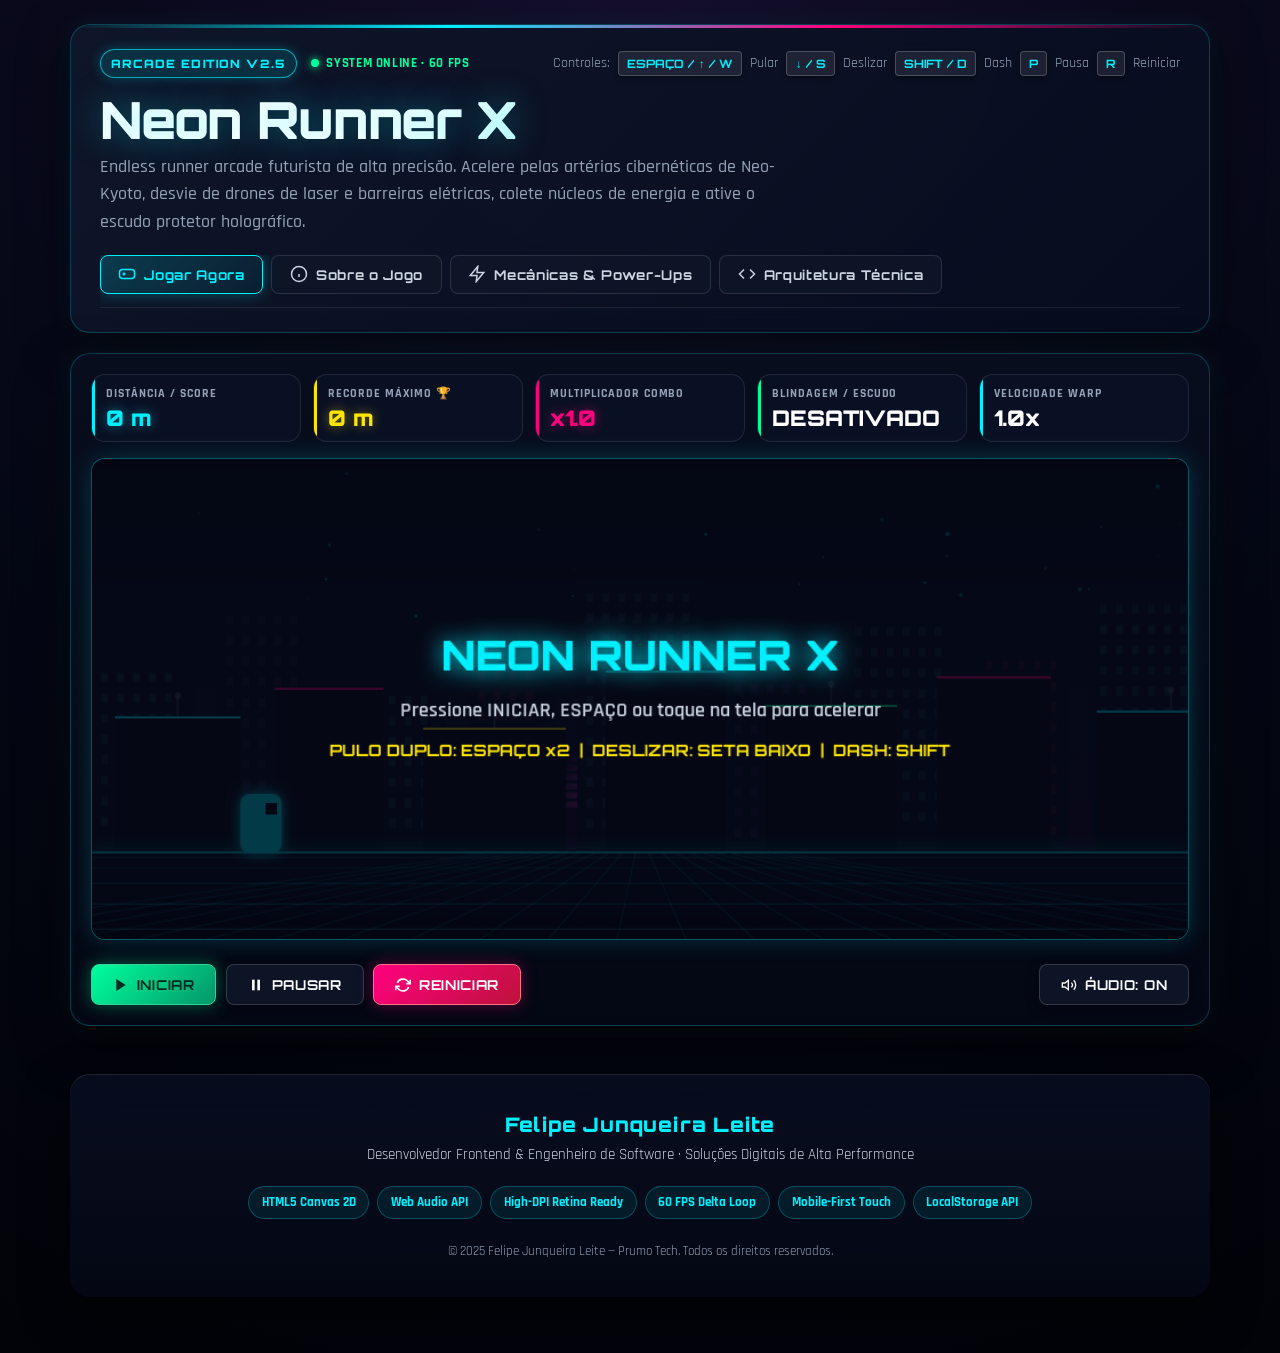
<file: projetos/jogo-moderno/index.html>
<!DOCTYPE html>
<html lang="pt-BR">
<head>
  <meta charset="UTF-8" />
  <meta name="viewport" content="width=device-width, initial-scale=1.0, maximum-scale=5.0" />
  <title>Neon Runner X | Cyberpunk Endless Arcade</title>
  <meta name="description" content="Neon Runner X — Arcade cyberpunk futurista em HTML5 Canvas 60 FPS, Web Audio API procedural, High-DPI e física de saltos e dash." />
  <meta name="theme-color" content="#040714" />
  <link rel="preconnect" href="https://fonts.googleapis.com" />
  <link rel="preconnect" href="https://fonts.gstatic.com" crossorigin />
  <link href="https://fonts.googleapis.com/css2?family=Orbitron:wght@500;700;900&family=Rajdhani:wght@500;600;700&display=swap" rel="stylesheet" />
  <style>
    :root {
      --bg-dark: #040714;
      --bg-deep: #070c1e;
      --bg-card: rgba(12, 20, 42, 0.78);
      --border-card: rgba(0, 240, 255, 0.22);
      --border-highlight: rgba(0, 240, 255, 0.65);
      --cyan: #00f0ff;
      --cyan-glow: rgba(0, 240, 255, 0.45);
      --magenta: #ff007f;
      --magenta-glow: rgba(255, 0, 127, 0.45);
      --emerald: #00ff9d;
      --yellow: #ffe600;
      --ink: #f8fafc;
      --ink-dim: #cbd5e1;
      --muted: #94a3b8;
      --radius-sm: 8px;
      --radius-md: 14px;
      --radius-lg: 20px;
      --transition: all 0.22s cubic-bezier(0.16, 1, 0.3, 1);
    }

    * {
      box-sizing: border-box;
      margin: 0;
      padding: 0;
    }

    body {
      background: radial-gradient(circle at 50% 0%, #150f2e 0%, var(--bg-dark) 55%, #020308 100%);
      font-family: 'Rajdhani', sans-serif;
      color: var(--ink);
      min-height: 100dvh;
      overflow-x: hidden;
      line-height: 1.5;
      -webkit-font-smoothing: antialiased;
    }

    /* Container Principal */
    .app-wrap {
      width: min(1140px, calc(100% - 2rem));
      margin: 1.5rem auto 3.5rem;
      position: relative;
    }

    /* Header e Banner de Destaque */
    .cyber-header {
      background: linear-gradient(135deg, rgba(15, 23, 42, 0.95), rgba(7, 12, 30, 0.92));
      border: 1px solid var(--border-card);
      border-radius: var(--radius-lg);
      padding: 1.5rem 1.8rem;
      box-shadow: 0 16px 48px rgba(0, 0, 0, 0.65), 0 0 24px rgba(0, 240, 255, 0.08);
      backdrop-filter: blur(12px);
      margin-bottom: 1.25rem;
      position: relative;
      overflow: hidden;
    }

    .cyber-header::before {
      content: "";
      position: absolute;
      top: 0;
      left: 0;
      right: 0;
      height: 3px;
      background: linear-gradient(90deg, transparent, var(--cyan), var(--magenta), transparent);
    }

    .header-top {
      display: flex;
      justify-content: space-between;
      align-items: center;
      flex-wrap: wrap;
      gap: 1rem;
      margin-bottom: 0.8rem;
    }

    .brand-title {
      display: flex;
      align-items: center;
      gap: 0.85rem;
    }

    .brand-badge {
      font-family: 'Orbitron', sans-serif;
      font-size: 0.72rem;
      font-weight: 900;
      letter-spacing: 0.1em;
      background: rgba(0, 240, 255, 0.12);
      color: var(--cyan);
      border: 1px solid var(--border-highlight);
      padding: 0.3rem 0.65rem;
      border-radius: 999px;
      text-transform: uppercase;
      box-shadow: 0 0 12px rgba(0, 240, 255, 0.25);
    }

    .brand-status {
      display: inline-flex;
      align-items: center;
      gap: 0.45rem;
      font-size: 0.82rem;
      color: var(--emerald);
      font-weight: 700;
      letter-spacing: 0.05em;
    }

    .status-dot {
      width: 8px;
      height: 8px;
      border-radius: 50%;
      background: var(--emerald);
      box-shadow: 0 0 8px var(--emerald);
      animation: pulse 1.6s infinite ease-in-out;
    }

    @keyframes pulse {
      0%, 100% { opacity: 1; transform: scale(1); }
      50% { opacity: 0.4; transform: scale(0.85); }
    }

    h1 {
      font-family: 'Orbitron', sans-serif;
      font-size: clamp(2rem, 5vw, 3.2rem);
      font-weight: 900;
      line-height: 1.1;
      letter-spacing: -0.02em;
      background: linear-gradient(135deg, #ffffff 30%, var(--cyan) 80%, var(--magenta) 100%);
      -webkit-background-clip: text;
      -webkit-text-fill-color: transparent;
      text-shadow: 0 0 35px rgba(0, 240, 255, 0.35);
      margin-bottom: 0.35rem;
    }

    .header-desc {
      color: var(--muted);
      font-size: clamp(1rem, 1.8vw, 1.15rem);
      max-width: 78ch;
      font-weight: 500;
    }

    /* Navegação por Abas */
    .tabs-nav {
      display: flex;
      gap: 0.5rem;
      margin-top: 1.2rem;
      border-bottom: 1px solid rgba(255, 255, 255, 0.08);
      padding-bottom: 0.8rem;
      overflow-x: auto;
      scrollbar-width: none;
    }

    .tabs-nav::-webkit-scrollbar {
      display: none;
    }

    .tab-btn {
      background: rgba(15, 23, 42, 0.7);
      border: 1px solid rgba(255, 255, 255, 0.12);
      color: var(--ink-dim);
      font-family: 'Orbitron', sans-serif;
      font-size: 0.84rem;
      font-weight: 700;
      letter-spacing: 0.05em;
      padding: 0.6rem 1.1rem;
      border-radius: var(--radius-sm);
      cursor: pointer;
      display: inline-flex;
      align-items: center;
      gap: 0.5rem;
      transition: var(--transition);
      white-space: nowrap;
    }

    .tab-btn:hover {
      border-color: var(--cyan);
      color: var(--cyan);
      transform: translateY(-2px);
      box-shadow: 0 4px 14px rgba(0, 240, 255, 0.2);
    }

    .tab-btn.active {
      background: linear-gradient(135deg, rgba(0, 240, 255, 0.18), rgba(0, 240, 255, 0.05));
      border-color: var(--cyan);
      color: var(--cyan);
      box-shadow: 0 0 16px rgba(0, 240, 255, 0.3);
    }

    /* Painéis de Conteúdo */
    .panel {
      display: none;
      animation: panelFadeIn 0.3s cubic-bezier(0.16, 1, 0.3, 1) forwards;
    }

    .panel.active {
      display: block;
    }

    @keyframes panelFadeIn {
      from { opacity: 0; transform: translateY(10px); }
      to { opacity: 1; transform: translateY(0); }
    }

    /* Arena do Jogo */
    .game-arena {
      background: linear-gradient(180deg, rgba(8, 14, 30, 0.95), rgba(4, 7, 20, 0.98));
      border: 1px solid var(--border-card);
      border-radius: var(--radius-lg);
      padding: 1.25rem;
      box-shadow: 0 20px 50px rgba(0, 0, 0, 0.7), 0 0 30px rgba(0, 240, 255, 0.07);
      backdrop-filter: blur(14px);
      position: relative;
    }

    /* HUD Superior */
    .hud-bar {
      display: grid;
      grid-template-columns: repeat(auto-fit, minmax(130px, 1fr));
      gap: 0.75rem;
      margin-bottom: 1rem;
    }

    .hud-card {
      background: rgba(11, 18, 38, 0.85);
      border: 1px solid rgba(255, 255, 255, 0.09);
      border-radius: var(--radius-md);
      padding: 0.65rem 0.9rem;
      position: relative;
      overflow: hidden;
      display: flex;
      flex-direction: column;
      justify-content: center;
      transition: var(--transition);
    }

    .hud-card::after {
      content: "";
      position: absolute;
      top: 0;
      left: 0;
      width: 3px;
      height: 100%;
      background: var(--cyan);
    }

    .hud-card.gold::after { background: var(--yellow); }
    .hud-card.magenta::after { background: var(--magenta); }
    .hud-card.emerald::after { background: var(--emerald); }

    .hud-label {
      font-size: 0.74rem;
      font-weight: 700;
      text-transform: uppercase;
      letter-spacing: 0.08em;
      color: var(--muted);
      display: flex;
      align-items: center;
      justify-content: space-between;
    }

    .hud-value {
      font-family: 'Orbitron', sans-serif;
      font-size: 1.35rem;
      font-weight: 900;
      color: #fff;
      line-height: 1.2;
      margin-top: 0.15rem;
    }

    .hud-value.glow-cyan { color: var(--cyan); text-shadow: 0 0 12px var(--cyan-glow); }
    .hud-value.glow-gold { color: var(--yellow); text-shadow: 0 0 12px rgba(255, 230, 0, 0.45); }
    .hud-value.glow-magenta { color: var(--magenta); text-shadow: 0 0 12px var(--magenta-glow); }
    .hud-value.glow-emerald { color: var(--emerald); text-shadow: 0 0 12px rgba(0, 255, 157, 0.45); }

    /* Container do Canvas com High-DPI */
    .canvas-container {
      position: relative;
      width: 100%;
      border-radius: var(--radius-md);
      overflow: hidden;
      background: #020612;
      border: 1px solid rgba(0, 240, 255, 0.35);
      box-shadow: 0 0 24px rgba(0, 240, 255, 0.18), inset 0 0 40px rgba(0, 0, 0, 0.85);
    }

    canvas#gameCanvas {
      width: 100%;
      aspect-ratio: 960 / 420;
      max-height: 480px;
      display: block;
      outline: none;
      user-select: none;
      touch-action: none;
    }

    /* Painel de Controles Desktop e Atalhos */
    .game-toolbar {
      display: flex;
      flex-wrap: wrap;
      justify-content: space-between;
      align-items: center;
      gap: 0.75rem;
      margin-top: 1rem;
      padding-top: 0.5rem;
    }

    .btn-group {
      display: flex;
      flex-wrap: wrap;
      gap: 0.6rem;
    }

    .cyber-btn {
      font-family: 'Orbitron', sans-serif;
      font-size: 0.85rem;
      font-weight: 700;
      letter-spacing: 0.05em;
      padding: 0.7rem 1.3rem;
      border-radius: var(--radius-sm);
      border: 1px solid transparent;
      cursor: pointer;
      display: inline-flex;
      align-items: center;
      justify-content: center;
      gap: 0.5rem;
      transition: var(--transition);
      text-transform: uppercase;
      box-shadow: 0 4px 14px rgba(0, 0, 0, 0.3);
    }

    .cyber-btn:active {
      transform: scale(0.97);
    }

    .btn-start {
      background: linear-gradient(135deg, #00ff9d, #059669);
      color: #022c22;
      border-color: #34d399;
      box-shadow: 0 0 18px rgba(0, 255, 157, 0.35);
    }

    .btn-start:hover {
      box-shadow: 0 0 25px rgba(0, 255, 157, 0.55);
      transform: translateY(-2px);
    }

    .btn-restart {
      background: linear-gradient(135deg, #ff007f, #be123c);
      color: #fff;
      border-color: #fb7185;
      box-shadow: 0 0 16px rgba(255, 0, 127, 0.35);
    }

    .btn-restart:hover {
      box-shadow: 0 0 24px rgba(255, 0, 127, 0.55);
      transform: translateY(-2px);
    }

    .btn-action {
      background: rgba(15, 23, 42, 0.85);
      color: var(--ink);
      border: 1px solid rgba(255, 255, 255, 0.16);
    }

    .btn-action:hover {
      border-color: var(--cyan);
      color: var(--cyan);
      box-shadow: 0 0 14px rgba(0, 240, 255, 0.25);
      transform: translateY(-2px);
    }

    .btn-sound.muted {
      color: var(--magenta);
      border-color: rgba(255, 0, 127, 0.4);
    }

    /* Keymap badges */
    .controls-hint {
      display: flex;
      flex-wrap: wrap;
      align-items: center;
      gap: 0.5rem;
      color: var(--muted);
      font-size: 0.85rem;
    }

    .key-badge {
      font-family: 'Orbitron', monospace;
      font-size: 0.72rem;
      font-weight: 700;
      background: rgba(255, 255, 255, 0.08);
      border: 1px solid rgba(255, 255, 255, 0.2);
      color: var(--cyan);
      padding: 0.2rem 0.5rem;
      border-radius: 4px;
      box-shadow: 0 2px 4px rgba(0,0,0,0.4);
    }

    /* Controles Mobile Touch */
    .touch-overlay {
      display: none;
      grid-template-columns: 1fr 1fr;
      gap: 0.8rem;
      margin-top: 1rem;
    }

    @media (max-width: 820px) {
      .touch-overlay {
        display: grid;
      }
    }

    .touch-btn {
      background: linear-gradient(135deg, rgba(14, 25, 54, 0.95), rgba(7, 12, 30, 0.92));
      border: 2px solid var(--border-card);
      border-radius: var(--radius-md);
      padding: 1.1rem 1rem;
      color: var(--ink);
      font-family: 'Orbitron', sans-serif;
      font-size: 1rem;
      font-weight: 900;
      letter-spacing: 0.05em;
      display: flex;
      flex-direction: column;
      align-items: center;
      justify-content: center;
      gap: 0.35rem;
      cursor: pointer;
      user-select: none;
      touch-action: manipulation;
      transition: var(--transition);
      box-shadow: 0 8px 24px rgba(0, 0, 0, 0.5);
    }

    .touch-btn span.hint {
      font-family: 'Rajdhani', sans-serif;
      font-size: 0.78rem;
      font-weight: 600;
      color: var(--muted);
      text-transform: uppercase;
      letter-spacing: 0.05em;
    }

    .touch-btn:active, .touch-btn.pressed {
      transform: scale(0.96);
      background: rgba(0, 240, 255, 0.2);
      border-color: var(--cyan);
      box-shadow: 0 0 24px rgba(0, 240, 255, 0.45);
    }

    .touch-btn.jump-btn {
      border-color: rgba(0, 240, 255, 0.45);
      color: var(--cyan);
    }

    .touch-btn.dash-btn {
      border-color: rgba(255, 0, 127, 0.45);
      color: var(--magenta);
    }

    .touch-btn.dash-btn:active, .touch-btn.dash-btn.pressed {
      background: rgba(255, 0, 127, 0.2);
      border-color: var(--magenta);
      box-shadow: 0 0 24px rgba(255, 0, 127, 0.45);
    }

    /* Cartões e Grid das Abas Informações */
    .info-grid {
      display: grid;
      grid-template-columns: repeat(auto-fit, minmax(280px, 1fr));
      gap: 1.25rem;
      margin-top: 0.8rem;
    }

    .cyber-card {
      background: var(--bg-card);
      border: 1px solid var(--border-card);
      border-radius: var(--radius-md);
      padding: 1.4rem;
      backdrop-filter: blur(14px);
      box-shadow: 0 12px 30px rgba(0, 0, 0, 0.5);
      position: relative;
      overflow: hidden;
      transition: var(--transition);
    }

    .cyber-card:hover {
      border-color: var(--cyan);
      box-shadow: 0 16px 36px rgba(0, 240, 255, 0.15);
      transform: translateY(-3px);
    }

    .card-icon {
      font-size: 2rem;
      margin-bottom: 0.6rem;
      display: inline-block;
    }

    .cyber-card h3 {
      font-family: 'Orbitron', sans-serif;
      font-size: 1.15rem;
      color: var(--cyan);
      margin-bottom: 0.45rem;
      display: flex;
      align-items: center;
      gap: 0.5rem;
    }

    .cyber-card p {
      color: var(--muted);
      font-size: 0.96rem;
      line-height: 1.6;
    }

    .cyber-card .tag-list {
      display: flex;
      flex-wrap: wrap;
      gap: 0.4rem;
      margin-top: 0.9rem;
    }

    .cyber-tag {
      font-size: 0.74rem;
      font-weight: 700;
      color: var(--emerald);
      background: rgba(0, 255, 157, 0.1);
      border: 1px solid rgba(0, 255, 157, 0.25);
      padding: 0.25rem 0.6rem;
      border-radius: 999px;
    }

    /* Rodapé Comercial */
    .cyber-footer {
      margin-top: 3rem;
      border-top: 1px solid rgba(255, 255, 255, 0.12);
      padding: 2.2rem 1.5rem;
      background: linear-gradient(180deg, rgba(10, 16, 36, 0.8), rgba(4, 7, 20, 0.95));
      border-radius: var(--radius-lg);
      text-align: center;
      box-shadow: 0 18px 45px rgba(0, 0, 0, 0.65);
    }

    .footer-author {
      font-family: 'Orbitron', sans-serif;
      font-size: 1.25rem;
      font-weight: 900;
      letter-spacing: 0.04em;
      color: var(--cyan);
      margin-bottom: 0.25rem;
    }

    .footer-desc {
      color: var(--ink-dim);
      font-size: 0.95rem;
      margin-bottom: 1.2rem;
    }

    .footer-badges {
      display: flex;
      flex-wrap: wrap;
      gap: 0.5rem;
      justify-content: center;
      margin-bottom: 1.4rem;
    }

    .tech-pill {
      font-family: 'Rajdhani', sans-serif;
      font-weight: 700;
      font-size: 0.82rem;
      background: rgba(0, 240, 255, 0.08);
      border: 1px solid rgba(0, 240, 255, 0.25);
      color: var(--cyan);
      padding: 0.35rem 0.8rem;
      border-radius: 999px;
      transition: var(--transition);
    }

    .tech-pill:hover {
      background: var(--cyan);
      color: #040714;
      box-shadow: 0 0 14px var(--cyan);
    }

    .footer-copy {
      color: var(--muted);
      font-size: 0.82rem;
    }

    /* Redução de movimento para Acessibilidade */
    @media (prefers-reduced-motion: reduce) {
      *, ::before, ::after {
        animation-duration: 0.01ms !important;
        animation-iteration-count: 1 !important;
        transition-duration: 0.01ms !important;
      }
    }
  </style>
</head>
<body>

  <main class="app-wrap">
    <!-- Header Principal -->
    <header class="cyber-header">
      <div class="header-top">
        <div class="brand-title">
          <span class="brand-badge">Arcade Edition v2.5</span>
          <div class="brand-status">
            <span class="status-dot"></span>
            <span>SYSTEM ONLINE · 60 FPS</span>
          </div>
        </div>
        <div class="controls-hint">
          <span>Controles:</span>
          <span class="key-badge">ESPAÇO / ↑ / W</span> Pular
          <span class="key-badge">↓ / S</span> Deslizar
          <span class="key-badge">SHIFT / D</span> Dash
          <span class="key-badge">P</span> Pausa
          <span class="key-badge">R</span> Reiniciar
        </div>
      </div>

      <h1>Neon Runner X</h1>
      <p class="header-desc">
        Endless runner arcade futurista de alta precisão. Acelere pelas artérias cibernéticas de Neo-Kyoto, desvie de drones de laser e barreiras elétricas, colete núcleos de energia e ative o escudo protetor holográfico.
      </p>

      <!-- Abas de Navegação -->
      <nav class="tabs-nav" role="tablist" aria-label="Navegação do Jogo">
        <button class="tab-btn active" role="tab" aria-selected="true" data-tab="tab-jogar">
          <svg width="18" height="18" viewBox="0 0 24 24" fill="none" stroke="currentColor" stroke-width="2"><rect x="2" y="6" width="20" height="12" rx="4"></rect><path d="M6 12h4m-2-2v4m10-2h.01m-3-1h.01"></path></svg>
          Jogar Agora
        </button>
        <button class="tab-btn" role="tab" aria-selected="false" data-tab="tab-sobre">
          <svg width="18" height="18" viewBox="0 0 24 24" fill="none" stroke="currentColor" stroke-width="2"><circle cx="12" cy="12" r="10"></circle><line x1="12" y1="16" x2="12" y2="12"></line><line x1="12" y1="8" x2="12.01" y2="8"></line></svg>
          Sobre o Jogo
        </button>
        <button class="tab-btn" role="tab" aria-selected="false" data-tab="tab-mecanicas">
          <svg width="18" height="18" viewBox="0 0 24 24" fill="none" stroke="currentColor" stroke-width="2"><polygon points="13 2 3 14 12 14 11 22 21 10 12 10 13 2"></polygon></svg>
          Mecânicas & Power-Ups
        </button>
        <button class="tab-btn" role="tab" aria-selected="false" data-tab="tab-tecnologia">
          <svg width="18" height="18" viewBox="0 0 24 24" fill="none" stroke="currentColor" stroke-width="2"><polyline points="16 18 22 12 16 6"></polyline><polyline points="8 6 2 12 8 18"></polyline></svg>
          Arquitetura Técnica
        </button>
      </nav>
    </header>

    <!-- ABA 1: JOGAR -->
    <section class="panel active" id="tab-jogar">
      <div class="game-arena">
        <!-- HUD Superior -->
        <div class="hud-bar">
          <div class="hud-card">
            <span class="hud-label">Distância / Score</span>
            <div class="hud-value glow-cyan" id="hudScore">0 m</div>
          </div>
          <div class="hud-card gold">
            <span class="hud-label">Recorde Máximo 🏆</span>
            <div class="hud-value glow-gold" id="hudBest">0 m</div>
          </div>
          <div class="hud-card magenta">
            <span class="hud-label">Multiplicador Combo</span>
            <div class="hud-value glow-magenta" id="hudCombo">x1.0</div>
          </div>
          <div class="hud-card emerald">
            <span class="hud-label">Blindagem / Escudo</span>
            <div class="hud-value glow-emerald" id="hudShield">DESATIVADO</div>
          </div>
          <div class="hud-card">
            <span class="hud-label">Velocidade Warp</span>
            <div class="hud-value" id="hudSpeed">1.0x</div>
          </div>
        </div>

        <!-- Canvas com Suporte a High-DPI -->
        <div class="canvas-container" id="canvasContainer">
          <canvas id="gameCanvas" width="960" height="420" tabindex="0" aria-label="Área de gameplay do Neon Runner X"></canvas>
        </div>

        <!-- Barra de Ações do Jogo -->
        <div class="game-toolbar">
          <div class="btn-group">
            <button class="cyber-btn btn-start" id="btnStart" aria-label="Iniciar Partida">
              <svg width="16" height="16" viewBox="0 0 24 24" fill="currentColor"><polygon points="5 3 19 12 5 21 5 3"></polygon></svg>
              <span>Iniciar</span>
            </button>
            <button class="cyber-btn btn-action" id="btnPause" aria-label="Pausar Partida">
              <svg width="16" height="16" viewBox="0 0 24 24" fill="currentColor"><rect x="6" y="4" width="4" height="16"></rect><rect x="14" y="4" width="4" height="16"></rect></svg>
              <span>Pausar</span>
            </button>
            <button class="cyber-btn btn-restart" id="btnRestart" aria-label="Reiniciar Partida">
              <svg width="16" height="16" viewBox="0 0 24 24" fill="none" stroke="currentColor" stroke-width="2.5"><path d="M23 4v6h-6"></path><path d="M1 20v-6h6"></path><path d="M3.51 9a9 9 0 0 1 14.85-3.36L23 10M1 14l4.64 4.36A9 9 0 0 0 20.49 15"></path></svg>
              <span>Reiniciar</span>
            </button>
          </div>

          <div class="btn-group">
            <button class="cyber-btn btn-action btn-sound" id="btnAudioToggle" aria-label="Alternar Áudio">
              <svg id="iconAudioOn" width="16" height="16" viewBox="0 0 24 24" fill="none" stroke="currentColor" stroke-width="2"><polygon points="11 5 6 9 2 9 2 15 6 15 11 19 11 5"></polygon><path d="M19.07 4.93a10 10 0 0 1 0 14.14M15.54 8.46a5 5 0 0 1 0 7.07"></path></svg>
              <svg id="iconAudioOff" style="display:none;" width="16" height="16" viewBox="0 0 24 24" fill="none" stroke="currentColor" stroke-width="2"><polygon points="11 5 6 9 2 9 2 15 6 15 11 19 11 5"></polygon><line x1="23" y1="9" x2="17" y2="15"></line><line x1="17" y1="9" x2="23" y2="15"></line></svg>
              <span id="labelAudio">Áudio: ON</span>
            </button>
          </div>
        </div>

        <!-- Controles Touch Otimizados para Mobile -->
        <div class="touch-overlay">
          <button class="touch-btn jump-btn" id="touchJump" aria-label="Pular ou Pulo Duplo">
            <svg width="28" height="28" viewBox="0 0 24 24" fill="none" stroke="currentColor" stroke-width="2.5"><polyline points="18 15 12 9 6 15"></polyline></svg>
            <span>PULAR</span>
            <span class="hint">Toque duplo = Pulo Duplo</span>
          </button>
          <button class="touch-btn dash-btn" id="touchDash" aria-label="Deslizar ou Dash">
            <svg width="28" height="28" viewBox="0 0 24 24" fill="none" stroke="currentColor" stroke-width="2.5"><polyline points="6 9 12 15 18 9"></polyline></svg>
            <span>DESLIZAR / DASH</span>
            <span class="hint">Esquiva de Lasers</span>
          </button>
        </div>
      </div>
    </section>

    <!-- ABA 2: SOBRE O JOGO -->
    <section class="panel" id="tab-sobre">
      <div class="info-grid">
        <article class="cyber-card">
          <div class="card-icon">🌆</div>
          <h3>Metrópole Neon 2099</h3>
          <p>
            Em uma megalópole futurista movida a dados e energia sintética, você pilota um corredor cibernético de elite. O objetivo é cruzar as vias de dados interconectadas, desviando de defesas automatizadas e quebrando recordes de distância.
          </p>
          <div class="tag-list">
            <span class="cyber-tag">Cenário Parallax</span>
            <span class="cyber-tag">Synthwave</span>
            <span class="cyber-tag">60 FPS</span>
          </div>
        </article>

        <article class="cyber-card">
          <div class="card-icon">⚡</div>
          <h3>Física & Precisão Tátil</h3>
          <p>
            Motor de física com gravidade vetorial, inércia ajustada e hitboxes justas. O sistema de pulo duplo e slide permite transições suaves para escapar de barreiras duplas e drones sentinela sem perda de fluidez.
          </p>
          <div class="tag-list">
            <span class="cyber-tag">Double Jump</span>
            <span class="cyber-tag">Fast Slide</span>
            <span class="cyber-tag">Ghost Dash</span>
          </div>
        </article>

        <article class="cyber-card">
          <div class="card-icon">🛡️</div>
          <h3>Sistema de Blindagem</h3>
          <p>
            Colete 3 núcleos de energia consecutivos (Energy Cores) ou encontre orbes de blindagem para criar uma cúpula protetora holográfica. O escudo absorve 1 impacto fatal de obstáculo, garantindo uma segunda chance na sua corrida.
          </p>
          <div class="tag-list">
            <span class="cyber-tag">Shield Core</span>
            <span class="cyber-tag">Combo Chain</span>
            <span class="cyber-tag">Score Booster</span>
          </div>
        </article>
      </div>
    </section>

    <!-- ABA 3: MECÂNICAS & POWER-UPS -->
    <section class="panel" id="tab-mecanicas">
      <div class="info-grid">
        <article class="cyber-card">
          <div class="card-icon">🚀</div>
          <h3>Pulo Duplo (Double Jump)</h3>
          <p>
            Pressione a tecla de pulo novamente no ar para acionar os propulsores iônicos secundários, gerando uma onda de choque neon e alcançando plataformas elevadas e orbes altas.
          </p>
          <div class="tag-list">
            <span class="cyber-tag">Comando: ESPAÇO x2</span>
            <span class="cyber-tag">Propulsão Neon</span>
          </div>
        </article>

        <article class="cyber-card">
          <div class="card-icon">⚡</div>
          <h3>Cyber Slide & Dash</h3>
          <p>
            Mantenha a tecla para baixo (↓ / S) para diminuir a sua altura em 50% e deslizar velozmente sob drones de laser suspensos. Pressione Shift ou D para um impulso de warp com intangibilidade temporal.
          </p>
          <div class="tag-list">
            <span class="cyber-tag">Comando: SETA BAIXO</span>
            <span class="cyber-tag">Esquiva Aérea</span>
          </div>
        </article>

        <article class="cyber-card">
          <div class="card-icon">🛸</div>
          <h3>Obstáculos Dinâmicos</h3>
          <p>
            Barreiras terrestres de cristal neon (Cyber Spikes), Drones de vigilância suspensos com feixe de laser vertical e portões elétricos com arcos voltaicos aleatórios. A velocidade do jogo escala progressivamente.
          </p>
          <div class="tag-list">
            <span class="cyber-tag">Drones Aéreos</span>
            <span class="cyber-tag">Laser Spikes</span>
            <span class="cyber-tag">Shock Gates</span>
          </div>
        </article>

        <article class="cyber-card">
          <div class="card-icon">💎</div>
          <h3>Orbes & Multiplicador</h3>
          <p>
            Colete Energy Cores douradas e ciano ao longo do caminho para elevar seu multiplicador de pontos até x5.0. Cada orbe estende o tempo do multiplicador e contribui para a pontuação máxima.
          </p>
          <div class="tag-list">
            <span class="cyber-tag">+100 Pontos</span>
            <span class="cyber-tag">Combo Multiplier</span>
            <span class="cyber-tag">Energy Core</span>
          </div>
        </article>
      </div>
    </section>

    <!-- ABA 4: ARQUITETURA TÉCNICA -->
    <section class="panel" id="tab-tecnologia">
      <div class="info-grid">
        <article class="cyber-card">
          <div class="card-icon">🖥️</div>
          <h3>HTML5 Canvas High-DPI</h3>
          <p>
            Escalação de resolução inteligente baseada em <code>window.devicePixelRatio</code>. Renderiza com nitidez absoluta em telas Retina e displays móveis de alta densidade sem blur de pixel.
          </p>
          <div class="tag-list">
            <span class="cyber-tag">devicePixelRatio</span>
            <span class="cyber-tag">Sub-pixel AA</span>
            <span class="cyber-tag">Smooth Glow</span>
          </div>
        </article>

        <article class="cyber-card">
          <div class="card-icon">🔊</div>
          <h3>Web Audio API Procedural</h3>
          <p>
            100% dos efeitos sonoros são gerados via síntese harmônica e modulação FM/AM no próprio navegador (osciladores Sine, Triangle, Sawtooth e ruído filtrado), com zero carregamento de arquivos externos de áudio.
          </p>
          <div class="tag-list">
            <span class="cyber-tag">Zero Asset Wait</span>
            <span class="cyber-tag">Biquad Filter</span>
            <span class="cyber-tag">FM Synthesis</span>
          </div>
        </article>

        <article class="cyber-card">
          <div class="card-icon">⚡</div>
          <h3>Loop 60 FPS Desacoplado</h3>
          <p>
            Executado via <code>requestAnimationFrame</code> com controle de delta-time para garantir velocidade física constante independente da taxa de atualização do monitor (60Hz, 120Hz ou 144Hz).
          </p>
          <div class="tag-list">
            <span class="cyber-tag">Delta Timing</span>
            <span class="cyber-tag">State Machine</span>
            <span class="cyber-tag">AABB Collision</span>
          </div>
        </article>
      </div>
    </section>

    <!-- Rodapé Comercial -->
    <footer class="cyber-footer">
      <p class="footer-author">Felipe Junqueira Leite</p>
      <p class="footer-desc">Desenvolvedor Frontend & Engenheiro de Software · Soluções Digitais de Alta Performance</p>
      <div class="footer-badges">
        <span class="tech-pill">HTML5 Canvas 2D</span>
        <span class="tech-pill">Web Audio API</span>
        <span class="tech-pill">High-DPI Retina Ready</span>
        <span class="tech-pill">60 FPS Delta Loop</span>
        <span class="tech-pill">Mobile-First Touch</span>
        <span class="tech-pill">LocalStorage API</span>
      </div>
      <p class="footer-copy">© 2025 Felipe Junqueira Leite — Prumo Tech. Todos os direitos reservados.</p>
    </footer>
  </main>

  <!-- Script do Motor do Jogo (Neon Runner X) -->
  <script>
    /* ==========================================================================
       1. GERENCIADOR DE ÁUDIO VIA WEB AUDIO API (100% PROCEDURAL NATIVO)
       ========================================================================== */
    class CyberAudio {
      constructor() {
        this.ctx = null;
        this.muted = false;
        this.initialized = false;
      }

      init() {
        if (this.initialized && this.ctx) return;
        try {
          const AudioContextClass = window.AudioContext || window.webkitAudioContext;
          if (AudioContextClass) {
            this.ctx = new AudioContextClass();
            this.initialized = true;
          }
        } catch (e) {
          console.warn('Web Audio indisponível no navegador:', e);
        }
      }

      resume() {
        if (this.ctx && this.ctx.state === 'suspended') {
          this.ctx.resume();
        }
      }

      toggleMute() {
        this.muted = !this.muted;
        return this.muted;
      }

      // Som de pulo: modulação de frequência ascendente rápida
      playJump() {
        if (this.muted || !this.ctx) return;
        this.resume();
        const t = this.ctx.currentTime;
        const osc = this.ctx.createOscillator();
        const gain = this.ctx.createGain();

        osc.type = 'sine';
        osc.frequency.setValueAtTime(160, t);
        osc.frequency.exponentialRampToValueAtTime(480, t + 0.14);

        gain.gain.setValueAtTime(0.18, t);
        gain.gain.exponentialRampToValueAtTime(0.001, t + 0.14);

        osc.connect(gain);
        gain.connect(this.ctx.destination);
        osc.start(t);
        osc.stop(t + 0.14);
      }

      // Pulo duplo: chirp duplo em tom mais agudo
      playDoubleJump() {
        if (this.muted || !this.ctx) return;
        this.resume();
        const t = this.ctx.currentTime;
        const osc = this.ctx.createOscillator();
        const gain = this.ctx.createGain();

        osc.type = 'triangle';
        osc.frequency.setValueAtTime(320, t);
        osc.frequency.exponentialRampToValueAtTime(740, t + 0.16);

        gain.gain.setValueAtTime(0.22, t);
        gain.gain.exponentialRampToValueAtTime(0.001, t + 0.16);

        osc.connect(gain);
        gain.connect(this.ctx.destination);
        osc.start(t);
        osc.stop(t + 0.16);
      }

      // Slide / Deslize: ruído filtrado tipo "whoosh" futurista
      playSlide() {
        if (this.muted || !this.ctx) return;
        this.resume();
        const t = this.ctx.currentTime;
        const bufferSize = Math.floor(this.ctx.sampleRate * 0.14);
        const buffer = this.ctx.createBuffer(1, bufferSize, this.ctx.sampleRate);
        const data = buffer.getChannelData(0);
        for (let i = 0; i < bufferSize; i++) {
          data[i] = Math.random() * 2 - 1;
        }

        const noise = this.ctx.createBufferSource();
        noise.buffer = buffer;

        const filter = this.ctx.createBiquadFilter();
        filter.type = 'bandpass';
        filter.frequency.setValueAtTime(1200, t);
        filter.frequency.exponentialRampToValueAtTime(350, t + 0.14);

        const gain = this.ctx.createGain();
        gain.gain.setValueAtTime(0.12, t);
        gain.gain.exponentialRampToValueAtTime(0.001, t + 0.14);

        noise.connect(filter);
        filter.connect(gain);
        gain.connect(this.ctx.destination);
        noise.start(t);
        noise.stop(t + 0.14);
      }

      // Dash de alta velocidade: warp synth
      playDash() {
        if (this.muted || !this.ctx) return;
        this.resume();
        const t = this.ctx.currentTime;
        const osc = this.ctx.createOscillator();
        const gain = this.ctx.createGain();

        osc.type = 'sawtooth';
        osc.frequency.setValueAtTime(650, t);
        osc.frequency.exponentialRampToValueAtTime(220, t + 0.2);

        gain.gain.setValueAtTime(0.18, t);
        gain.gain.exponentialRampToValueAtTime(0.001, t + 0.2);

        osc.connect(gain);
        gain.connect(this.ctx.destination);
        osc.start(t);
        osc.stop(t + 0.2);
      }

      // Coleta de Orbe de Energia: arpeggio cristalino em tríade
      playCollect() {
        if (this.muted || !this.ctx) return;
        this.resume();
        const t = this.ctx.currentTime;
        const freqs = [659.25, 830.61, 1046.50]; // E5, G#5, C6
        freqs.forEach((freq, idx) => {
          const osc = this.ctx.createOscillator();
          const gain = this.ctx.createGain();
          osc.type = 'sine';
          osc.frequency.setValueAtTime(freq, t + idx * 0.04);

          gain.gain.setValueAtTime(0.14, t + idx * 0.04);
          gain.gain.exponentialRampToValueAtTime(0.001, t + idx * 0.04 + 0.12);

          osc.connect(gain);
          gain.connect(this.ctx.destination);
          osc.start(t + idx * 0.04);
          osc.stop(t + idx * 0.04 + 0.12);
        });
      }

      // Escudo Ativado: acorde estelar em ascensão
      playShieldUp() {
        if (this.muted || !this.ctx) return;
        this.resume();
        const t = this.ctx.currentTime;
        const chord = [440, 554.37, 659.25, 880];
        chord.forEach((freq, i) => {
          const osc = this.ctx.createOscillator();
          const gain = this.ctx.createGain();
          osc.type = 'triangle';
          osc.frequency.setValueAtTime(freq, t + i * 0.03);

          gain.gain.setValueAtTime(0.15, t + i * 0.03);
          gain.gain.exponentialRampToValueAtTime(0.001, t + i * 0.03 + 0.32);

          osc.connect(gain);
          gain.connect(this.ctx.destination);
          osc.start(t + i * 0.03);
          osc.stop(t + i * 0.03 + 0.32);
        });
      }

      // Impacto quebrando o escudo: estilhaço metálico
      playShieldBreak() {
        if (this.muted || !this.ctx) return;
        this.resume();
        const t = this.ctx.currentTime;
        const osc = this.ctx.createOscillator();
        const gain = this.ctx.createGain();

        osc.type = 'sawtooth';
        osc.frequency.setValueAtTime(380, t);
        osc.frequency.exponentialRampToValueAtTime(70, t + 0.28);

        gain.gain.setValueAtTime(0.3, t);
        gain.gain.exponentialRampToValueAtTime(0.001, t + 0.28);

        osc.connect(gain);
        gain.connect(this.ctx.destination);
        osc.start(t);
        osc.stop(t + 0.28);
      }

      // Game Over: sub-bass crash e drop estridente
      playGameOver() {
        if (this.muted || !this.ctx) return;
        this.resume();
        const t = this.ctx.currentTime;
        const osc = this.ctx.createOscillator();
        const gain = this.ctx.createGain();

        osc.type = 'sawtooth';
        osc.frequency.setValueAtTime(160, t);
        osc.frequency.exponentialRampToValueAtTime(28, t + 0.65);

        gain.gain.setValueAtTime(0.35, t);
        gain.gain.exponentialRampToValueAtTime(0.001, t + 0.7);

        osc.connect(gain);
        gain.connect(this.ctx.destination);
        osc.start(t);
        osc.stop(t + 0.7);
      }
    }

    const sound = new CyberAudio();

    /* ==========================================================================
       2. NAVEGAÇÃO DE ABAS
       ========================================================================== */
    const tabButtons = [...document.querySelectorAll('.tab-btn')];
    const panels = [...document.querySelectorAll('.panel')];

    tabButtons.forEach(btn => {
      btn.addEventListener('click', () => {
        sound.init();
        tabButtons.forEach(b => {
          b.classList.remove('active');
          b.setAttribute('aria-selected', 'false');
        });
        panels.forEach(p => p.classList.remove('active'));

        btn.classList.add('active');
        btn.setAttribute('aria-selected', 'true');
        const targetPanel = document.getElementById(btn.dataset.tab);
        if (targetPanel) {
          targetPanel.classList.add('active');
        }
      });
    });

    /* ==========================================================================
       3. ENGINE PRINCIPAL DO JOGO (HIGH-DPI CANVAS, PARALLAX & FÍSICA)
       ========================================================================== */
    const canvas = document.getElementById('gameCanvas');
    const ctx = canvas.getContext('2d');

    // Elementos do HUD
    const hudScore = document.getElementById('hudScore');
    const hudBest = document.getElementById('hudBest');
    const hudCombo = document.getElementById('hudCombo');
    const hudShield = document.getElementById('hudShield');
    const hudSpeed = document.getElementById('hudSpeed');

    // Botões
    const btnStart = document.getElementById('btnStart');
    const btnPause = document.getElementById('btnPause');
    const btnRestart = document.getElementById('btnRestart');
    const btnAudioToggle = document.getElementById('btnAudioToggle');
    const iconAudioOn = document.getElementById('iconAudioOn');
    const iconAudioOff = document.getElementById('iconAudioOff');
    const labelAudio = document.getElementById('labelAudio');

    // Touch Mobile
    const touchJump = document.getElementById('touchJump');
    const touchDash = document.getElementById('touchDash');

    // Dimensões lógicas internas do Canvas
    const VIRTUAL_WIDTH = 960;
    const VIRTUAL_HEIGHT = 420;
    const GROUND_Y = 345;

    // Resolução High-DPI (Retina)
    function resizeCanvasDPI() {
      const dpr = Math.min(window.devicePixelRatio || 1, 2);
      canvas.width = Math.floor(VIRTUAL_WIDTH * dpr);
      canvas.height = Math.floor(VIRTUAL_HEIGHT * dpr);
      ctx.setTransform(1, 0, 0, 1, 0, 0);
      ctx.scale(dpr, dpr);
    }
    resizeCanvasDPI();
    window.addEventListener('resize', resizeCanvasDPI);

    // Constantes de Física
    const GRAVITY = 0.58;
    const JUMP_IMPULSE = -12.4;
    const DOUBLE_JUMP_IMPULSE = -10.6;
    const BASE_SPEED = 5.2;
    const MAX_SPEED = 14.5;
    const SPEED_GROWTH = 0.0012;

    // Estado Geral do Jogo
    const state = {
      running: false,
      paused: false,
      over: false,
      score: 0,
      best: Number(localStorage.getItem('neonRunnerBest_v2') || 0),
      speed: BASE_SPEED,
      combo: 1.0,
      comboTimer: 0,
      coresCollected: 0,
      spawnTimer: 45,
      cameraShake: 0,
      gameTime: 0,
      particles: [],
      obstacles: [],
      cores: [],
      floatingTexts: [],
    };

    // Parallax Skyline
    const skyline = {
      stars: Array.from({ length: 50 }, () => ({
        x: Math.random() * VIRTUAL_WIDTH,
        y: Math.random() * (GROUND_Y - 80),
        size: Math.random() * 2 + 1,
        twinkle: Math.random() * Math.PI,
        speed: Math.random() * 0.3 + 0.1,
      })),
      bgBuildings: [
        { x: 0, w: 90, h: 170, winColor: '#38bdf822' },
        { x: 110, w: 80, h: 220, winColor: '#a855f722' },
        { x: 210, w: 100, h: 150, winColor: '#38bdf822' },
        { x: 330, w: 75, h: 190, winColor: '#f43f5e22' },
        { x: 425, w: 110, h: 240, winColor: '#38bdf822' },
        { x: 555, w: 85, h: 160, winColor: '#a855f722' },
        { x: 660, w: 95, h: 210, winColor: '#38bdf822' },
        { x: 775, w: 80, h: 180, winColor: '#f43f5e22' },
        { x: 875, w: 110, h: 230, winColor: '#38bdf822' },
        { x: 1005, w: 90, h: 165, winColor: '#a855f722' },
      ],
      fgBuildings: [
        { x: 20, w: 110, h: 120, neon: '#00f0ff', beacon: true },
        { x: 160, w: 95, h: 145, neon: '#ff007f', beacon: false },
        { x: 290, w: 125, h: 110, neon: '#ffe600', beacon: true },
        { x: 450, w: 105, h: 160, neon: '#00f0ff', beacon: false },
        { x: 590, w: 115, h: 130, neon: '#00ff9d', beacon: true },
        { x: 740, w: 100, h: 155, neon: '#ff007f', beacon: false },
        { x: 880, w: 130, h: 125, neon: '#00f0ff', beacon: true },
        { x: 1040, w: 110, h: 140, neon: '#ffe600', beacon: false },
      ],
      gridOffset: 0,
    };

    // Objeto do Jogador
    const player = {
      x: 130,
      y: 0,
      baseW: 36,
      baseH: 52,
      w: 36,
      h: 52,
      vy: 0,
      isGrounded: true,
      jumpsLeft: 2,
      isSliding: false,
      slideTimer: 0,
      isDashing: false,
      dashTimer: 0,
      dashCooldown: 0,
      shield: false,
      shieldHitAnim: 0,
      runAnim: 0,
      trail: [],
    };
    player.y = GROUND_Y - player.h;

    /* ==========================================================================
       4. SISTEMA DE PARTÍCULAS E FEEDBACK VISUAL
       ========================================================================== */
    function spawnParticles(x, y, count, color, speedMult = 1, isSpark = false) {
      for (let i = 0; i < count; i++) {
        const angle = Math.random() * Math.PI * 2;
        const spd = (Math.random() * 4 + 1.5) * speedMult;
        state.particles.push({
          x,
          y,
          vx: Math.cos(angle) * spd,
          vy: Math.sin(angle) * spd + (isSpark ? 0.5 : 0),
          life: 1.0,
          decay: Math.random() * 0.035 + 0.02,
          color,
          size: Math.random() * 3 + 2,
        });
      }
    }

    function addFloatingText(text, x, y, color = '#00f0ff') {
      state.floatingTexts.push({
        text,
        x,
        y,
        alpha: 1.0,
        vy: -1.4,
        color,
      });
    }

    /* ==========================================================================
       5. SPAWNER DE OBSTÁCULOS E NÚCLEOS DE ENERGIA
       ========================================================================== */
    function spawnObstacleOrCore() {
      const rand = Math.random();

      // 1. Drones Voadores (Exigem Slide/Abaixar)
      if (rand < 0.35) {
        state.obstacles.push({
          type: 'drone',
          x: VIRTUAL_WIDTH + 40,
          y: GROUND_Y - 95,
          w: 46,
          h: 34,
          hoverOffset: Math.random() * Math.PI * 2,
        });
      }
      // 2. Barreiras Terrestres de Laser (Exigem Pulo)
      else if (rand < 0.70) {
        const height = 38 + Math.random() * 24;
        state.obstacles.push({
          type: 'barrier',
          x: VIRTUAL_WIDTH + 30,
          y: GROUND_Y - height,
          w: 24,
          h: height,
        });
      }
      // 3. Portão Elétrico de Choque (Exigem pulo preciso ou dash)
      else {
        state.obstacles.push({
          type: 'shock_gate',
          x: VIRTUAL_WIDTH + 40,
          y: GROUND_Y - 60,
          w: 32,
          h: 60,
          sparkTimer: 0,
        });
      }

      // Chance de spawnar orbes de energia
      if (Math.random() < 0.65) {
        const isHigh = Math.random() > 0.45;
        const orbY = isHigh ? GROUND_Y - 110 : GROUND_Y - 45;
        state.cores.push({
          x: VIRTUAL_WIDTH + 140,
          y: orbY,
          radius: 11,
          rot: 0,
          collected: false,
        });
      }
    }

    /* ==========================================================================
       6. COMANDOS DO JOGADOR (PULO, DOUBLE JUMP, SLIDE, DASH)
       ========================================================================== */
    function triggerJump() {
      sound.init();
      if (!state.running) {
        startGame();
        return;
      }
      if (state.over || state.paused) return;

      if (player.isGrounded) {
        // Primeiro salto
        player.vy = JUMP_IMPULSE;
        player.isGrounded = false;
        player.jumpsLeft = 1;
        player.isSliding = false;
        sound.playJump();
        spawnParticles(player.x + player.w / 2, player.y + player.h, 8, '#00f0ff', 0.8, true);
      } else if (player.jumpsLeft > 0) {
        // Double jump no ar
        player.vy = DOUBLE_JUMP_IMPULSE;
        player.jumpsLeft = 0;
        sound.playDoubleJump();
        spawnParticles(player.x + player.w / 2, player.y + player.h, 14, '#ff007f', 1.3);
        addFloatingText('DOUBLE JUMP!', player.x - 10, player.y - 12, '#ff007f');
      }
    }

    function triggerSlide() {
      sound.init();
      if (!state.running || state.over || state.paused) return;

      if (player.isGrounded) {
        player.isSliding = true;
        player.slideTimer = 28; // frames de duração
        sound.playSlide();
        spawnParticles(player.x, player.y + player.h - 4, 6, '#ffe600', 1.1, true);
      } else {
        // Queda rápida (Fast Fall)
        player.vy = Math.max(player.vy + 8, 12);
        sound.playSlide();
      }
    }

    function triggerDash() {
      sound.init();
      if (!state.running || state.over || state.paused) return;
      if (player.dashCooldown > 0) return;

      player.isDashing = true;
      player.dashTimer = 18;
      player.dashCooldown = 120; // 2 segundos a 60fps
      state.cameraShake = 5;
      sound.playDash();
      spawnParticles(player.x, player.y + player.h / 2, 16, '#00f0ff', 1.8);
      addFloatingText('WARP DASH!', player.x, player.y - 15, '#00f0ff');
    }

    /* ==========================================================================
       7. COLISÕES AABB DE ALTA PRECISÃO
       ========================================================================== */
    function checkCollision(p, o) {
      const margin = 5;
      return (
        p.x + margin < o.x + o.w &&
        p.x + p.w - margin > o.x &&
        p.y + margin < o.y + o.h &&
        p.y + p.h - margin > o.y
      );
    }

    /* ==========================================================================
       8. ATUALIZAÇÃO DO GAME LOOP (PHYSICS & STATE)
       ========================================================================== */
    function updateGame() {
      if (!state.running || state.paused || state.over) return;

      state.gameTime++;
      state.score += Math.floor(state.speed * 0.12 * state.combo);
      state.speed = Math.min(MAX_SPEED, state.speed + SPEED_GROWTH);

      // Decaimento do Combo
      if (state.comboTimer > 0) {
        state.comboTimer--;
        if (state.comboTimer === 0) {
          state.combo = 1.0;
        }
      }

      // Temporizador de Dash
      if (player.isDashing) {
        player.dashTimer--;
        if (player.dashTimer <= 0) {
          player.isDashing = false;
        }
      }
      if (player.dashCooldown > 0) {
        player.dashCooldown--;
      }

      // Temporizador de Slide
      if (player.isSliding) {
        player.slideTimer--;
        player.h = 24; // Abaixa hitbox
        player.w = 44;
        if (player.slideTimer <= 0) {
          player.isSliding = false;
          player.h = player.baseH;
          player.w = player.baseW;
          player.y = GROUND_Y - player.h;
        }
      } else {
        player.h = player.baseH;
        player.w = player.baseW;
      }

      // Física do Jogador
      player.vy += GRAVITY;
      player.y += player.vy;

      if (player.y >= GROUND_Y - player.h) {
        player.y = GROUND_Y - player.h;
        player.vy = 0;
        if (!player.isGrounded) {
          // Aterrissagem
          spawnParticles(player.x + player.w / 2, GROUND_Y, 4, '#00f0ff', 0.6, true);
        }
        player.isGrounded = true;
        player.jumpsLeft = 2;
      }

      // Animação de corrida e faíscas no chão
      if (player.isGrounded && !player.isSliding) {
        player.runAnim += 0.22;
        if (state.gameTime % 6 === 0) {
          spawnParticles(player.x + 4, GROUND_Y - 2, 1, '#00f0ff88', 0.5, true);
        }
      }

      // Rastro Neon (Trail / Ghost)
      if (state.gameTime % 3 === 0) {
        player.trail.unshift({
          x: player.x,
          y: player.y,
          w: player.w,
          h: player.h,
          alpha: player.isDashing ? 0.8 : 0.45,
          color: player.isDashing ? '#00f0ff' : (player.shield ? '#00ff9d' : '#ff007f'),
        });
        if (player.trail.length > 7) player.trail.pop();
      }

      player.trail.forEach(t => { t.alpha -= 0.055; });
      player.trail = player.trail.filter(t => t.alpha > 0);

      // Shake da câmera
      if (state.cameraShake > 0) {
        state.cameraShake--;
      }

      // Spawner de Obstáculos
      state.spawnTimer--;
      if (state.spawnTimer <= 0) {
        spawnObstacleOrCore();
        const baseInterval = Math.max(34, 75 - (state.speed - BASE_SPEED) * 4.5);
        state.spawnTimer = baseInterval + Math.random() * 25;
      }

      // Mover Obstáculos
      state.obstacles.forEach(o => {
        o.x -= state.speed;
        if (o.type === 'drone') {
          o.hoverOffset += 0.08;
          o.y = (GROUND_Y - 95) + Math.sin(o.hoverOffset) * 14;
        }
      });
      state.obstacles = state.obstacles.filter(o => o.x + o.w > -40);

      // Mover Orbes de Energia
      state.cores.forEach(c => {
        c.x -= state.speed;
        c.rot += 0.06;

        // Coleta de Orbe
        const dist = Math.hypot((player.x + player.w / 2) - c.x, (player.y + player.h / 2) - c.y);
        if (dist < c.radius + player.w / 2 && !c.collected) {
          c.collected = true;
          state.coresCollected++;
          sound.playCollect();

          // Incrementa Combo
          state.combo = Math.min(5.0, Number((state.combo + 0.5).toFixed(1)));
          state.comboTimer = 220; // ~3.6s
          const pointsGained = Math.floor(100 * state.combo);
          state.score += pointsGained;

          spawnParticles(c.x, c.y, 16, '#ffe600', 1.4);
          addFloatingText(`+${pointsGained} COMBO x${state.combo}!`, c.x, c.y - 10, '#ffe600');

          // Concede Escudo a cada 3 orbes
          if (state.coresCollected % 3 === 0 && !player.shield) {
            player.shield = true;
            sound.playShieldUp();
            addFloatingText('CYBER SHIELD ATIVADO!', player.x, player.y - 28, '#00ff9d');
          }
        }
      });
      state.cores = state.cores.filter(c => !c.collected && c.x > -30);

      // Teste de Colisão com Obstáculos
      const pBox = { x: player.x, y: player.y, w: player.w, h: player.h };
      for (const o of state.obstacles) {
        if (checkCollision(pBox, o)) {
          // Se estiver em Dash, ignora colisão (invulnerabilidade temporária)
          if (player.isDashing) {
            spawnParticles(o.x + o.w / 2, o.y + o.h / 2, 8, '#00f0ff', 1.2);
            continue;
          }

          // Se tiver Escudo, consome o escudo e quebra o obstáculo
          if (player.shield) {
            player.shield = false;
            sound.playShieldBreak();
            state.cameraShake = 12;
            spawnParticles(player.x + player.w / 2, player.y + player.h / 2, 22, '#00ff9d', 2.0);
            addFloatingText('SHIELD ABSORVEU IMPACTO!', player.x - 20, player.y - 20, '#00ff9d');
            // Remove o obstáculo
            o.x = -100;
            break;
          }

          // Game Over Fatal
          triggerGameOver();
          break;
        }
      }

      // Atualizar Partículas
      state.particles.forEach(p => {
        p.x += p.vx;
        p.y += p.vy;
        p.life -= p.decay;
      });
      state.particles = state.particles.filter(p => p.life > 0);

      // Textos Flutuantes
      state.floatingTexts.forEach(t => {
        t.y += t.vy;
        t.alpha -= 0.022;
      });
      state.floatingTexts = state.floatingTexts.filter(t => t.alpha > 0);

      // Atualizar HUD
      updateHUD();
    }

    function triggerGameOver() {
      state.over = true;
      state.running = false;
      state.cameraShake = 16;
      sound.playGameOver();

      spawnParticles(player.x + player.w / 2, player.y + player.h / 2, 35, '#ff007f', 2.4);

      if (state.score > state.best) {
        state.best = state.score;
        localStorage.setItem('neonRunnerBest_v2', String(state.best));
      }
      updateHUD();
    }

    function updateHUD() {
      hudScore.textContent = `${state.score} m`;
      hudBest.textContent = `${state.best} m`;
      hudCombo.textContent = `x${state.combo.toFixed(1)}`;
      hudSpeed.textContent = `${(state.speed / BASE_SPEED).toFixed(1)}x`;

      if (player.shield) {
        hudShield.textContent = 'ATIVO [100%]';
        hudShield.className = 'hud-value glow-emerald';
      } else {
        hudShield.textContent = 'DESATIVADO';
        hudShield.className = 'hud-value';
      }
    }

    /* ==========================================================================
       9. RENDERIZAÇÃO GRÁFICA NO CANVAS (60 FPS CYBERPUNK)
       ========================================================================== */
    function render() {
      ctx.save();

      // Camera Shake
      if (state.cameraShake > 0) {
        const shakeX = (Math.random() - 0.5) * state.cameraShake;
        const shakeY = (Math.random() - 0.5) * state.cameraShake;
        ctx.translate(shakeX, shakeY);
      }

      // Céu Noturno Gradiente
      const skyGrad = ctx.createLinearGradient(0, 0, 0, GROUND_Y);
      skyGrad.addColorStop(0, '#040714');
      skyGrad.addColorStop(0.65, '#0b1129');
      skyGrad.addColorStop(1, '#1b0d2d');
      ctx.fillStyle = skyGrad;
      ctx.fillRect(0, 0, VIRTUAL_WIDTH, VIRTUAL_HEIGHT);

      // Estrelas piscantes
      skyline.stars.forEach(s => {
        s.twinkle += 0.05;
        const alpha = 0.35 + Math.sin(s.twinkle) * 0.3;
        ctx.fillStyle = `rgba(0, 240, 255, ${alpha})`;
        ctx.fillRect(s.x, s.y, s.size, s.size);
      });

      // Sol / Orbe Synthwave no Horizonte
      const sunGrad = ctx.createRadialGradient(VIRTUAL_WIDTH / 2, GROUND_Y - 40, 10, VIRTUAL_WIDTH / 2, GROUND_Y - 40, 85);
      sunGrad.addColorStop(0, '#ffe600');
      sunGrad.addColorStop(0.4, '#ff007f');
      sunGrad.addColorStop(0.9, '#a855f700');
      ctx.fillStyle = sunGrad;
      ctx.beginPath();
      ctx.arc(VIRTUAL_WIDTH / 2, GROUND_Y - 40, 85, 0, Math.PI, true);
      ctx.fill();

      // Linhas horizontais no Sol (Efeito Synthwave 80s)
      for (let y = GROUND_Y - 80; y < GROUND_Y - 40; y += 8) {
        ctx.fillStyle = '#0b1129';
        ctx.fillRect(VIRTUAL_WIDTH / 2 - 80, y, 160, 2.5);
      }

      // ── Parallax Camada 1: Arranha-céus Distantes ──
      const bgOffset = (state.gameTime * 0.35) % 1100;
      ctx.fillStyle = '#0a1024';
      skyline.bgBuildings.forEach(b => {
        let drawX = (b.x - bgOffset);
        if (drawX < -150) drawX += 1100;
        ctx.fillRect(drawX, GROUND_Y - b.h, b.w, b.h);

        // Janelas suaves
        ctx.fillStyle = b.winColor;
        for (let wy = GROUND_Y - b.h + 12; wy < GROUND_Y - 20; wy += 18) {
          for (let wx = drawX + 8; wx < drawX + b.w - 12; wx += 14) {
            ctx.fillRect(wx, wy, 6, 8);
          }
        }
        ctx.fillStyle = '#0a1024';
      });

      // ── Parallax Camada 2: Arranha-céus Médios com Néons ──
      const fgOffset = (state.gameTime * 0.8) % 1150;
      skyline.fgBuildings.forEach(b => {
        let drawX = (b.x - fgOffset);
        if (drawX < -160) drawX += 1150;

        ctx.fillStyle = '#070b1a';
        ctx.fillRect(drawX, GROUND_Y - b.h, b.w, b.h);

        // Borda com linha neon no topo
        ctx.fillStyle = b.neon;
        ctx.fillRect(drawX, GROUND_Y - b.h, b.w, 2);

        // Antena piscante
        if (b.beacon) {
          ctx.strokeStyle = '#334155';
          ctx.lineWidth = 1.5;
          ctx.beginPath();
          ctx.moveTo(drawX + b.w / 2, GROUND_Y - b.h);
          ctx.lineTo(drawX + b.w / 2, GROUND_Y - b.h - 18);
          ctx.stroke();

          const beaconGlow = Math.sin(state.gameTime * 0.1) > 0;
          ctx.fillStyle = beaconGlow ? b.neon : 'rgba(255,255,255,0.2)';
          ctx.beginPath();
          ctx.arc(drawX + b.w / 2, GROUND_Y - b.h - 18, 3, 0, Math.PI * 2);
          ctx.fill();
        }
      });

      // ── Chão e Grid Cibernético 3D ──
      skyline.gridOffset = (skyline.gridOffset + state.speed) % 40;

      // Glow no horizonte
      ctx.strokeStyle = '#00f0ff';
      ctx.shadowColor = '#00f0ff';
      ctx.shadowBlur = 14;
      ctx.lineWidth = 3;
      ctx.beginPath();
      ctx.moveTo(0, GROUND_Y);
      ctx.lineTo(VIRTUAL_WIDTH, GROUND_Y);
      ctx.stroke();
      ctx.shadowBlur = 0;

      // Superfície do piso
      const groundGrad = ctx.createLinearGradient(0, GROUND_Y, 0, VIRTUAL_HEIGHT);
      groundGrad.addColorStop(0, '#040d22');
      groundGrad.addColorStop(1, '#020409');
      ctx.fillStyle = groundGrad;
      ctx.fillRect(0, GROUND_Y, VIRTUAL_WIDTH, VIRTUAL_HEIGHT - GROUND_Y);

      // Linhas de perspectiva do Grid (profundidade)
      ctx.strokeStyle = 'rgba(0, 240, 255, 0.22)';
      ctx.lineWidth = 1.2;
      for (let x = -200; x <= VIRTUAL_WIDTH + 200; x += 60) {
        ctx.beginPath();
        ctx.moveTo(VIRTUAL_WIDTH / 2 + (x - VIRTUAL_WIDTH / 2) * 0.2, GROUND_Y);
        ctx.lineTo(x, VIRTUAL_HEIGHT);
        ctx.stroke();
      }

      // Linhas horizontais em movimento contínuo
      for (let y = GROUND_Y; y < VIRTUAL_HEIGHT; y += 14) {
        const p = (y - GROUND_Y) / (VIRTUAL_HEIGHT - GROUND_Y);
        const curY = GROUND_Y + Math.pow(p, 1.8) * (VIRTUAL_HEIGHT - GROUND_Y);
        ctx.strokeStyle = `rgba(0, 240, 255, ${0.1 + p * 0.35})`;
        ctx.beginPath();
        ctx.moveTo(0, curY);
        ctx.lineTo(VIRTUAL_WIDTH, curY);
        ctx.stroke();
      }

      // ── Renderizar Orbes de Energia (Energy Cores) ──
      state.cores.forEach(c => {
        ctx.save();
        ctx.translate(c.x, c.y);

        // Glow externo
        ctx.shadowColor = '#ffe600';
        ctx.shadowBlur = 16;
        ctx.fillStyle = '#ffe600';
        ctx.beginPath();
        ctx.arc(0, 0, c.radius - 2, 0, Math.PI * 2);
        ctx.fill();

        // Anel orbital rotativo
        ctx.shadowBlur = 0;
        ctx.strokeStyle = '#00f0ff';
        ctx.lineWidth = 2;
        ctx.beginPath();
        ctx.ellipse(0, 0, c.radius + 6, (c.radius + 6) * 0.45, c.rot, 0, Math.PI * 2);
        ctx.stroke();

        ctx.restore();
      });

      // ── Renderizar Obstáculos ──
      state.obstacles.forEach(o => {
        if (o.type === 'barrier') {
          // Torre / Cristal de Laser Terrestre
          ctx.shadowColor = '#ff007f';
          ctx.shadowBlur = 14;
          ctx.fillStyle = '#ff007f';
          ctx.fillRect(o.x, o.y, o.w, o.h);

          // Núcleo de alta energia
          ctx.fillStyle = '#ffffff';
          ctx.fillRect(o.x + o.w / 2 - 2, o.y + 4, 4, o.h - 8);
          ctx.shadowBlur = 0;
        } else if (o.type === 'drone') {
          // Drone Voador Cibernético
          ctx.save();
          ctx.translate(o.x + o.w / 2, o.y + o.h / 2);

          // Corpo do drone
          ctx.shadowColor = '#00f0ff';
          ctx.shadowBlur = 12;
          ctx.fillStyle = '#0f172a';
          ctx.strokeStyle = '#00f0ff';
          ctx.lineWidth = 2;
          ctx.beginPath();
          ctx.roundRect(-o.w / 2, -o.h / 2, o.w, o.h, 6);
          ctx.fill();
          ctx.stroke();

          // Olho de Laser Vermelho
          ctx.fillStyle = '#ff0055';
          ctx.beginPath();
          ctx.arc(0, 0, 5, 0, Math.PI * 2);
          ctx.fill();

          // Feixe de laser de alerta para baixo
          ctx.fillStyle = 'rgba(255, 0, 85, 0.18)';
          ctx.fillRect(-6, o.h / 2, 12, GROUND_Y - (o.y + o.h));

          ctx.restore();
        } else if (o.type === 'shock_gate') {
          // Portão de Choque Elétrico
          ctx.shadowColor = '#ffe600';
          ctx.shadowBlur = 10;
          ctx.fillStyle = '#334155';
          ctx.fillRect(o.x, o.y, 6, o.h);
          ctx.fillRect(o.x + o.w - 6, o.y, 6, o.h);

          // Arco voltaico crepitante
          ctx.strokeStyle = '#ffe600';
          ctx.lineWidth = 2;
          ctx.beginPath();
          ctx.moveTo(o.x + 3, o.y + 8);
          ctx.lineTo(o.x + o.w / 2 + (Math.random() - 0.5) * 12, o.y + o.h / 2);
          ctx.lineTo(o.x + o.w - 3, o.y + o.h - 8);
          ctx.stroke();
          ctx.shadowBlur = 0;
        }
      });

      // ── Renderizar Ghost Trail (Rastro Neon do Jogador) ──
      player.trail.forEach(t => {
        ctx.save();
        ctx.fillStyle = t.color;
        ctx.globalAlpha = t.alpha;
        ctx.fillRect(t.x, t.y, t.w, t.h);
        ctx.restore();
      });

      // ── Renderizar Personagem (Cyber Runner) ──
      ctx.save();
      // Glow ao redor do corredor
      ctx.shadowColor = player.isDashing ? '#00f0ff' : (player.shield ? '#00ff9d' : '#00f0ff');
      ctx.shadowBlur = player.isDashing ? 24 : 12;

      // Corpo da Armadura
      ctx.fillStyle = player.isDashing ? '#ffffff' : '#00f0ff';
      ctx.beginPath();
      ctx.roundRect(player.x, player.y, player.w, player.h, player.isSliding ? 4 : 8);
      ctx.fill();

      // Visor Holográfico
      ctx.fillStyle = '#040714';
      ctx.shadowBlur = 0;
      if (player.isSliding) {
        ctx.fillRect(player.x + player.w - 12, player.y + 4, 8, 8);
      } else {
        ctx.fillRect(player.x + player.w - 14, player.y + 8, 10, 10);
      }

      // Propulsor de Plasma nos pés durante o pulo
      if (!player.isGrounded) {
        ctx.fillStyle = '#ff007f';
        ctx.beginPath();
        ctx.arc(player.x + player.w / 2, player.y + player.h + 3, 5, 0, Math.PI * 2);
        ctx.fill();
      }

      // Cúpula do Escudo (Se Ativo)
      if (player.shield) {
        ctx.save();
        ctx.strokeStyle = '#00ff9d';
        ctx.shadowColor = '#00ff9d';
        ctx.shadowBlur = 18;
        ctx.lineWidth = 2.5;
        ctx.beginPath();
        ctx.arc(player.x + player.w / 2, player.y + player.h / 2, player.h * 0.72, 0, Math.PI * 2);
        ctx.stroke();

        ctx.fillStyle = 'rgba(0, 255, 157, 0.12)';
        ctx.fill();
        ctx.restore();
      }
      ctx.restore();

      // ── Renderizar Partículas ──
      state.particles.forEach(p => {
        ctx.save();
        ctx.fillStyle = p.color;
        ctx.globalAlpha = Math.max(0, p.life);
        ctx.beginPath();
        ctx.arc(p.x, p.y, p.size, 0, Math.PI * 2);
        ctx.fill();
        ctx.restore();
      });

      // ── Renderizar Textos Flutuantes ──
      state.floatingTexts.forEach(t => {
        ctx.save();
        ctx.font = '700 16px "Orbitron", sans-serif';
        ctx.fillStyle = t.color;
        ctx.globalAlpha = Math.max(0, t.alpha);
        ctx.shadowColor = t.color;
        ctx.shadowBlur = 8;
        ctx.fillText(t.text, t.x, t.y);
        ctx.restore();
      });

      // ── Overlays de Estado (Pausa / Game Over / Início) ──
      if (state.paused) {
        drawPauseOverlay();
      } else if (state.over) {
        drawGameOverOverlay();
      } else if (!state.running) {
        drawStartOverlay();
      }

      ctx.restore();
    }

    function drawStartOverlay() {
      ctx.fillStyle = 'rgba(4, 7, 20, 0.78)';
      ctx.fillRect(0, 0, VIRTUAL_WIDTH, VIRTUAL_HEIGHT);

      ctx.textAlign = 'center';
      ctx.font = '900 36px "Orbitron", sans-serif';
      ctx.fillStyle = '#00f0ff';
      ctx.shadowColor = '#00f0ff';
      ctx.shadowBlur = 20;
      ctx.fillText('NEON RUNNER X', VIRTUAL_WIDTH / 2, VIRTUAL_HEIGHT / 2 - 25);
      ctx.shadowBlur = 0;

      ctx.font = '600 18px "Rajdhani", sans-serif';
      ctx.fillStyle = '#cbd5e1';
      ctx.fillText('Pressione INICIAR, ESPAÇO ou toque na tela para acelerar', VIRTUAL_WIDTH / 2, VIRTUAL_HEIGHT / 2 + 15);

      ctx.font = '700 14px "Orbitron", sans-serif';
      ctx.fillStyle = '#ffe600';
      ctx.fillText('PULO DUPLO: ESPAÇO x2  |  DESLIZAR: SETA BAIXO  |  DASH: SHIFT', VIRTUAL_WIDTH / 2, VIRTUAL_HEIGHT / 2 + 50);
    }

    function drawPauseOverlay() {
      ctx.fillStyle = 'rgba(4, 7, 20, 0.82)';
      ctx.fillRect(0, 0, VIRTUAL_WIDTH, VIRTUAL_HEIGHT);

      ctx.textAlign = 'center';
      ctx.font = '900 34px "Orbitron", sans-serif';
      ctx.fillStyle = '#ffe600';
      ctx.shadowColor = '#ffe600';
      ctx.shadowBlur = 20;
      ctx.fillText('JOGO PAUSADO', VIRTUAL_WIDTH / 2, VIRTUAL_HEIGHT / 2 - 10);
      ctx.shadowBlur = 0;

      ctx.font = '600 18px "Rajdhani", sans-serif';
      ctx.fillStyle = '#cbd5e1';
      ctx.fillText('Pressione P ou clique em Continuar para retomar a corrida', VIRTUAL_WIDTH / 2, VIRTUAL_HEIGHT / 2 + 30);
    }

    function drawGameOverOverlay() {
      ctx.fillStyle = 'rgba(4, 7, 20, 0.85)';
      ctx.fillRect(0, 0, VIRTUAL_WIDTH, VIRTUAL_HEIGHT);

      ctx.textAlign = 'center';
      ctx.font = '900 42px "Orbitron", sans-serif';
      ctx.fillStyle = '#ff007f';
      ctx.shadowColor = '#ff007f';
      ctx.shadowBlur = 24;
      ctx.fillText('SISTEMA OFFLINE', VIRTUAL_WIDTH / 2, VIRTUAL_HEIGHT / 2 - 40);
      ctx.shadowBlur = 0;

      ctx.font = '700 22px "Rajdhani", sans-serif';
      ctx.fillStyle = '#f8fafc';
      ctx.fillText(`Distância Percorrida: ${state.score} m  ·  Recorde: ${state.best} m`, VIRTUAL_WIDTH / 2, VIRTUAL_HEIGHT / 2 + 5);

      ctx.font = '600 16px "Rajdhani", sans-serif';
      ctx.fillStyle = '#94a3b8';
      ctx.fillText(`Núcleos de Energia Coletados: ${state.coresCollected}`, VIRTUAL_WIDTH / 2, VIRTUAL_HEIGHT / 2 + 35);

      ctx.font = '700 16px "Orbitron", sans-serif';
      ctx.fillStyle = '#00f0ff';
      ctx.fillText('Pressione R ou clique em Reiniciar para tentar novamente', VIRTUAL_WIDTH / 2, VIRTUAL_HEIGHT / 2 + 75);
    }

    /* ==========================================================================
       10. GAME LOOP RAF
       ========================================================================== */
    function gameLoop() {
      updateGame();
      render();
      requestAnimationFrame(gameLoop);
    }

    function startGame() {
      sound.init();
      if (state.over) {
        resetGame();
      }
      state.running = true;
      state.paused = false;
      btnStart.innerHTML = `<svg width="16" height="16" viewBox="0 0 24 24" fill="currentColor"><polygon points="5 3 19 12 5 21 5 3"></polygon></svg><span>Correndo</span>`;
    }

    function togglePause() {
      sound.init();
      if (!state.running || state.over) return;
      state.paused = !state.paused;
      btnPause.innerHTML = state.paused
        ? `<svg width="16" height="16" viewBox="0 0 24 24" fill="currentColor"><polygon points="5 3 19 12 5 21 5 3"></polygon></svg><span>Continuar</span>`
        : `<svg width="16" height="16" viewBox="0 0 24 24" fill="currentColor"><rect x="6" y="4" width="4" height="16"></rect><rect x="14" y="4" width="4" height="16"></rect></svg><span>Pausar</span>`;
    }

    function resetGame() {
      sound.init();
      state.running = true;
      state.paused = false;
      state.over = false;
      state.score = 0;
      state.speed = BASE_SPEED;
      state.combo = 1.0;
      state.comboTimer = 0;
      state.coresCollected = 0;
      state.spawnTimer = 40;
      state.cameraShake = 0;
      state.particles = [];
      state.obstacles = [];
      state.cores = [];
      state.floatingTexts = [];

      player.y = GROUND_Y - player.baseH;
      player.vy = 0;
      player.isGrounded = true;
      player.jumpsLeft = 2;
      player.isSliding = false;
      player.isDashing = false;
      player.dashCooldown = 0;
      player.shield = false;
      player.trail = [];

      btnStart.innerHTML = `<svg width="16" height="16" viewBox="0 0 24 24" fill="currentColor"><polygon points="5 3 19 12 5 21 5 3"></polygon></svg><span>Correndo</span>`;
      btnPause.innerHTML = `<svg width="16" height="16" viewBox="0 0 24 24" fill="currentColor"><rect x="6" y="4" width="4" height="16"></rect><rect x="14" y="4" width="4" height="16"></rect></svg><span>Pausar</span>`;
      updateHUD();
    }

    /* ==========================================================================
       11. EVENT LISTENERS (TECLADO, TOUCH, BOTÕES)
       ========================================================================== */
    btnStart.addEventListener('click', startGame);
    btnPause.addEventListener('click', togglePause);
    btnRestart.addEventListener('click', resetGame);

    btnAudioToggle.addEventListener('click', () => {
      sound.init();
      const isMuted = sound.toggleMute();
      if (isMuted) {
        iconAudioOn.style.display = 'none';
        iconAudioOff.style.display = 'inline';
        labelAudio.textContent = 'Áudio: OFF';
        btnAudioToggle.classList.add('muted');
      } else {
        iconAudioOn.style.display = 'inline';
        iconAudioOff.style.display = 'none';
        labelAudio.textContent = 'Áudio: ON';
        btnAudioToggle.classList.remove('muted');
        sound.playCollect();
      }
    });

    // Touch Mobile Handlers
    touchJump.addEventListener('touchstart', (e) => {
      e.preventDefault();
      touchJump.classList.add('pressed');
      triggerJump();
    }, { passive: false });

    touchJump.addEventListener('touchend', () => {
      touchJump.classList.remove('pressed');
    });

    touchDash.addEventListener('touchstart', (e) => {
      e.preventDefault();
      touchDash.classList.add('pressed');
      if (player.isGrounded) {
        triggerSlide();
      } else {
        triggerDash();
      }
    }, { passive: false });

    touchDash.addEventListener('touchend', () => {
      touchDash.classList.remove('pressed');
    });

    // Clique direto no Canvas para Pular
    canvas.addEventListener('pointerdown', (e) => {
      sound.init();
      if (!state.running) {
        startGame();
      } else if (state.over) {
        resetGame();
      } else {
        triggerJump();
      }
    });

    // Teclado
    window.addEventListener('keydown', (e) => {
      const k = e.key.toLowerCase();

      if (k === ' ' || k === 'arrowup' || k === 'w') {
        e.preventDefault();
        triggerJump();
      } else if (k === 'arrowdown' || k === 's') {
        e.preventDefault();
        triggerSlide();
      } else if (k === 'shift' || k === 'd' || k === 'e') {
        e.preventDefault();
        triggerDash();
      } else if (k === 'p') {
        e.preventDefault();
        togglePause();
      } else if (k === 'r') {
        e.preventDefault();
        resetGame();
      } else if (k === 'm') {
        e.preventDefault();
        btnAudioToggle.click();
      } else if (k === 'enter') {
        e.preventDefault();
        if (!state.running) startGame();
        else if (state.over) resetGame();
      }
    });

    // Inicialização
    hudBest.textContent = `${state.best} m`;
    updateHUD();
    requestAnimationFrame(gameLoop);
  </script>
</body>
</html>
</file>
<file: projetos/fernanda-fono/assets/index-4LZwwTqD.css>
@import"https://fonts.googleapis.com/css2?family=Outfit:wght@300;400;500;600;700&family=Plus+Jakarta+Sans:wght@300;400;500;600;700&display=swap";/*! tailwindcss v4.2.4 | MIT License | https://tailwindcss.com */@layer properties{@supports (((-webkit-hyphens:none)) and (not (margin-trim:inline))) or ((-moz-orient:inline) and (not (color:rgb(from red r g b)))){*,:before,:after,::backdrop{--tw-translate-x:0;--tw-translate-y:0;--tw-translate-z:0;--tw-space-y-reverse:0;--tw-border-style:solid;--tw-gradient-position:initial;--tw-gradient-from:#0000;--tw-gradient-via:#0000;--tw-gradient-to:#0000;--tw-gradient-stops:initial;--tw-gradient-via-stops:initial;--tw-gradient-from-position:0%;--tw-gradient-via-position:50%;--tw-gradient-to-position:100%;--tw-leading:initial;--tw-font-weight:initial;--tw-tracking:initial;--tw-shadow:0 0 #0000;--tw-shadow-color:initial;--tw-shadow-alpha:100%;--tw-inset-shadow:0 0 #0000;--tw-inset-shadow-color:initial;--tw-inset-shadow-alpha:100%;--tw-ring-color:initial;--tw-ring-shadow:0 0 #0000;--tw-inset-ring-color:initial;--tw-inset-ring-shadow:0 0 #0000;--tw-ring-inset:initial;--tw-ring-offset-width:0px;--tw-ring-offset-color:#fff;--tw-ring-offset-shadow:0 0 #0000;--tw-blur:initial;--tw-brightness:initial;--tw-contrast:initial;--tw-grayscale:initial;--tw-hue-rotate:initial;--tw-invert:initial;--tw-opacity:initial;--tw-saturate:initial;--tw-sepia:initial;--tw-drop-shadow:initial;--tw-drop-shadow-color:initial;--tw-drop-shadow-alpha:100%;--tw-drop-shadow-size:initial;--tw-backdrop-blur:initial;--tw-backdrop-brightness:initial;--tw-backdrop-contrast:initial;--tw-backdrop-grayscale:initial;--tw-backdrop-hue-rotate:initial;--tw-backdrop-invert:initial;--tw-backdrop-opacity:initial;--tw-backdrop-saturate:initial;--tw-backdrop-sepia:initial;--tw-duration:initial;--tw-scale-x:1;--tw-scale-y:1;--tw-scale-z:1}}}@layer theme{:root,:host{--font-sans:"Plus Jakarta Sans", ui-sans-serif, system-ui, sans-serif;--font-mono:ui-monospace, SFMono-Regular, Menlo, Monaco, Consolas, "Liberation Mono", "Courier New", monospace;--color-orange-50:oklch(98% .016 73.684);--color-orange-600:oklch(64.6% .222 41.116);--color-emerald-50:oklch(97.9% .021 166.113);--color-emerald-600:oklch(59.6% .145 163.225);--color-blue-50:oklch(97% .014 254.604);--color-blue-600:oklch(54.6% .245 262.881);--color-indigo-50:oklch(96.2% .018 272.314);--color-indigo-600:oklch(51.1% .262 276.966);--color-purple-50:oklch(97.7% .014 308.299);--color-purple-600:oklch(55.8% .288 302.321);--color-rose-50:oklch(96.9% .015 12.422);--color-rose-600:oklch(58.6% .253 17.585);--color-slate-50:oklch(98.4% .003 247.858);--color-slate-100:oklch(96.8% .007 247.896);--color-slate-200:oklch(92.9% .013 255.508);--color-slate-400:oklch(70.4% .04 256.788);--color-slate-500:oklch(55.4% .046 257.417);--color-slate-600:oklch(44.6% .043 257.281);--color-slate-700:oklch(37.2% .044 257.287);--color-slate-800:oklch(27.9% .041 260.031);--color-slate-900:oklch(20.8% .042 265.755);--color-white:#fff;--spacing:.25rem;--container-sm:24rem;--container-md:28rem;--container-xl:36rem;--container-3xl:48rem;--container-4xl:56rem;--container-7xl:80rem;--text-xs:.75rem;--text-xs--line-height:calc(1 / .75);--text-sm:.875rem;--text-sm--line-height:calc(1.25 / .875);--text-base:1rem;--text-base--line-height: 1.5 ;--text-lg:1.125rem;--text-lg--line-height:calc(1.75 / 1.125);--text-xl:1.25rem;--text-xl--line-height:calc(1.75 / 1.25);--text-2xl:1.5rem;--text-2xl--line-height:calc(2 / 1.5);--text-3xl:1.875rem;--text-3xl--line-height: 1.2 ;--text-4xl:2.25rem;--text-4xl--line-height:calc(2.5 / 2.25);--text-5xl:3rem;--text-5xl--line-height:1;--text-6xl:3.75rem;--text-6xl--line-height:1;--text-7xl:4.5rem;--text-7xl--line-height:1;--font-weight-medium:500;--font-weight-semibold:600;--font-weight-bold:700;--tracking-tight:-.025em;--tracking-widest:.1em;--leading-tight:1.25;--leading-relaxed:1.625;--radius-lg:.5rem;--radius-xl:.75rem;--radius-2xl:1rem;--radius-3xl:1.5rem;--animate-ping:ping 1s cubic-bezier(0, 0, .2, 1) infinite;--blur-sm:8px;--blur-md:12px;--blur-lg:16px;--blur-3xl:64px;--aspect-video:16 / 9;--default-transition-duration:.15s;--default-transition-timing-function:cubic-bezier(.4, 0, .2, 1);--default-font-family:var(--font-sans);--default-mono-font-family:var(--font-mono);--color-primary:#0f172a;--color-accent:#c5a028;--color-success:#22c55e;--font-display:"Outfit", sans-serif}}@layer base{*,:after,:before,::backdrop{box-sizing:border-box;border:0 solid;margin:0;padding:0}::file-selector-button{box-sizing:border-box;border:0 solid;margin:0;padding:0}html,:host{-webkit-text-size-adjust:100%;-moz-tab-size:4;tab-size:4;line-height:1.5;font-family:var(--default-font-family,ui-sans-serif, system-ui, sans-serif, "Apple Color Emoji", "Segoe UI Emoji", "Segoe UI Symbol", "Noto Color Emoji");font-feature-settings:var(--default-font-feature-settings,normal);font-variation-settings:var(--default-font-variation-settings,normal);-webkit-tap-highlight-color:transparent}hr{height:0;color:inherit;border-top-width:1px}abbr:where([title]){-webkit-text-decoration:underline dotted;text-decoration:underline dotted}h1,h2,h3,h4,h5,h6{font-size:inherit;font-weight:inherit}a{color:inherit;-webkit-text-decoration:inherit;text-decoration:inherit}b,strong{font-weight:bolder}code,kbd,samp,pre{font-family:var(--default-mono-font-family,ui-monospace, SFMono-Regular, Menlo, Monaco, Consolas, "Liberation Mono", "Courier New", monospace);font-feature-settings:var(--default-mono-font-feature-settings,normal);font-variation-settings:var(--default-mono-font-variation-settings,normal);font-size:1em}small{font-size:80%}sub,sup{vertical-align:baseline;font-size:75%;line-height:0;position:relative}sub{bottom:-.25em}sup{top:-.5em}table{text-indent:0;border-color:inherit;border-collapse:collapse}:-moz-focusring{outline:auto}progress{vertical-align:baseline}summary{display:list-item}ol,ul,menu{list-style:none}img,svg,video,canvas,audio,iframe,embed,object{vertical-align:middle;display:block}img,video{max-width:100%;height:auto}button,input,select,optgroup,textarea{font:inherit;font-feature-settings:inherit;font-variation-settings:inherit;letter-spacing:inherit;color:inherit;opacity:1;background-color:#0000;border-radius:0}::file-selector-button{font:inherit;font-feature-settings:inherit;font-variation-settings:inherit;letter-spacing:inherit;color:inherit;opacity:1;background-color:#0000;border-radius:0}:where(select:is([multiple],[size])) optgroup{font-weight:bolder}:where(select:is([multiple],[size])) optgroup option{padding-inline-start:20px}::file-selector-button{margin-inline-end:4px}::placeholder{opacity:1}@supports (not ((-webkit-appearance:-apple-pay-button))) or (contain-intrinsic-size:1px){::placeholder{color:currentColor}@supports (color:color-mix(in lab,red,red)){::placeholder{color:color-mix(in oklab,currentcolor 50%,transparent)}}}textarea{resize:vertical}::-webkit-search-decoration{-webkit-appearance:none}::-webkit-date-and-time-value{min-height:1lh;text-align:inherit}::-webkit-datetime-edit{display:inline-flex}::-webkit-datetime-edit-fields-wrapper{padding:0}::-webkit-datetime-edit{padding-block:0}::-webkit-datetime-edit-year-field{padding-block:0}::-webkit-datetime-edit-month-field{padding-block:0}::-webkit-datetime-edit-day-field{padding-block:0}::-webkit-datetime-edit-hour-field{padding-block:0}::-webkit-datetime-edit-minute-field{padding-block:0}::-webkit-datetime-edit-second-field{padding-block:0}::-webkit-datetime-edit-millisecond-field{padding-block:0}::-webkit-datetime-edit-meridiem-field{padding-block:0}::-webkit-calendar-picker-indicator{line-height:1}:-moz-ui-invalid{box-shadow:none}button,input:where([type=button],[type=reset],[type=submit]){-webkit-appearance:button;-moz-appearance:button;appearance:button}::file-selector-button{-webkit-appearance:button;-moz-appearance:button;appearance:button}::-webkit-inner-spin-button{height:auto}::-webkit-outer-spin-button{height:auto}[hidden]:where(:not([hidden=until-found])){display:none!important}html{scroll-behavior:smooth;-webkit-font-smoothing:antialiased;-moz-osx-font-smoothing:grayscale}body{background-color:var(--color-slate-50);color:var(--color-slate-900);overflow-x:hidden}section{position:relative}::selection{color:#0f172a;background-color:#c5a02826}}@layer components;@layer utilities{.pointer-events-none{pointer-events:none}.absolute{position:absolute}.fixed{position:fixed}.relative{position:relative}.inset-0{inset:calc(var(--spacing) * 0)}.inset-x-0{inset-inline:calc(var(--spacing) * 0)}.start{inset-inline-start:var(--spacing)}.end{inset-inline-end:var(--spacing)}.-top-2{top:calc(var(--spacing) * -2)}.-top-10{top:calc(var(--spacing) * -10)}.top-0{top:calc(var(--spacing) * 0)}.top-1\/2{top:50%}.top-6{top:calc(var(--spacing) * 6)}.top-full{top:100%}.-right-2{right:calc(var(--spacing) * -2)}.-right-10{right:calc(var(--spacing) * -10)}.right-0{right:calc(var(--spacing) * 0)}.right-8{right:calc(var(--spacing) * 8)}.-bottom-1{bottom:calc(var(--spacing) * -1)}.-bottom-8{bottom:calc(var(--spacing) * -8)}.bottom-0{bottom:calc(var(--spacing) * 0)}.bottom-8{bottom:calc(var(--spacing) * 8)}.-left-8{left:calc(var(--spacing) * -8)}.left-0{left:calc(var(--spacing) * 0)}.-z-10{z-index:-10}.z-10{z-index:10}.z-20{z-index:20}.z-50{z-index:50}.z-\[100\]{z-index:100}.order-1{order:1}.order-2{order:2}.container{width:100%}@media(min-width:40rem){.container{max-width:40rem}}@media(min-width:48rem){.container{max-width:48rem}}@media(min-width:64rem){.container{max-width:64rem}}@media(min-width:80rem){.container{max-width:80rem}}@media(min-width:96rem){.container{max-width:96rem}}.mx-auto{margin-inline:auto}.mt-4{margin-top:calc(var(--spacing) * 4)}.mt-12{margin-top:calc(var(--spacing) * 12)}.mt-20{margin-top:calc(var(--spacing) * 20)}.mb-1{margin-bottom:calc(var(--spacing) * 1)}.mb-2{margin-bottom:calc(var(--spacing) * 2)}.mb-4{margin-bottom:calc(var(--spacing) * 4)}.mb-6{margin-bottom:calc(var(--spacing) * 6)}.mb-8{margin-bottom:calc(var(--spacing) * 8)}.mb-10{margin-bottom:calc(var(--spacing) * 10)}.mb-12{margin-bottom:calc(var(--spacing) * 12)}.mb-16{margin-bottom:calc(var(--spacing) * 16)}.mb-20{margin-bottom:calc(var(--spacing) * 20)}.mb-24{margin-bottom:calc(var(--spacing) * 24)}.ml-1{margin-left:calc(var(--spacing) * 1)}.block{display:block}.flex{display:flex}.grid{display:grid}.hidden{display:none}.inline-flex{display:inline-flex}.aspect-\[3\/4\]{aspect-ratio:3/4}.aspect-\[4\/5\]{aspect-ratio:4/5}.aspect-video{aspect-ratio:var(--aspect-video)}.h-0\.5{height:calc(var(--spacing) * .5)}.h-1{height:calc(var(--spacing) * 1)}.h-1\/2{height:50%}.h-8{height:calc(var(--spacing) * 8)}.h-10{height:calc(var(--spacing) * 10)}.h-12{height:calc(var(--spacing) * 12)}.h-14{height:calc(var(--spacing) * 14)}.h-16{height:calc(var(--spacing) * 16)}.h-20{height:calc(var(--spacing) * 20)}.h-64{height:calc(var(--spacing) * 64)}.h-96{height:calc(var(--spacing) * 96)}.h-\[50vh\]{height:50vh}.h-full{height:100%}.min-h-screen{min-height:100vh}.w-0{width:calc(var(--spacing) * 0)}.w-1\/2{width:50%}.w-1\/3{width:33.3333%}.w-8{width:calc(var(--spacing) * 8)}.w-12{width:calc(var(--spacing) * 12)}.w-14{width:calc(var(--spacing) * 14)}.w-16{width:calc(var(--spacing) * 16)}.w-20{width:calc(var(--spacing) * 20)}.w-96{width:calc(var(--spacing) * 96)}.w-full{width:100%}.w-px{width:1px}.max-w-3xl{max-width:var(--container-3xl)}.max-w-4xl{max-width:var(--container-4xl)}.max-w-7xl{max-width:var(--container-7xl)}.max-w-md{max-width:var(--container-md)}.max-w-sm{max-width:var(--container-sm)}.max-w-xl{max-width:var(--container-xl)}.shrink-0{flex-shrink:0}.origin-left{transform-origin:0}.translate-x-1\/2{--tw-translate-x: 50% ;translate:var(--tw-translate-x) var(--tw-translate-y)}.-translate-y-1\/2{--tw-translate-y: -50% ;translate:var(--tw-translate-x) var(--tw-translate-y)}.rotate-180{rotate:180deg}.animate-ping{animation:var(--animate-ping)}.resize-none{resize:none}.grid-cols-2{grid-template-columns:repeat(2,minmax(0,1fr))}.flex-col{flex-direction:column}.items-center{align-items:center}.justify-between{justify-content:space-between}.justify-center{justify-content:center}.gap-1{gap:calc(var(--spacing) * 1)}.gap-1\.5{gap:calc(var(--spacing) * 1.5)}.gap-2{gap:calc(var(--spacing) * 2)}.gap-3{gap:calc(var(--spacing) * 3)}.gap-4{gap:calc(var(--spacing) * 4)}.gap-5{gap:calc(var(--spacing) * 5)}.gap-6{gap:calc(var(--spacing) * 6)}.gap-8{gap:calc(var(--spacing) * 8)}.gap-12{gap:calc(var(--spacing) * 12)}.gap-16{gap:calc(var(--spacing) * 16)}.gap-20{gap:calc(var(--spacing) * 20)}:where(.space-y-2>:not(:last-child)){--tw-space-y-reverse:0;margin-block-start:calc(calc(var(--spacing) * 2) * var(--tw-space-y-reverse));margin-block-end:calc(calc(var(--spacing) * 2) * calc(1 - var(--tw-space-y-reverse)))}:where(.space-y-4>:not(:last-child)){--tw-space-y-reverse:0;margin-block-start:calc(calc(var(--spacing) * 4) * var(--tw-space-y-reverse));margin-block-end:calc(calc(var(--spacing) * 4) * calc(1 - var(--tw-space-y-reverse)))}:where(.space-y-6>:not(:last-child)){--tw-space-y-reverse:0;margin-block-start:calc(calc(var(--spacing) * 6) * var(--tw-space-y-reverse));margin-block-end:calc(calc(var(--spacing) * 6) * calc(1 - var(--tw-space-y-reverse)))}:where(.space-y-8>:not(:last-child)){--tw-space-y-reverse:0;margin-block-start:calc(calc(var(--spacing) * 8) * var(--tw-space-y-reverse));margin-block-end:calc(calc(var(--spacing) * 8) * calc(1 - var(--tw-space-y-reverse)))}.overflow-hidden{overflow:hidden}.rounded-2xl{border-radius:var(--radius-2xl)}.rounded-3xl{border-radius:var(--radius-3xl)}.rounded-\[2\.5rem\]{border-radius:2.5rem}.rounded-\[2rem\]{border-radius:2rem}.rounded-full{border-radius:3.40282e38px}.rounded-lg{border-radius:var(--radius-lg)}.rounded-xl{border-radius:var(--radius-xl)}.border{border-style:var(--tw-border-style);border-width:1px}.border-2{border-style:var(--tw-border-style);border-width:2px}.border-4{border-style:var(--tw-border-style);border-width:4px}.border-t{border-top-style:var(--tw-border-style);border-top-width:1px}.border-b{border-bottom-style:var(--tw-border-style);border-bottom-width:1px}.border-accent\/20{border-color:#c5a02833}@supports (color:color-mix(in lab,red,red)){.border-accent\/20{border-color:color-mix(in oklab,var(--color-accent) 20%,transparent)}}.border-slate-50{border-color:var(--color-slate-50)}.border-slate-100{border-color:var(--color-slate-100)}.border-slate-200{border-color:var(--color-slate-200)}.border-white{border-color:var(--color-white)}.border-white\/10{border-color:#ffffff1a}@supports (color:color-mix(in lab,red,red)){.border-white\/10{border-color:color-mix(in oklab,var(--color-white) 10%,transparent)}}.border-white\/20{border-color:#fff3}@supports (color:color-mix(in lab,red,red)){.border-white\/20{border-color:color-mix(in oklab,var(--color-white) 20%,transparent)}}.bg-accent{background-color:var(--color-accent)}.bg-accent\/10{background-color:#c5a0281a}@supports (color:color-mix(in lab,red,red)){.bg-accent\/10{background-color:color-mix(in oklab,var(--color-accent) 10%,transparent)}}.bg-blue-50{background-color:var(--color-blue-50)}.bg-emerald-50{background-color:var(--color-emerald-50)}.bg-indigo-50{background-color:var(--color-indigo-50)}.bg-orange-50{background-color:var(--color-orange-50)}.bg-primary{background-color:var(--color-primary)}.bg-purple-50{background-color:var(--color-purple-50)}.bg-rose-50{background-color:var(--color-rose-50)}.bg-slate-50{background-color:var(--color-slate-50)}.bg-slate-100{background-color:var(--color-slate-100)}.bg-slate-200{background-color:var(--color-slate-200)}.bg-success{background-color:var(--color-success)}.bg-success\/20{background-color:#22c55e33}@supports (color:color-mix(in lab,red,red)){.bg-success\/20{background-color:color-mix(in oklab,var(--color-success) 20%,transparent)}}.bg-transparent{background-color:#0000}.bg-white{background-color:var(--color-white)}.bg-white\/5{background-color:#ffffff0d}@supports (color:color-mix(in lab,red,red)){.bg-white\/5{background-color:color-mix(in oklab,var(--color-white) 5%,transparent)}}.bg-white\/10{background-color:#ffffff1a}@supports (color:color-mix(in lab,red,red)){.bg-white\/10{background-color:color-mix(in oklab,var(--color-white) 10%,transparent)}}.bg-white\/80{background-color:#fffc}@supports (color:color-mix(in lab,red,red)){.bg-white\/80{background-color:color-mix(in oklab,var(--color-white) 80%,transparent)}}.bg-gradient-to-b{--tw-gradient-position:to bottom in oklab;background-image:linear-gradient(var(--tw-gradient-stops))}.bg-gradient-to-l{--tw-gradient-position:to left in oklab;background-image:linear-gradient(var(--tw-gradient-stops))}.bg-gradient-to-t{--tw-gradient-position:to top in oklab;background-image:linear-gradient(var(--tw-gradient-stops))}.from-accent{--tw-gradient-from:var(--color-accent);--tw-gradient-stops:var(--tw-gradient-via-stops,var(--tw-gradient-position), var(--tw-gradient-from) var(--tw-gradient-from-position), var(--tw-gradient-to) var(--tw-gradient-to-position))}.from-primary\/40{--tw-gradient-from:#0f172a66}@supports (color:color-mix(in lab,red,red)){.from-primary\/40{--tw-gradient-from:color-mix(in oklab, var(--color-primary) 40%, transparent)}}.from-primary\/40{--tw-gradient-stops:var(--tw-gradient-via-stops,var(--tw-gradient-position), var(--tw-gradient-from) var(--tw-gradient-from-position), var(--tw-gradient-to) var(--tw-gradient-to-position))}.from-transparent{--tw-gradient-from:transparent;--tw-gradient-stops:var(--tw-gradient-via-stops,var(--tw-gradient-position), var(--tw-gradient-from) var(--tw-gradient-from-position), var(--tw-gradient-to) var(--tw-gradient-to-position))}.via-transparent{--tw-gradient-via:transparent;--tw-gradient-via-stops:var(--tw-gradient-position), var(--tw-gradient-from) var(--tw-gradient-from-position), var(--tw-gradient-via) var(--tw-gradient-via-position), var(--tw-gradient-to) var(--tw-gradient-to-position);--tw-gradient-stops:var(--tw-gradient-via-stops)}.to-transparent{--tw-gradient-to:transparent;--tw-gradient-stops:var(--tw-gradient-via-stops,var(--tw-gradient-position), var(--tw-gradient-from) var(--tw-gradient-from-position), var(--tw-gradient-to) var(--tw-gradient-to-position))}.to-white{--tw-gradient-to:var(--color-white);--tw-gradient-stops:var(--tw-gradient-via-stops,var(--tw-gradient-position), var(--tw-gradient-from) var(--tw-gradient-from-position), var(--tw-gradient-to) var(--tw-gradient-to-position))}.fill-accent{fill:var(--color-accent)}.fill-success{fill:var(--color-success)}.object-cover{object-fit:cover}.p-2{padding:calc(var(--spacing) * 2)}.p-6{padding:calc(var(--spacing) * 6)}.p-8{padding:calc(var(--spacing) * 8)}.p-10{padding:calc(var(--spacing) * 10)}.px-4{padding-inline:calc(var(--spacing) * 4)}.px-6{padding-inline:calc(var(--spacing) * 6)}.px-8{padding-inline:calc(var(--spacing) * 8)}.px-14{padding-inline:calc(var(--spacing) * 14)}.py-2{padding-block:calc(var(--spacing) * 2)}.py-2\.5{padding-block:calc(var(--spacing) * 2.5)}.py-3{padding-block:calc(var(--spacing) * 3)}.py-4{padding-block:calc(var(--spacing) * 4)}.py-5{padding-block:calc(var(--spacing) * 5)}.py-6{padding-block:calc(var(--spacing) * 6)}.py-24{padding-block:calc(var(--spacing) * 24)}.pt-8{padding-top:calc(var(--spacing) * 8)}.pt-20{padding-top:calc(var(--spacing) * 20)}.pt-32{padding-top:calc(var(--spacing) * 32)}.pb-8{padding-bottom:calc(var(--spacing) * 8)}.pb-10{padding-bottom:calc(var(--spacing) * 10)}.pb-20{padding-bottom:calc(var(--spacing) * 20)}.text-center{text-align:center}.text-left{text-align:left}.font-display{font-family:var(--font-display)}.text-2xl{font-size:var(--text-2xl);line-height:var(--tw-leading,var(--text-2xl--line-height))}.text-3xl{font-size:var(--text-3xl);line-height:var(--tw-leading,var(--text-3xl--line-height))}.text-4xl{font-size:var(--text-4xl);line-height:var(--tw-leading,var(--text-4xl--line-height))}.text-5xl{font-size:var(--text-5xl);line-height:var(--tw-leading,var(--text-5xl--line-height))}.text-lg{font-size:var(--text-lg);line-height:var(--tw-leading,var(--text-lg--line-height))}.text-sm{font-size:var(--text-sm);line-height:var(--tw-leading,var(--text-sm--line-height))}.text-xl{font-size:var(--text-xl);line-height:var(--tw-leading,var(--text-xl--line-height))}.text-xs{font-size:var(--text-xs);line-height:var(--tw-leading,var(--text-xs--line-height))}.text-\[10px\]{font-size:10px}.leading-\[1\.1\]{--tw-leading:1.1;line-height:1.1}.leading-relaxed{--tw-leading:var(--leading-relaxed);line-height:var(--leading-relaxed)}.leading-tight{--tw-leading:var(--leading-tight);line-height:var(--leading-tight)}.font-bold{--tw-font-weight:var(--font-weight-bold);font-weight:var(--font-weight-bold)}.font-medium{--tw-font-weight:var(--font-weight-medium);font-weight:var(--font-weight-medium)}.font-semibold{--tw-font-weight:var(--font-weight-semibold);font-weight:var(--font-weight-semibold)}.tracking-\[0\.2em\]{--tw-tracking:.2em;letter-spacing:.2em}.tracking-tight{--tw-tracking:var(--tracking-tight);letter-spacing:var(--tracking-tight)}.tracking-widest{--tw-tracking:var(--tracking-widest);letter-spacing:var(--tracking-widest)}.text-accent{color:var(--color-accent)}.text-accent\/20{color:#c5a02833}@supports (color:color-mix(in lab,red,red)){.text-accent\/20{color:color-mix(in oklab,var(--color-accent) 20%,transparent)}}.text-blue-600{color:var(--color-blue-600)}.text-emerald-600{color:var(--color-emerald-600)}.text-indigo-600{color:var(--color-indigo-600)}.text-orange-600{color:var(--color-orange-600)}.text-primary{color:var(--color-primary)}.text-purple-600{color:var(--color-purple-600)}.text-rose-600{color:var(--color-rose-600)}.text-slate-400{color:var(--color-slate-400)}.text-slate-500{color:var(--color-slate-500)}.text-slate-600{color:var(--color-slate-600)}.text-slate-700{color:var(--color-slate-700)}.text-slate-800{color:var(--color-slate-800)}.text-success{color:var(--color-success)}.text-white{color:var(--color-white)}.text-white\/50{color:#ffffff80}@supports (color:color-mix(in lab,red,red)){.text-white\/50{color:color-mix(in oklab,var(--color-white) 50%,transparent)}}.text-white\/60{color:#fff9}@supports (color:color-mix(in lab,red,red)){.text-white\/60{color:color-mix(in oklab,var(--color-white) 60%,transparent)}}.text-white\/80{color:#fffc}@supports (color:color-mix(in lab,red,red)){.text-white\/80{color:color-mix(in oklab,var(--color-white) 80%,transparent)}}.uppercase{text-transform:uppercase}.italic{font-style:italic}.underline{text-decoration-line:underline}.underline-offset-4{text-underline-offset:4px}.opacity-5{opacity:.05}.opacity-10{opacity:.1}.opacity-60{opacity:.6}.shadow-2xl{--tw-shadow:0 25px 50px -12px var(--tw-shadow-color,#00000040);box-shadow:var(--tw-inset-shadow),var(--tw-inset-ring-shadow),var(--tw-ring-offset-shadow),var(--tw-ring-shadow),var(--tw-shadow)}.shadow-sm{--tw-shadow:0 1px 3px 0 var(--tw-shadow-color,#0000001a), 0 1px 2px -1px var(--tw-shadow-color,#0000001a);box-shadow:var(--tw-inset-shadow),var(--tw-inset-ring-shadow),var(--tw-ring-offset-shadow),var(--tw-ring-shadow),var(--tw-shadow)}.shadow-xl{--tw-shadow:0 20px 25px -5px var(--tw-shadow-color,#0000001a), 0 8px 10px -6px var(--tw-shadow-color,#0000001a);box-shadow:var(--tw-inset-shadow),var(--tw-inset-ring-shadow),var(--tw-ring-offset-shadow),var(--tw-ring-shadow),var(--tw-shadow)}.blur-3xl{--tw-blur:blur(var(--blur-3xl));filter:var(--tw-blur,) var(--tw-brightness,) var(--tw-contrast,) var(--tw-grayscale,) var(--tw-hue-rotate,) var(--tw-invert,) var(--tw-saturate,) var(--tw-sepia,) var(--tw-drop-shadow,)}.grayscale-\[20\%\]{--tw-grayscale:grayscale(20%);filter:var(--tw-blur,) var(--tw-brightness,) var(--tw-contrast,) var(--tw-grayscale,) var(--tw-hue-rotate,) var(--tw-invert,) var(--tw-saturate,) var(--tw-sepia,) var(--tw-drop-shadow,)}.backdrop-blur-lg{--tw-backdrop-blur:blur(var(--blur-lg));-webkit-backdrop-filter:var(--tw-backdrop-blur,) var(--tw-backdrop-brightness,) var(--tw-backdrop-contrast,) var(--tw-backdrop-grayscale,) var(--tw-backdrop-hue-rotate,) var(--tw-backdrop-invert,) var(--tw-backdrop-opacity,) var(--tw-backdrop-saturate,) var(--tw-backdrop-sepia,);backdrop-filter:var(--tw-backdrop-blur,) var(--tw-backdrop-brightness,) var(--tw-backdrop-contrast,) var(--tw-backdrop-grayscale,) var(--tw-backdrop-hue-rotate,) var(--tw-backdrop-invert,) var(--tw-backdrop-opacity,) var(--tw-backdrop-saturate,) var(--tw-backdrop-sepia,)}.backdrop-blur-sm{--tw-backdrop-blur:blur(var(--blur-sm));-webkit-backdrop-filter:var(--tw-backdrop-blur,) var(--tw-backdrop-brightness,) var(--tw-backdrop-contrast,) var(--tw-backdrop-grayscale,) var(--tw-backdrop-hue-rotate,) var(--tw-backdrop-invert,) var(--tw-backdrop-opacity,) var(--tw-backdrop-saturate,) var(--tw-backdrop-sepia,);backdrop-filter:var(--tw-backdrop-blur,) var(--tw-backdrop-brightness,) var(--tw-backdrop-contrast,) var(--tw-backdrop-grayscale,) var(--tw-backdrop-hue-rotate,) var(--tw-backdrop-invert,) var(--tw-backdrop-opacity,) var(--tw-backdrop-saturate,) var(--tw-backdrop-sepia,)}.transition{transition-property:color,background-color,border-color,outline-color,text-decoration-color,fill,stroke,--tw-gradient-from,--tw-gradient-via,--tw-gradient-to,opacity,box-shadow,transform,translate,scale,rotate,filter,-webkit-backdrop-filter,backdrop-filter,display,content-visibility,overlay,pointer-events;transition-timing-function:var(--tw-ease,var(--default-transition-timing-function));transition-duration:var(--tw-duration,var(--default-transition-duration))}.transition-all{transition-property:all;transition-timing-function:var(--tw-ease,var(--default-transition-timing-function));transition-duration:var(--tw-duration,var(--default-transition-duration))}.transition-colors{transition-property:color,background-color,border-color,outline-color,text-decoration-color,fill,stroke,--tw-gradient-from,--tw-gradient-via,--tw-gradient-to;transition-timing-function:var(--tw-ease,var(--default-transition-timing-function));transition-duration:var(--tw-duration,var(--default-transition-duration))}.transition-shadow{transition-property:box-shadow;transition-timing-function:var(--tw-ease,var(--default-transition-timing-function));transition-duration:var(--tw-duration,var(--default-transition-duration))}.transition-transform{transition-property:transform,translate,scale,rotate;transition-timing-function:var(--tw-ease,var(--default-transition-timing-function));transition-duration:var(--tw-duration,var(--default-transition-duration))}.duration-300{--tw-duration:.3s;transition-duration:.3s}.duration-500{--tw-duration:.5s;transition-duration:.5s}.duration-700{--tw-duration:.7s;transition-duration:.7s}@media(hover:hover){.group-hover\:hidden:is(:where(.group):hover *){display:none}.group-hover\:translate-x-1:is(:where(.group):hover *){--tw-translate-x:calc(var(--spacing) * 1);translate:var(--tw-translate-x) var(--tw-translate-y)}.group-hover\:-translate-y-1:is(:where(.group):hover *){--tw-translate-y:calc(var(--spacing) * -1);translate:var(--tw-translate-x) var(--tw-translate-y)}.group-hover\:scale-110:is(:where(.group):hover *){--tw-scale-x:110%;--tw-scale-y:110%;--tw-scale-z:110%;scale:var(--tw-scale-x) var(--tw-scale-y)}.group-hover\:border-accent:is(:where(.group):hover *){border-color:var(--color-accent)}.group-hover\:text-accent:is(:where(.group):hover *){color:var(--color-accent)}.group-hover\/link\:w-full:is(:where(.group\/link):hover *){width:100%}}.selection\:bg-accent\/20 ::selection{background-color:#c5a02833}@supports (color:color-mix(in lab,red,red)){.selection\:bg-accent\/20 ::selection{background-color:color-mix(in oklab,var(--color-accent) 20%,transparent)}}.selection\:bg-accent\/20::selection{background-color:#c5a02833}@supports (color:color-mix(in lab,red,red)){.selection\:bg-accent\/20::selection{background-color:color-mix(in oklab,var(--color-accent) 20%,transparent)}}.selection\:text-primary ::selection{color:var(--color-primary)}.selection\:text-primary::selection{color:var(--color-primary)}.last\:border-0:last-child{border-style:var(--tw-border-style);border-width:0}@media(hover:hover){.hover\:-translate-y-1:hover{--tw-translate-y:calc(var(--spacing) * -1);translate:var(--tw-translate-x) var(--tw-translate-y)}.hover\:scale-105:hover{--tw-scale-x:105%;--tw-scale-y:105%;--tw-scale-z:105%;scale:var(--tw-scale-x) var(--tw-scale-y)}.hover\:bg-slate-50:hover{background-color:var(--color-slate-50)}.hover\:bg-slate-100:hover{background-color:var(--color-slate-100)}.hover\:bg-slate-800:hover{background-color:var(--color-slate-800)}.hover\:text-accent:hover{color:var(--color-accent)}.hover\:text-white:hover{color:var(--color-white)}.hover\:shadow-\[0_10px_30px_rgba\(34\,197\,94\,0\.4\)\]:hover{--tw-shadow:0 10px 30px var(--tw-shadow-color,#22c55e66);box-shadow:var(--tw-inset-shadow),var(--tw-inset-ring-shadow),var(--tw-ring-offset-shadow),var(--tw-ring-shadow),var(--tw-shadow)}.hover\:grayscale-0:hover{--tw-grayscale:grayscale(0%);filter:var(--tw-blur,) var(--tw-brightness,) var(--tw-contrast,) var(--tw-grayscale,) var(--tw-hue-rotate,) var(--tw-invert,) var(--tw-saturate,) var(--tw-sepia,) var(--tw-drop-shadow,)}}.focus\:border-accent:focus{border-color:var(--color-accent)}.focus\:ring-4:focus{--tw-ring-shadow:var(--tw-ring-inset,) 0 0 0 calc(4px + var(--tw-ring-offset-width)) var(--tw-ring-color,currentcolor);box-shadow:var(--tw-inset-shadow),var(--tw-inset-ring-shadow),var(--tw-ring-offset-shadow),var(--tw-ring-shadow),var(--tw-shadow)}.focus\:ring-accent\/10:focus{--tw-ring-color:#c5a0281a}@supports (color:color-mix(in lab,red,red)){.focus\:ring-accent\/10:focus{--tw-ring-color:color-mix(in oklab, var(--color-accent) 10%, transparent)}}.focus\:outline-none:focus{--tw-outline-style:none;outline-style:none}@media(min-width:40rem){.sm\:flex-row{flex-direction:row}}@media(min-width:48rem){.md\:col-span-2{grid-column:span 2/span 2}.md\:block{display:block}.md\:flex{display:flex}.md\:hidden{display:none}.md\:aspect-auto{aspect-ratio:auto}.md\:h-80{height:calc(var(--spacing) * 80)}.md\:h-\[55vh\]{height:55vh}.md\:grid-cols-2{grid-template-columns:repeat(2,minmax(0,1fr))}.md\:grid-cols-3{grid-template-columns:repeat(3,minmax(0,1fr))}.md\:grid-cols-4{grid-template-columns:repeat(4,minmax(0,1fr))}.md\:p-12{padding:calc(var(--spacing) * 12)}.md\:py-32{padding-block:calc(var(--spacing) * 32)}.md\:pt-48{padding-top:calc(var(--spacing) * 48)}.md\:pb-40{padding-bottom:calc(var(--spacing) * 40)}.md\:text-2xl{font-size:var(--text-2xl);line-height:var(--tw-leading,var(--text-2xl--line-height))}.md\:text-5xl{font-size:var(--text-5xl);line-height:var(--tw-leading,var(--text-5xl--line-height))}.md\:text-6xl{font-size:var(--text-6xl);line-height:var(--tw-leading,var(--text-6xl--line-height))}.md\:text-base{font-size:var(--text-base);line-height:var(--tw-leading,var(--text-base--line-height))}.md\:text-xl{font-size:var(--text-xl);line-height:var(--tw-leading,var(--text-xl--line-height))}.md\:text-xs{font-size:var(--text-xs);line-height:var(--tw-leading,var(--text-xs--line-height))}}@media(min-width:64rem){.lg\:order-1{order:1}.lg\:order-2{order:2}.lg\:block{display:block}.lg\:aspect-square{aspect-ratio:1}.lg\:grid-cols-2{grid-template-columns:repeat(2,minmax(0,1fr))}.lg\:grid-cols-3{grid-template-columns:repeat(3,minmax(0,1fr))}.lg\:grid-cols-4{grid-template-columns:repeat(4,minmax(0,1fr))}.lg\:text-7xl{font-size:var(--text-7xl);line-height:var(--tw-leading,var(--text-7xl--line-height))}}.glass{border-style:var(--tw-border-style);border-width:1px;border-color:#fff3}@supports (color:color-mix(in lab,red,red)){.glass{border-color:color-mix(in oklab,var(--color-white) 20%,transparent)}}.glass{background-color:#ffffffb3}@supports (color:color-mix(in lab,red,red)){.glass{background-color:color-mix(in oklab,var(--color-white) 70%,transparent)}}.glass{--tw-backdrop-blur:blur(var(--blur-md));-webkit-backdrop-filter:var(--tw-backdrop-blur,) var(--tw-backdrop-brightness,) var(--tw-backdrop-contrast,) var(--tw-backdrop-grayscale,) var(--tw-backdrop-hue-rotate,) var(--tw-backdrop-invert,) var(--tw-backdrop-opacity,) var(--tw-backdrop-saturate,) var(--tw-backdrop-sepia,);backdrop-filter:var(--tw-backdrop-blur,) var(--tw-backdrop-brightness,) var(--tw-backdrop-contrast,) var(--tw-backdrop-grayscale,) var(--tw-backdrop-hue-rotate,) var(--tw-backdrop-invert,) var(--tw-backdrop-opacity,) var(--tw-backdrop-saturate,) var(--tw-backdrop-sepia,)}.text-gradient{--tw-gradient-position:to right in oklab;background-image:linear-gradient(var(--tw-gradient-stops));--tw-gradient-from:var(--color-primary);--tw-gradient-via:color-mix(in oklab, var(--color-primary) 80%, transparent);--tw-gradient-via-stops:var(--tw-gradient-position), var(--tw-gradient-from) var(--tw-gradient-from-position), var(--tw-gradient-via) var(--tw-gradient-via-position), var(--tw-gradient-to) var(--tw-gradient-to-position);--tw-gradient-stops:var(--tw-gradient-via-stops,var(--tw-gradient-position), var(--tw-gradient-from) var(--tw-gradient-from-position), var(--tw-gradient-to) var(--tw-gradient-to-position));--tw-gradient-to:var(--color-accent);color:#0000;-webkit-background-clip:text;background-clip:text}.shadow-premium{box-shadow:0 10px 40px -10px #0f172a1a}.shadow-premium-hover{box-shadow:0 20px 60px -12px #0f172a26}.section-divider{height:calc(var(--spacing) * .5);width:calc(var(--spacing) * 16);background-color:#c5a0284d;margin-inline:auto}@supports (color:color-mix(in lab,red,red)){.section-divider{background-color:color-mix(in oklab,var(--color-accent) 30%,transparent)}}}@property --tw-translate-x{syntax:"*";inherits:false;initial-value:0}@property --tw-translate-y{syntax:"*";inherits:false;initial-value:0}@property --tw-translate-z{syntax:"*";inherits:false;initial-value:0}@property --tw-space-y-reverse{syntax:"*";inherits:false;initial-value:0}@property --tw-border-style{syntax:"*";inherits:false;initial-value:solid}@property --tw-gradient-position{syntax:"*";inherits:false}@property --tw-gradient-from{syntax:"<color>";inherits:false;initial-value:#0000}@property --tw-gradient-via{syntax:"<color>";inherits:false;initial-value:#0000}@property --tw-gradient-to{syntax:"<color>";inherits:false;initial-value:#0000}@property --tw-gradient-stops{syntax:"*";inherits:false}@property --tw-gradient-via-stops{syntax:"*";inherits:false}@property --tw-gradient-from-position{syntax:"<length-percentage>";inherits:false;initial-value:0%}@property --tw-gradient-via-position{syntax:"<length-percentage>";inherits:false;initial-value:50%}@property --tw-gradient-to-position{syntax:"<length-percentage>";inherits:false;initial-value:100%}@property --tw-leading{syntax:"*";inherits:false}@property --tw-font-weight{syntax:"*";inherits:false}@property --tw-tracking{syntax:"*";inherits:false}@property --tw-shadow{syntax:"*";inherits:false;initial-value:0 0 #0000}@property --tw-shadow-color{syntax:"*";inherits:false}@property --tw-shadow-alpha{syntax:"<percentage>";inherits:false;initial-value:100%}@property --tw-inset-shadow{syntax:"*";inherits:false;initial-value:0 0 #0000}@property --tw-inset-shadow-color{syntax:"*";inherits:false}@property --tw-inset-shadow-alpha{syntax:"<percentage>";inherits:false;initial-value:100%}@property --tw-ring-color{syntax:"*";inherits:false}@property --tw-ring-shadow{syntax:"*";inherits:false;initial-value:0 0 #0000}@property --tw-inset-ring-color{syntax:"*";inherits:false}@property --tw-inset-ring-shadow{syntax:"*";inherits:false;initial-value:0 0 #0000}@property --tw-ring-inset{syntax:"*";inherits:false}@property --tw-ring-offset-width{syntax:"<length>";inherits:false;initial-value:0}@property --tw-ring-offset-color{syntax:"*";inherits:false;initial-value:#fff}@property --tw-ring-offset-shadow{syntax:"*";inherits:false;initial-value:0 0 #0000}@property --tw-blur{syntax:"*";inherits:false}@property --tw-brightness{syntax:"*";inherits:false}@property --tw-contrast{syntax:"*";inherits:false}@property --tw-grayscale{syntax:"*";inherits:false}@property --tw-hue-rotate{syntax:"*";inherits:false}@property --tw-invert{syntax:"*";inherits:false}@property --tw-opacity{syntax:"*";inherits:false}@property --tw-saturate{syntax:"*";inherits:false}@property --tw-sepia{syntax:"*";inherits:false}@property --tw-drop-shadow{syntax:"*";inherits:false}@property --tw-drop-shadow-color{syntax:"*";inherits:false}@property --tw-drop-shadow-alpha{syntax:"<percentage>";inherits:false;initial-value:100%}@property --tw-drop-shadow-size{syntax:"*";inherits:false}@property --tw-backdrop-blur{syntax:"*";inherits:false}@property --tw-backdrop-brightness{syntax:"*";inherits:false}@property --tw-backdrop-contrast{syntax:"*";inherits:false}@property --tw-backdrop-grayscale{syntax:"*";inherits:false}@property --tw-backdrop-hue-rotate{syntax:"*";inherits:false}@property --tw-backdrop-invert{syntax:"*";inherits:false}@property --tw-backdrop-opacity{syntax:"*";inherits:false}@property --tw-backdrop-saturate{syntax:"*";inherits:false}@property --tw-backdrop-sepia{syntax:"*";inherits:false}@property --tw-duration{syntax:"*";inherits:false}@property --tw-scale-x{syntax:"*";inherits:false;initial-value:1}@property --tw-scale-y{syntax:"*";inherits:false;initial-value:1}@property --tw-scale-z{syntax:"*";inherits:false;initial-value:1}@keyframes ping{75%,to{opacity:0;transform:scale(2)}}
</file>
